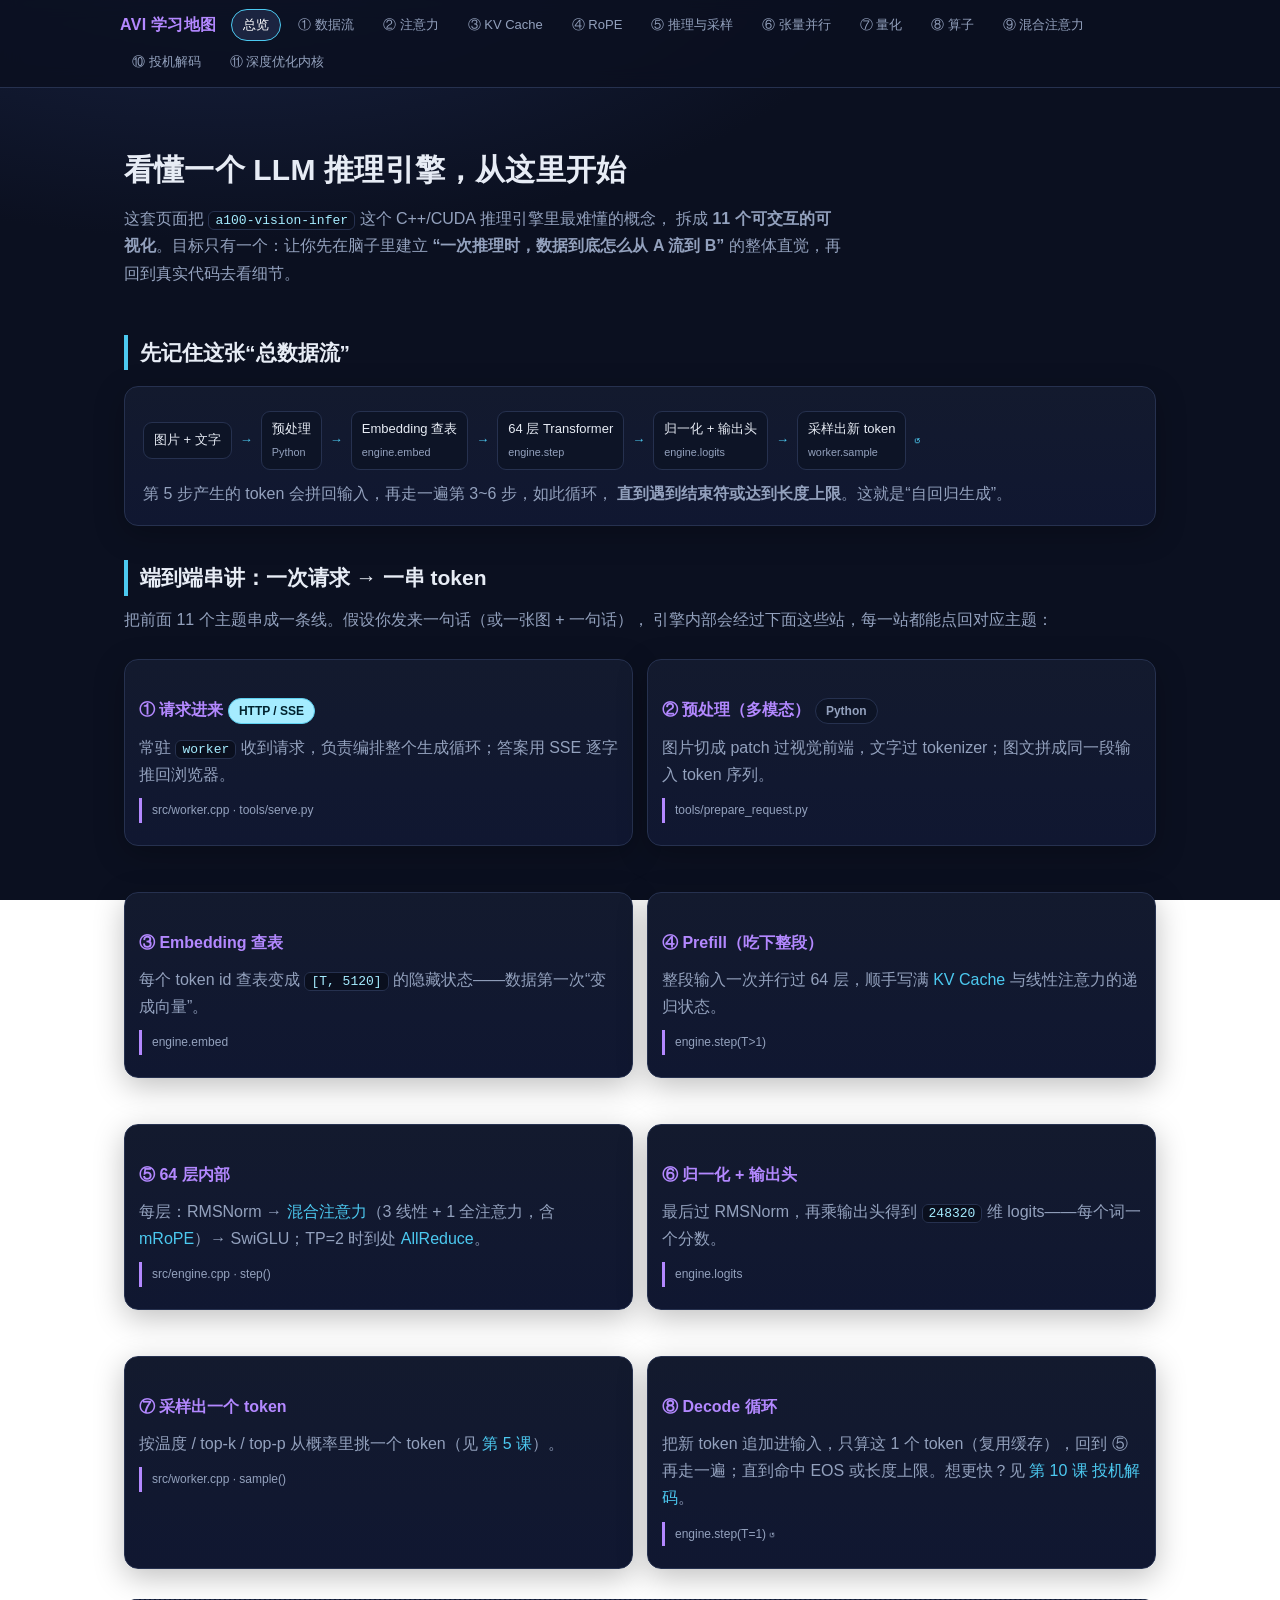
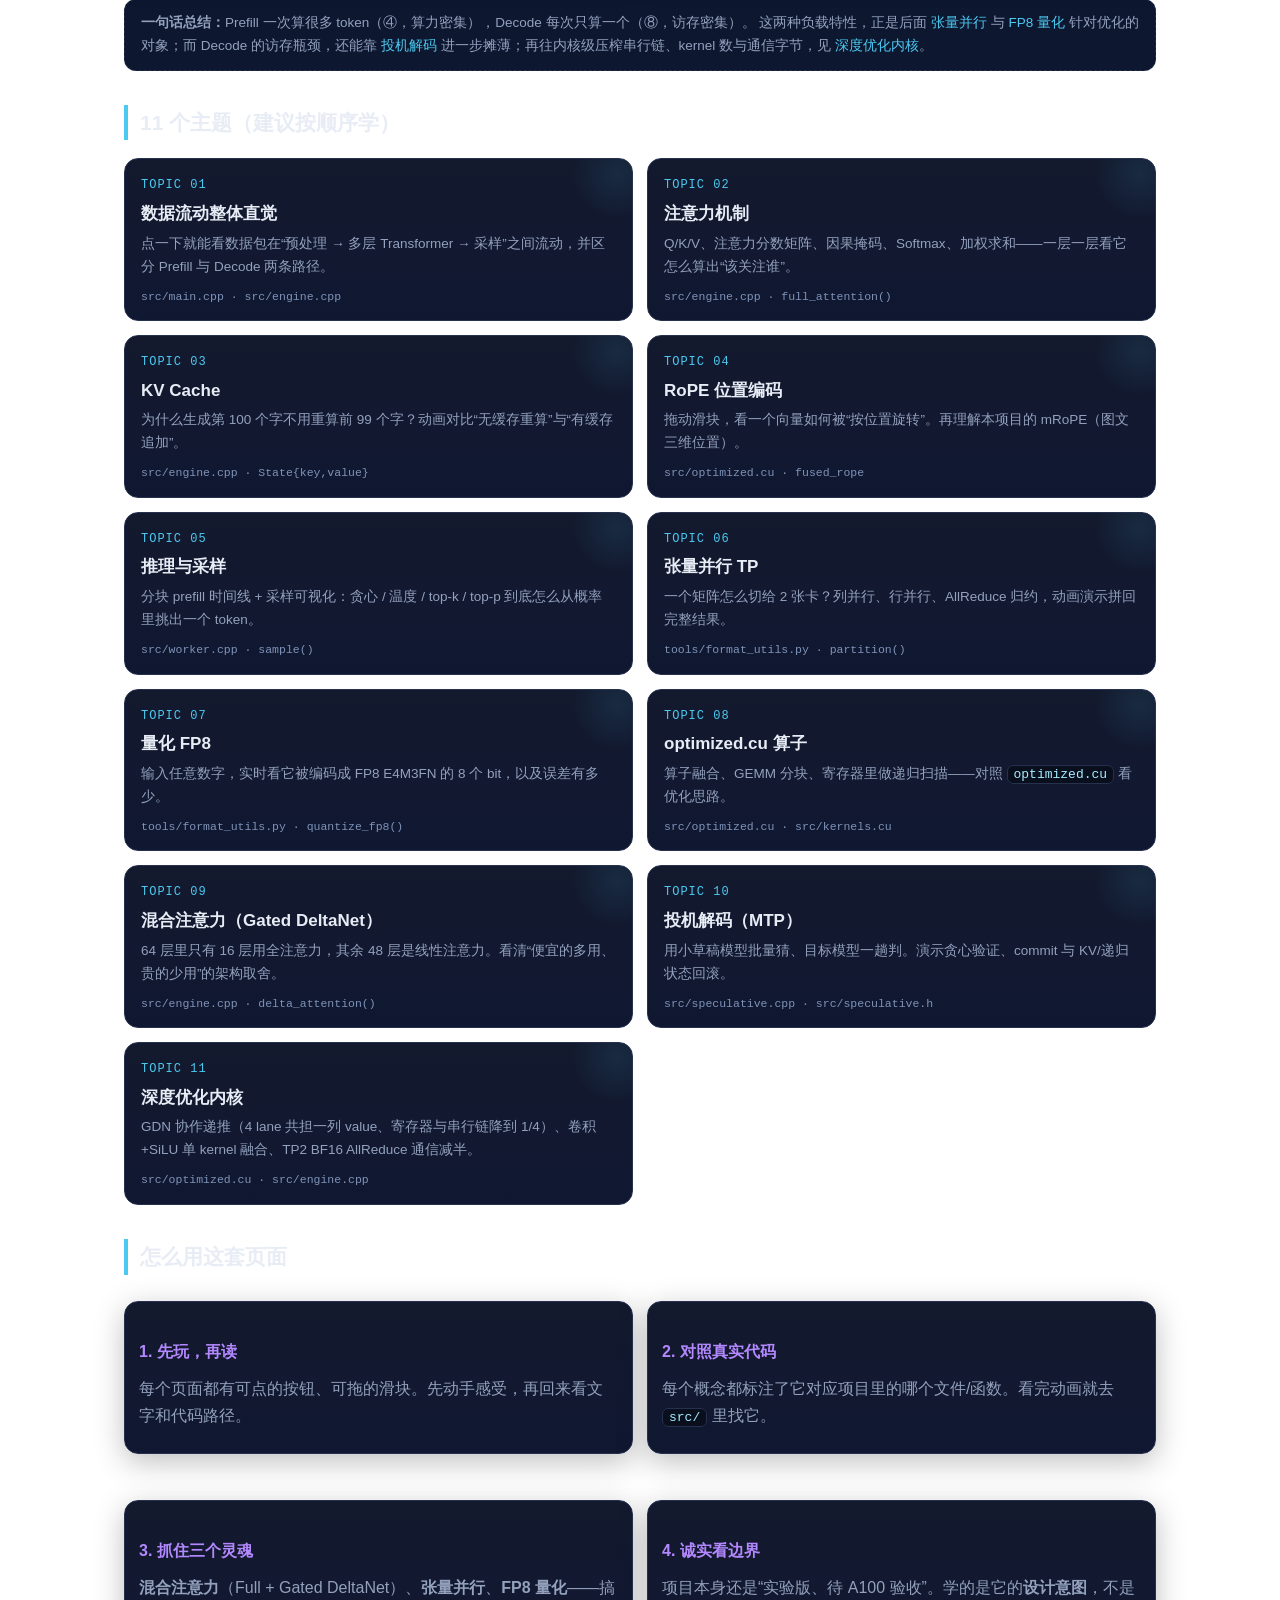
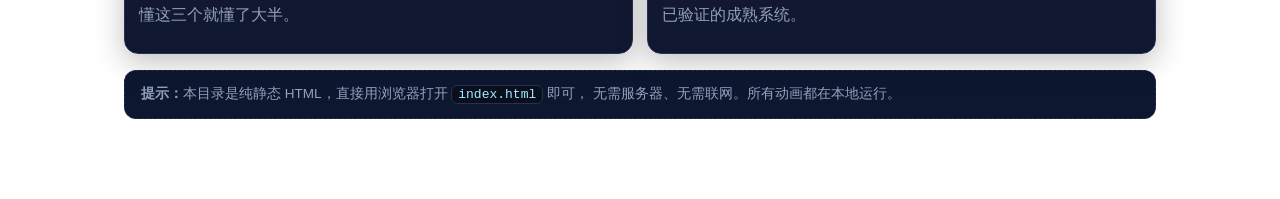
<file: learning/index.html>
<!DOCTYPE html>
<html lang="zh-CN">
<head>
<meta charset="UTF-8">
<meta name="viewport" content="width=device-width, initial-scale=1">
<title>AVI 学习地图 · 总览</title>
<link rel="stylesheet" href="assets/style.css">
<style>
  .hero{padding:8px 0 4px}
  .hero .sub{color:var(--muted);font-size:16px;max-width:720px}
  .cards{display:grid;grid-template-columns:repeat(2,1fr);gap:14px;margin-top:18px}
  @media(max-width:820px){.cards{grid-template-columns:1fr}}
  .topic{display:block;background:linear-gradient(180deg,var(--panel),#101731);border:1px solid var(--border);
    border-radius:14px;padding:16px 16px 14px;transition:.18s;position:relative;overflow:hidden}
  .topic:hover{border-color:var(--accent);transform:translateY(-2px);text-decoration:none}
  .topic .no{font-family:var(--mono);font-size:12px;color:var(--accent);letter-spacing:1px}
  .topic h3{margin:4px 0 4px;color:var(--text);font-size:17px}
  .topic p{margin:0;color:var(--muted);font-size:13.5px}
  .topic .files{margin-top:8px;font-family:var(--mono);font-size:11.5px;color:#7f93b8}
  .topic::after{content:"";position:absolute;right:-30px;top:-30px;width:90px;height:90px;border-radius:50%;
    background:radial-gradient(circle,var(--accent) 0,transparent 70%);opacity:.10}
  .flowbar{display:flex;flex-wrap:wrap;gap:8px;align-items:center;font-size:13px;margin:6px 0 2px}
  .flowbar .node{background:#0d1426;border:1px solid var(--border);border-radius:9px;padding:6px 10px}
  .flowbar .arrow{color:var(--accent)}
  .note{background:#0d1730;border:1px dashed var(--border);border-radius:12px;padding:12px 16px;color:var(--muted);font-size:13.5px}
</style>
</head>
<body>
<nav class="top"><div class="inner">
  <span class="brand">AVI 学习地图</span>
  <a class="active" href="index.html">总览</a>
  <a href="01-transformer-flow.html">① 数据流</a>
  <a href="02-attention.html">② 注意力</a>
  <a href="03-kv-cache.html">③ KV Cache</a>
  <a href="04-rope.html">④ RoPE</a>
  <a href="05-inference.html">⑤ 推理与采样</a>
  <a href="06-tensor-parallel.html">⑥ 张量并行</a>
  <a href="07-quantization.html">⑦ 量化</a>
  <a href="08-optimized-cu.html">⑧ 算子</a>
  <a href="09-hybrid-attention.html">⑨ 混合注意力</a>
  <a href="10-speculative.html">⑩ 投机解码</a>
  <a href="11-deep-optimization.html">⑪ 深度优化内核</a>
</div></nav>

<div class="wrap">
  <div class="hero">
    <h1>看懂一个 LLM 推理引擎，从这里开始</h1>
    <p class="sub">
      这套页面把 <code>a100-vision-infer</code> 这个 C++/CUDA 推理引擎里最难懂的概念，
      拆成 <b>11 个可交互的可视化</b>。目标只有一个：让你先在脑子里建立
      <b>“一次推理时，数据到底怎么从 A 流到 B”</b> 的整体直觉，再回到真实代码去看细节。
    </p>
  </div>

  <h2>先记住这张“总数据流”</h2>
  <div class="card">
    <div class="flowbar">
      <span class="node">图片 + 文字</span><span class="arrow">→</span>
      <span class="node">预处理<br><small>Python</small></span><span class="arrow">→</span>
      <span class="node">Embedding 查表<br><small>engine.embed</small></span><span class="arrow">→</span>
      <span class="node">64 层 Transformer<br><small>engine.step</small></span><span class="arrow">→</span>
      <span class="node">归一化 + 输出头<br><small>engine.logits</small></span><span class="arrow">→</span>
      <span class="node">采样出新 token<br><small>worker.sample</small></span><span class="arrow">↺</span>
    </div>
    <p class="muted" style="margin-bottom:0">
      第 5 步产生的 token 会拼回输入，再走一遍第 3~6 步，如此循环，
      <b>直到遇到结束符或达到长度上限</b>。这就是“自回归生成”。
    </p>
  </div>

  <h2>端到端串讲：一次请求 → 一串 token</h2>
  <p class="muted" style="margin-top:0">
    把前面 11 个主题串成一条线。假设你发来一句话（或一张图 + 一句话），
    引擎内部会经过下面这些站，每一站都能点回对应主题：
  </p>
  <div class="grid g2">
    <div class="card tight">
      <h3>① 请求进来 <span class="pill acc">HTTP / SSE</span></h3>
      <p class="muted">常驻 <code>worker</code> 收到请求，负责编排整个生成循环；答案用 SSE 逐字推回浏览器。</p>
      <div class="filetip">src/worker.cpp · tools/serve.py</div>
    </div>
    <div class="card tight">
      <h3>② 预处理（多模态） <span class="pill">Python</span></h3>
      <p class="muted">图片切成 patch 过视觉前端，文字过 tokenizer；图文拼成同一段输入 token 序列。</p>
      <div class="filetip">tools/prepare_request.py</div>
    </div>
    <div class="card tight">
      <h3>③ Embedding 查表</h3>
      <p class="muted">每个 token id 查表变成 <code>[T, 5120]</code> 的隐藏状态——数据第一次“变成向量”。</p>
      <div class="filetip">engine.embed</div>
    </div>
    <div class="card tight">
      <h3>④ Prefill（吃下整段）</h3>
      <p class="muted">整段输入一次并行过 64 层，顺手写满 <a href="03-kv-cache.html">KV Cache</a> 与线性注意力的递归状态。</p>
      <div class="filetip">engine.step(T&gt;1)</div>
    </div>
    <div class="card tight">
      <h3>⑤ 64 层内部</h3>
      <p class="muted">每层：RMSNorm → <a href="09-hybrid-attention.html">混合注意力</a>（3 线性 + 1 全注意力，含 <a href="04-rope.html">mRoPE</a>）→ SwiGLU；TP=2 时到处 <a href="06-tensor-parallel.html">AllReduce</a>。</p>
      <div class="filetip">src/engine.cpp · step()</div>
    </div>
    <div class="card tight">
      <h3>⑥ 归一化 + 输出头</h3>
      <p class="muted">最后过 RMSNorm，再乘输出头得到 <code>248320</code> 维 logits——每个词一个分数。</p>
      <div class="filetip">engine.logits</div>
    </div>
    <div class="card tight">
      <h3>⑦ 采样出一个 token</h3>
      <p class="muted">按温度 / top-k / top-p 从概率里挑一个 token（见 <a href="05-inference.html">第 5 课</a>）。</p>
      <div class="filetip">src/worker.cpp · sample()</div>
    </div>
    <div class="card tight">
      <h3>⑧ Decode 循环</h3>
      <p class="muted">把新 token 追加进输入，只算这 1 个 token（复用缓存），回到 ⑤ 再走一遍；直到命中 EOS 或长度上限。想更快？见 <a href="10-speculative.html">第 10 课 投机解码</a>。</p>
      <div class="filetip">engine.step(T=1) ↺</div>
    </div>
  </div>
  <div class="note" style="margin-top:14px">
    <b>一句话总结：</b>Prefill 一次算很多 token（④，算力密集），Decode 每次只算一个（⑧，访存密集）。
    这两种负载特性，正是后面 <a href="06-tensor-parallel.html">张量并行</a> 与 <a href="07-quantization.html">FP8 量化</a> 针对优化的对象；而 Decode 的访存瓶颈，还能靠 <a href="10-speculative.html">投机解码</a> 进一步摊薄；再往内核级压榨串行链、kernel 数与通信字节，见 <a href="11-deep-optimization.html">深度优化内核</a>。
  </div>

  <h2>11 个主题（建议按顺序学）</h2>
  <div class="cards">
    <a class="topic" href="01-transformer-flow.html">
      <div class="no">TOPIC 01</div>
      <h3>数据流动整体直觉</h3>
      <p>点一下就能看数据包在“预处理 → 多层 Transformer → 采样”之间流动，并区分 Prefill 与 Decode 两条路径。</p>
      <div class="files">src/main.cpp · src/engine.cpp</div>
    </a>
    <a class="topic" href="02-attention.html">
      <div class="no">TOPIC 02</div>
      <h3>注意力机制</h3>
      <p>Q/K/V、注意力分数矩阵、因果掩码、Softmax、加权求和——一层一层看它怎么算出“该关注谁”。</p>
      <div class="files">src/engine.cpp · full_attention()</div>
    </a>
    <a class="topic" href="03-kv-cache.html">
      <div class="no">TOPIC 03</div>
      <h3>KV Cache</h3>
      <p>为什么生成第 100 个字不用重算前 99 个字？动画对比“无缓存重算”与“有缓存追加”。</p>
      <div class="files">src/engine.cpp · State{key,value}</div>
    </a>
    <a class="topic" href="04-rope.html">
      <div class="no">TOPIC 04</div>
      <h3>RoPE 位置编码</h3>
      <p>拖动滑块，看一个向量如何被“按位置旋转”。再理解本项目的 mRoPE（图文三维位置）。</p>
      <div class="files">src/optimized.cu · fused_rope</div>
    </a>
    <a class="topic" href="05-inference.html">
      <div class="no">TOPIC 05</div>
      <h3>推理与采样</h3>
      <p>分块 prefill 时间线 + 采样可视化：贪心 / 温度 / top-k / top-p 到底怎么从概率里挑出一个 token。</p>
      <div class="files">src/worker.cpp · sample()</div>
    </a>
    <a class="topic" href="06-tensor-parallel.html">
      <div class="no">TOPIC 06</div>
      <h3>张量并行 TP</h3>
      <p>一个矩阵怎么切给 2 张卡？列并行、行并行、AllReduce 归约，动画演示拼回完整结果。</p>
      <div class="files">tools/format_utils.py · partition()</div>
    </a>
    <a class="topic" href="07-quantization.html">
      <div class="no">TOPIC 07</div>
      <h3>量化 FP8</h3>
      <p>输入任意数字，实时看它被编码成 FP8 E4M3FN 的 8 个 bit，以及误差有多少。</p>
      <div class="files">tools/format_utils.py · quantize_fp8()</div>
    </a>
    <a class="topic" href="08-optimized-cu.html">
      <div class="no">TOPIC 08</div>
      <h3>optimized.cu 算子</h3>
      <p>算子融合、GEMM 分块、寄存器里做递归扫描——对照 <code>optimized.cu</code> 看优化思路。</p>
      <div class="files">src/optimized.cu · src/kernels.cu</div>
    </a>
    <a class="topic" href="09-hybrid-attention.html">
      <div class="no">TOPIC 09</div>
      <h3>混合注意力（Gated DeltaNet）</h3>
      <p>64 层里只有 16 层用全注意力，其余 48 层是线性注意力。看清“便宜的多用、贵的少用”的架构取舍。</p>
      <div class="files">src/engine.cpp · delta_attention()</div>
    </a>
    <a class="topic" href="10-speculative.html">
      <div class="no">TOPIC 10</div>
      <h3>投机解码（MTP）</h3>
      <p>用小草稿模型批量猜、目标模型一趟判。演示贪心验证、commit 与 KV/递归状态回滚。</p>
      <div class="files">src/speculative.cpp · src/speculative.h</div>
    </a>
    <a class="topic" href="11-deep-optimization.html">
      <div class="no">TOPIC 11</div>
      <h3>深度优化内核</h3>
      <p>GDN 协作递推（4 lane 共担一列 value、寄存器与串行链降到 1/4）、卷积+SiLU 单 kernel 融合、TP2 BF16 AllReduce 通信减半。</p>
      <div class="files">src/optimized.cu · src/engine.cpp</div>
    </a>
  </div>

  <h2>怎么用这套页面</h2>
  <div class="grid g2">
    <div class="card tight">
      <h3>1. 先玩，再读</h3>
      <p class="muted">每个页面都有可点的按钮、可拖的滑块。先动手感受，再回来看文字和代码路径。</p>
    </div>
    <div class="card tight">
      <h3>2. 对照真实代码</h3>
      <p class="muted">每个概念都标注了它对应项目里的哪个文件/函数。看完动画就去 <code>src/</code> 里找它。</p>
    </div>
    <div class="card tight">
      <h3>3. 抓住三个灵魂</h3>
      <p class="muted"><b>混合注意力</b>（Full + Gated DeltaNet）、<b>张量并行</b>、<b>FP8 量化</b>——搞懂这三个就懂了大半。</p>
    </div>
    <div class="card tight">
      <h3>4. 诚实看边界</h3>
      <p class="muted">项目本身还是“实验版、待 A100 验收”。学的是它的<b>设计意图</b>，不是已验证的成熟系统。</p>
    </div>
  </div>

  <div class="note">
    <b>提示：</b>本目录是纯静态 HTML，直接用浏览器打开 <code>index.html</code> 即可，
    无需服务器、无需联网。所有动画都在本地运行。
  </div>
</div>
</body>
</html>
</file>
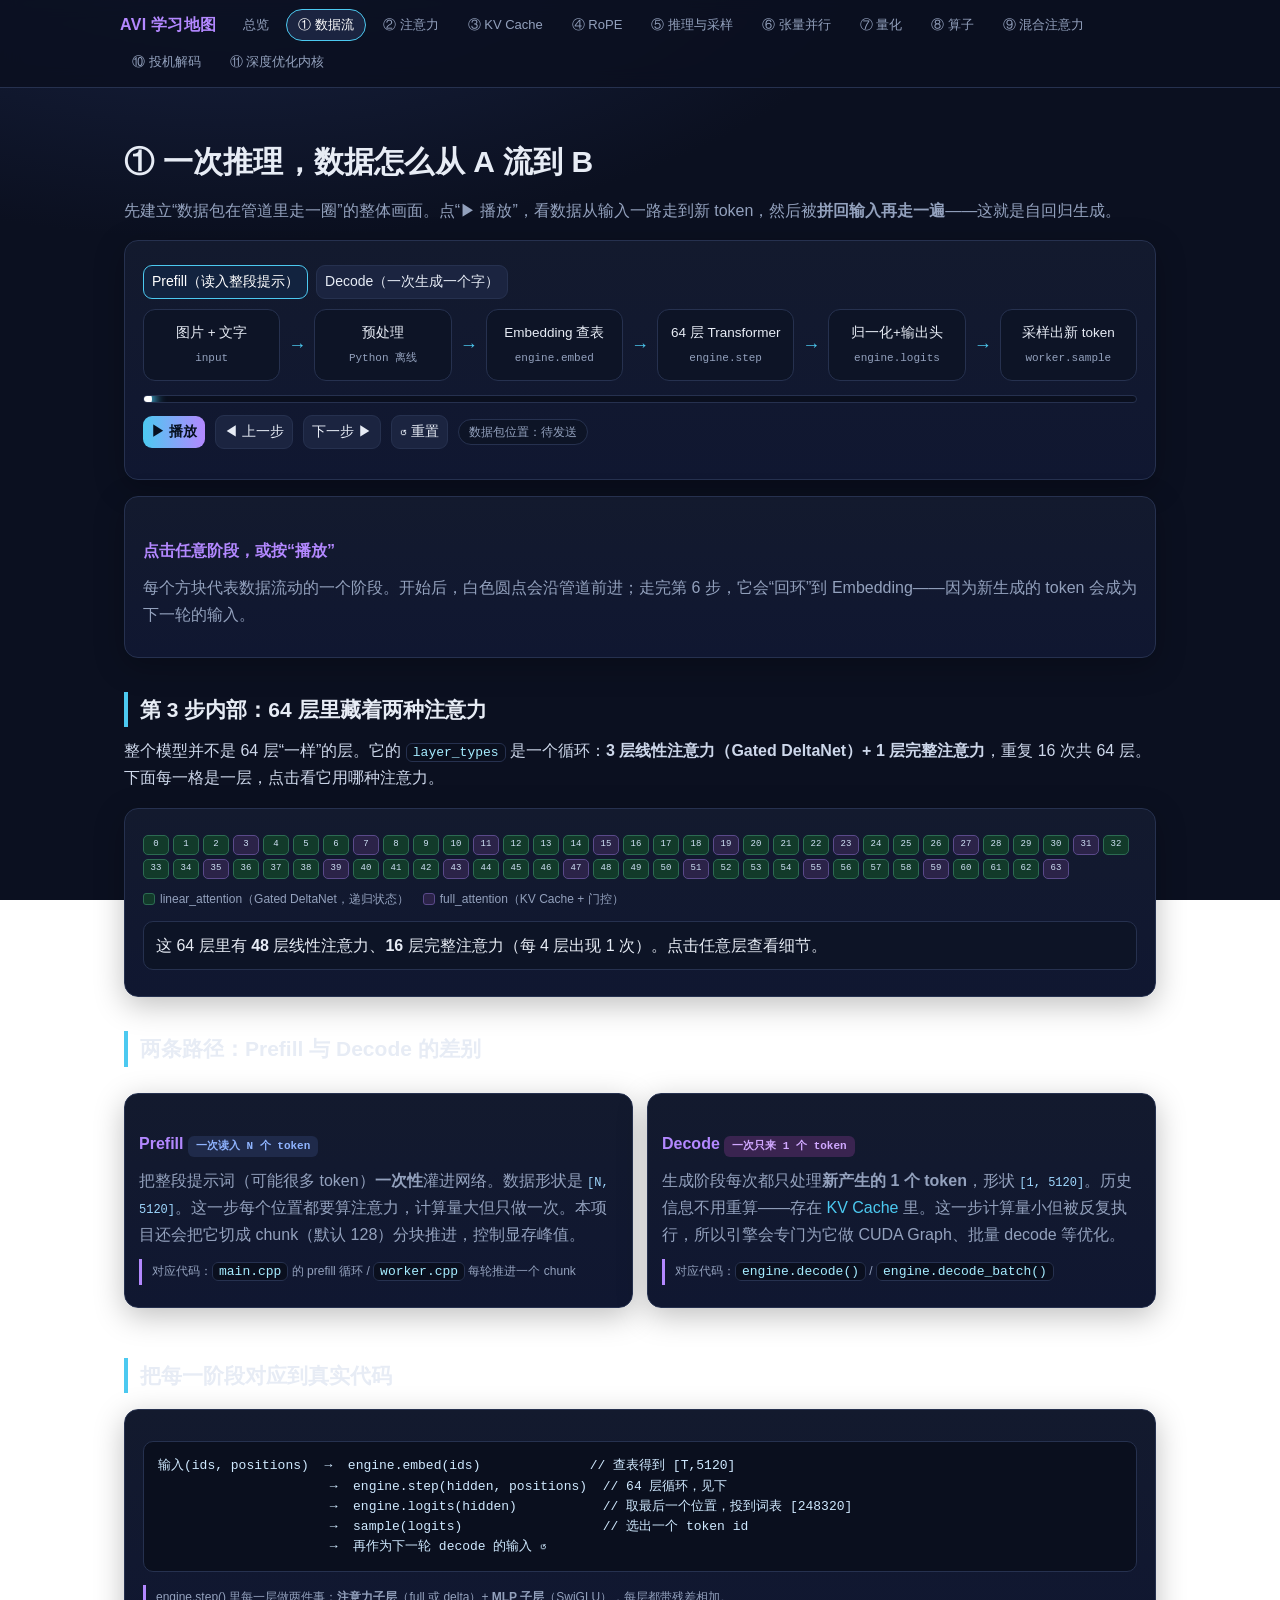
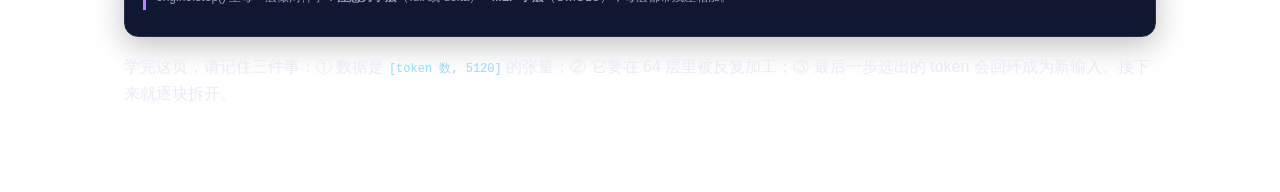
<file: learning/01-transformer-flow.html>
<!DOCTYPE html>
<html lang="zh-CN">
<head>
<meta charset="UTF-8">
<meta name="viewport" content="width=device-width, initial-scale=1">
<title>① 数据流动整体直觉 · AVI 学习地图</title>
<link rel="stylesheet" href="assets/style.css">
<style>
  .flow{display:flex;flex-wrap:wrap;align-items:stretch;gap:6px;margin:10px 0 4px}
  .fnode{flex:1 1 120px;min-width:118px;background:#0d1426;border:1px solid var(--border);border-radius:12px;
    padding:12px 10px;text-align:center;font-size:13.5px;transition:.25s;position:relative}
  .fnode small{display:block;color:var(--muted);font-size:11px;margin-top:4px;font-family:var(--mono)}
  .fnode.on{border-color:var(--accent);background:linear-gradient(180deg,#12233f,#0d1a30);
    box-shadow:0 0 0 2px rgba(76,201,240,.35),0 8px 24px rgba(76,201,240,.18);transform:translateY(-3px)}
  .fnode.done{border-color:#2c6b52}
  .farrow{align-self:center;color:var(--accent);font-size:18px;padding:0 2px}
  .track{position:relative;height:8px;background:#0a0f1e;border:1px solid var(--border);border-radius:999px;margin:14px 0 6px;overflow:hidden}
  .track i{position:absolute;left:0;top:0;bottom:0;width:0;background:linear-gradient(90deg,var(--accent),var(--accent2));transition:width .35s}
  .dot{position:absolute;top:50%;width:16px;height:16px;border-radius:50%;background:#fff;box-shadow:0 0 12px 3px var(--accent);
    transform:translate(-50%,-50%);transition:left .35s}
  #detail{min-height:118px}
  .layerstack{display:flex;flex-wrap:wrap;gap:4px;margin-top:8px}
  .lyr{width:26px;height:20px;border-radius:5px;border:1px solid var(--border);cursor:pointer;
    display:flex;align-items:center;justify-content:center;font-size:9px;font-family:var(--mono);color:#cfe0f5;transition:.15s}
  .lyr.lin{background:#123a2a;border-color:#2c6b52}
  .lyr.full{background:#2b2348;border-color:#5a4a8a}
  .lyr:hover,.lyr.on{outline:2px solid var(--accent);transform:translateY(-2px)}
  .shapes{font-family:var(--mono);font-size:12px;color:#9fd8ff}
  .switchline{display:flex;gap:8px;margin:6px 0}
  .switchline button.sel{border-color:var(--accent);color:#fff;background:#12233f}
  .pipebox{background:#0d1426;border:1px solid var(--border);border-radius:10px;padding:10px 12px;margin:8px 0}
</style>
</head>
<body>
<nav class="top"><div class="inner">
  <span class="brand">AVI 学习地图</span>
  <a href="index.html">总览</a>
  <a class="active" href="01-transformer-flow.html">① 数据流</a>
  <a href="02-attention.html">② 注意力</a>
  <a href="03-kv-cache.html">③ KV Cache</a>
  <a href="04-rope.html">④ RoPE</a>
  <a href="05-inference.html">⑤ 推理与采样</a>
  <a href="06-tensor-parallel.html">⑥ 张量并行</a>
  <a href="07-quantization.html">⑦ 量化</a>
  <a href="08-optimized-cu.html">⑧ 算子</a>
  <a href="09-hybrid-attention.html">⑨ 混合注意力</a>
  <a href="10-speculative.html">⑩ 投机解码</a>
  <a href="11-deep-optimization.html">⑪ 深度优化内核</a>
</div></nav>

<div class="wrap">
  <h1>① 一次推理，数据怎么从 A 流到 B</h1>
  <p class="lead">先建立“数据包在管道里走一圈”的整体画面。点“▶ 播放”，看数据从输入一路走到新 token，然后被<strong>拼回输入再走一遍</strong>——这就是自回归生成。</p>

  <div class="card">
    <div class="switchline">
      <button id="mode-prefill" class="small sel">Prefill（读入整段提示）</button>
      <button id="mode-decode" class="small">Decode（一次生成一个字）</button>
    </div>
    <div class="flow" id="flow">
      <div class="fnode" data-i="0">图片 + 文字<small>input</small></div>
      <div class="farrow">→</div>
      <div class="fnode" data-i="1">预处理<small>Python 离线</small></div>
      <div class="farrow">→</div>
      <div class="fnode" data-i="2">Embedding 查表<small>engine.embed</small></div>
      <div class="farrow">→</div>
      <div class="fnode" data-i="3">64 层 Transformer<small>engine.step</small></div>
      <div class="farrow">→</div>
      <div class="fnode" data-i="4">归一化+输出头<small>engine.logits</small></div>
      <div class="farrow">→</div>
      <div class="fnode" data-i="5">采样出新 token<small>worker.sample</small></div>
    </div>
    <div class="track"><i id="bar"></i><span class="dot" id="dot" style="left:0"></span></div>
    <div class="row">
      <button id="play" class="primary small">▶ 播放</button>
      <button id="prev" class="small">◀ 上一步</button>
      <button id="next" class="small">下一步 ▶</button>
      <button id="reset" class="small">↺ 重置</button>
      <span class="pill" id="looplabel">数据包位置：待发送</span>
    </div>
  </div>

  <div class="card" id="detail">
    <h3 id="d-title">点击任意阶段，或按“播放”</h3>
    <p id="d-body" class="muted">每个方块代表数据流动的一个阶段。开始后，白色圆点会沿管道前进；走完第 6 步，它会“回环”到 Embedding——因为新生成的 token 会成为下一轮的输入。</p>
  </div>

  <h2>第 3 步内部：64 层里藏着两种注意力</h2>
  <p>整个模型并不是 64 层“一样”的层。它的 <code>layer_types</code> 是一个循环：<strong>3 层线性注意力（Gated DeltaNet）+ 1 层完整注意力</strong>，重复 16 次共 64 层。下面每一格是一层，点击看它用哪种注意力。</p>

  <div class="card">
    <div class="layerstack" id="layers"></div>
    <div class="legend" style="margin-top:10px">
      <span><b style="background:#123a2a;border:1px solid #2c6b52"></b>linear_attention（Gated DeltaNet，递归状态）</span>
      <span><b style="background:#2b2348;border:1px solid #5a4a8a"></b>full_attention（KV Cache + 门控）</span>
    </div>
    <div class="pipebox" id="layerInfo" style="margin-top:12px">点击上方任意一层 → 这里显示该层的数据通路。</div>
  </div>

  <h2>两条路径：Prefill 与 Decode 的差别</h2>
  <div class="grid g2">
    <div class="card tight">
      <h3>Prefill <span class="tag p">一次读入 N 个 token</span></h3>
      <p class="muted">把整段提示词（可能很多 token）<strong>一次性</strong>灌进网络。数据形状是 <span class="shapes">[N, 5120]</span>。这一步每个位置都要算注意力，计算量大但只做一次。本项目还会把它切成 chunk（默认 128）分块推进，控制显存峰值。</p>
      <div class="filetip">对应代码：<code>main.cpp</code> 的 prefill 循环 / <code>worker.cpp</code> 每轮推进一个 chunk</div>
    </div>
    <div class="card tight">
      <h3>Decode <span class="tag d">一次只来 1 个 token</span></h3>
      <p class="muted">生成阶段每次都只处理<strong>新产生的 1 个 token</strong>，形状 <span class="shapes">[1, 5120]</span>。历史信息不用重算——存在 <a href="03-kv-cache.html">KV Cache</a> 里。这一步计算量小但被反复执行，所以引擎会专门为它做 CUDA Graph、批量 decode 等优化。</p>
      <div class="filetip">对应代码：<code>engine.decode()</code> / <code>engine.decode_batch()</code></div>
    </div>
  </div>

  <h2>把每一阶段对应到真实代码</h2>
  <div class="card">
    <pre><code>输入(ids, positions)  →  engine.embed(ids)              // 查表得到 [T,5120]
                      →  engine.step(hidden, positions)  // 64 层循环，见下
                      →  engine.logits(hidden)           // 取最后一个位置，投到词表 [248320]
                      →  sample(logits)                  // 选出一个 token id
                      →  再作为下一轮 decode 的输入 ↺</code></pre>
    <div class="filetip">engine.step() 里每一层做两件事：<strong>注意力子层</strong>（full 或 delta）+ <strong>MLP 子层</strong>（SwiGLU），每层都带残差相加。</div>
  </div>

  <div class="note">学完这页，请记住三件事：① 数据是 <span class="shapes">[token 数, 5120]</span> 的张量；② 它要在 64 层里被反复加工；③ 最后一步选出的 token 会回环成为新输入。接下来就逐块拆开。</div>
</div>

<script>
const NAV=[
  {t:"① 图片 + 文字",b:"原始输入：<b>文本 token id</b> 和<b>图片</b>。文本被分词成 id 序列；图片被切成 patch。这一步还在模型之外。"},
  {t:"② 预处理",b:"Python 离线完成：文本分词 → <code>input_ids</code>；图片切 patch、算坐标、算 mRoPE 位置。产物是一个 <code>avi-request-v1</code> 请求目录。见 <code>tools/prepare_request.py</code>。"},
  {t:"③ Embedding 查表",b:"把每个 token id 换成一条向量：<code>engine.embed(ids)</code>。输出形状 <span class='shapes'>[T, 5120]</span>。图片特征会用 <code>index_copy_</code> 替换掉 image token 对应的位置。"},
  {t:"④ 64 层 Transformer",b:"核心计算区。<code>engine.step()</code> 把这批向量依次送进 64 层；每层 = 注意力子层 + MLP 子层，并做残差相加。两种层交替出现（3 线性 + 1 完整）。"},
  {t:"⑤ 归一化 + 输出头",b:"<code>engine.logits()</code> 先做最终 RMSNorm，再用 <code>lm_head</code> 把 5120 维映射到词表 248320 维，得到每个词的“打分”。"},
  {t:"⑥ 采样出新 token",b:"<code>sample()</code> 根据打分（可加温度/top-k/top-p）选出一个 token。它会被拼回输入，再次进入第 2~6 步，直到遇到结束符。↺"}
];
const PREPOST={
  prefill:"Prefill：整段提示一次性读入，形状 [N,5120]，每步推进一个 chunk。",
  decode:"Decode：只输入新 token，形状 [1,5120]，靠 KV Cache 复用历史。"
};
let cur=-1, timer=null, mode="prefill";
const flow=document.getElementById("flow");
const nodes=[...flow.querySelectorAll(".fnode")];
const bar=document.getElementById("bar"), dot=document.getElementById("dot");
const looplabel=document.getElementById("looplabel");
const dTitle=document.getElementById("d-title"), dBody=document.getElementById("d-body");

function render(i,loop){
  nodes.forEach((n,k)=>{n.classList.toggle("on",k===i&&!loop);n.classList.toggle("done",k<i);});
  const pct=i<0?0:(i/(nodes.length-1))*100;
  bar.style.width=pct+"%";
  dot.style.left=pct+"%";
  if(i<0){dTitle.textContent="点击任意阶段，或按“播放”";dBody.innerHTML="每个方块代表数据流动的一个阶段。";looplabel.textContent="数据包位置：待发送";return;}
  dTitle.textContent=NAV[i].t;
  dBody.innerHTML=NAV[i].b+(i===2||i===3?" <span class='pill acc'>"+PREPOST[mode]+"</span>":"");
  looplabel.textContent=loop?"↺ 已回环：新 token 成为输入":"数据包位置："+NAV[i].t.replace(/^[①②③④⑤⑥]\s*/,"");
}
function step(dir){cur+=dir;if(cur<0)cur=0;if(cur>NAV.length-1)cur=NAV.length-1;render(cur,false);}
document.getElementById("next").onclick=()=>step(1);
document.getElementById("prev").onclick=()=>step(-1);
document.getElementById("reset").onclick=()=>{clearInterval(timer);timer=null;cur=-1;render(-1);document.getElementById("play").textContent="▶ 播放";};
document.getElementById("play").onclick=function(){
  if(timer){clearInterval(timer);timer=null;this.textContent="▶ 继续";return;}
  this.textContent="⏸ 暂停";
  if(cur>=NAV.length-1)cur=-1;
  timer=setInterval(()=>{
    if(cur>=NAV.length-1){clearInterval(timer);timer=null;render(NAV.length-1,true);document.getElementById("play").textContent="▶ 重播";return;}
    cur++;render(cur,false);
  },900);
};
document.getElementById("mode-prefill").onclick=function(){mode="prefill";this.classList.add("sel");document.getElementById("mode-decode").classList.remove("sel");render(cur,false);};
document.getElementById("mode-decode").onclick=function(){mode="decode";this.classList.add("sel");document.getElementById("mode-prefill").classList.remove("sel");render(cur,false);};

// 64 层堆叠
const LT=[];
for(let i=0;i<64;i++)LT.push((i%4===3)?"full":"lin");
const stack=document.getElementById("layers"), info=document.getElementById("layerInfo");
LT.forEach((k,i)=>{
  const d=document.createElement("div");
  d.className="lyr "+k;d.textContent=i;d.title="第 "+i+" 层 · "+(k==="full"?"full_attention":"linear_attention");
  d.onclick=()=>{
    [...stack.children].forEach(c=>c.classList.remove("on"));d.classList.add("on");
    info.innerHTML= k==="full"
      ? "<b>第 "+i+" 层 · full_attention</b>：从 <code>x</code> 投影出 Q/K/V(+gate)，RoPE 后写入 <b>KV Cache</b>，用 <code>gqa_decode</code> 对全部历史做注意力，再乘 sigmoid 门控。历史越长，注意力越大。"
      : "<b>第 "+i+" 层 · linear_attention (Gated DeltaNet)</b>：不做“对所有历史求注意力”，而是维护一个固定大小的<b>递归状态</b> <span class='shapes'>[H,K,V]</span>，每来一个 token 就按 delta 规则更新。显存不随长度增长。";
  };
  stack.appendChild(d);
});
let rnd=0; for(let i=0;i<64;i++) if(LT[i]==="full") rnd++;
document.getElementById("layerInfo").innerHTML="这 64 层里有 <b>"+(64-rnd)+"</b> 层线性注意力、<b>"+rnd+"</b> 层完整注意力（每 4 层出现 1 次）。点击任意层查看细节。";
</script>
</body>
</html>
</file>
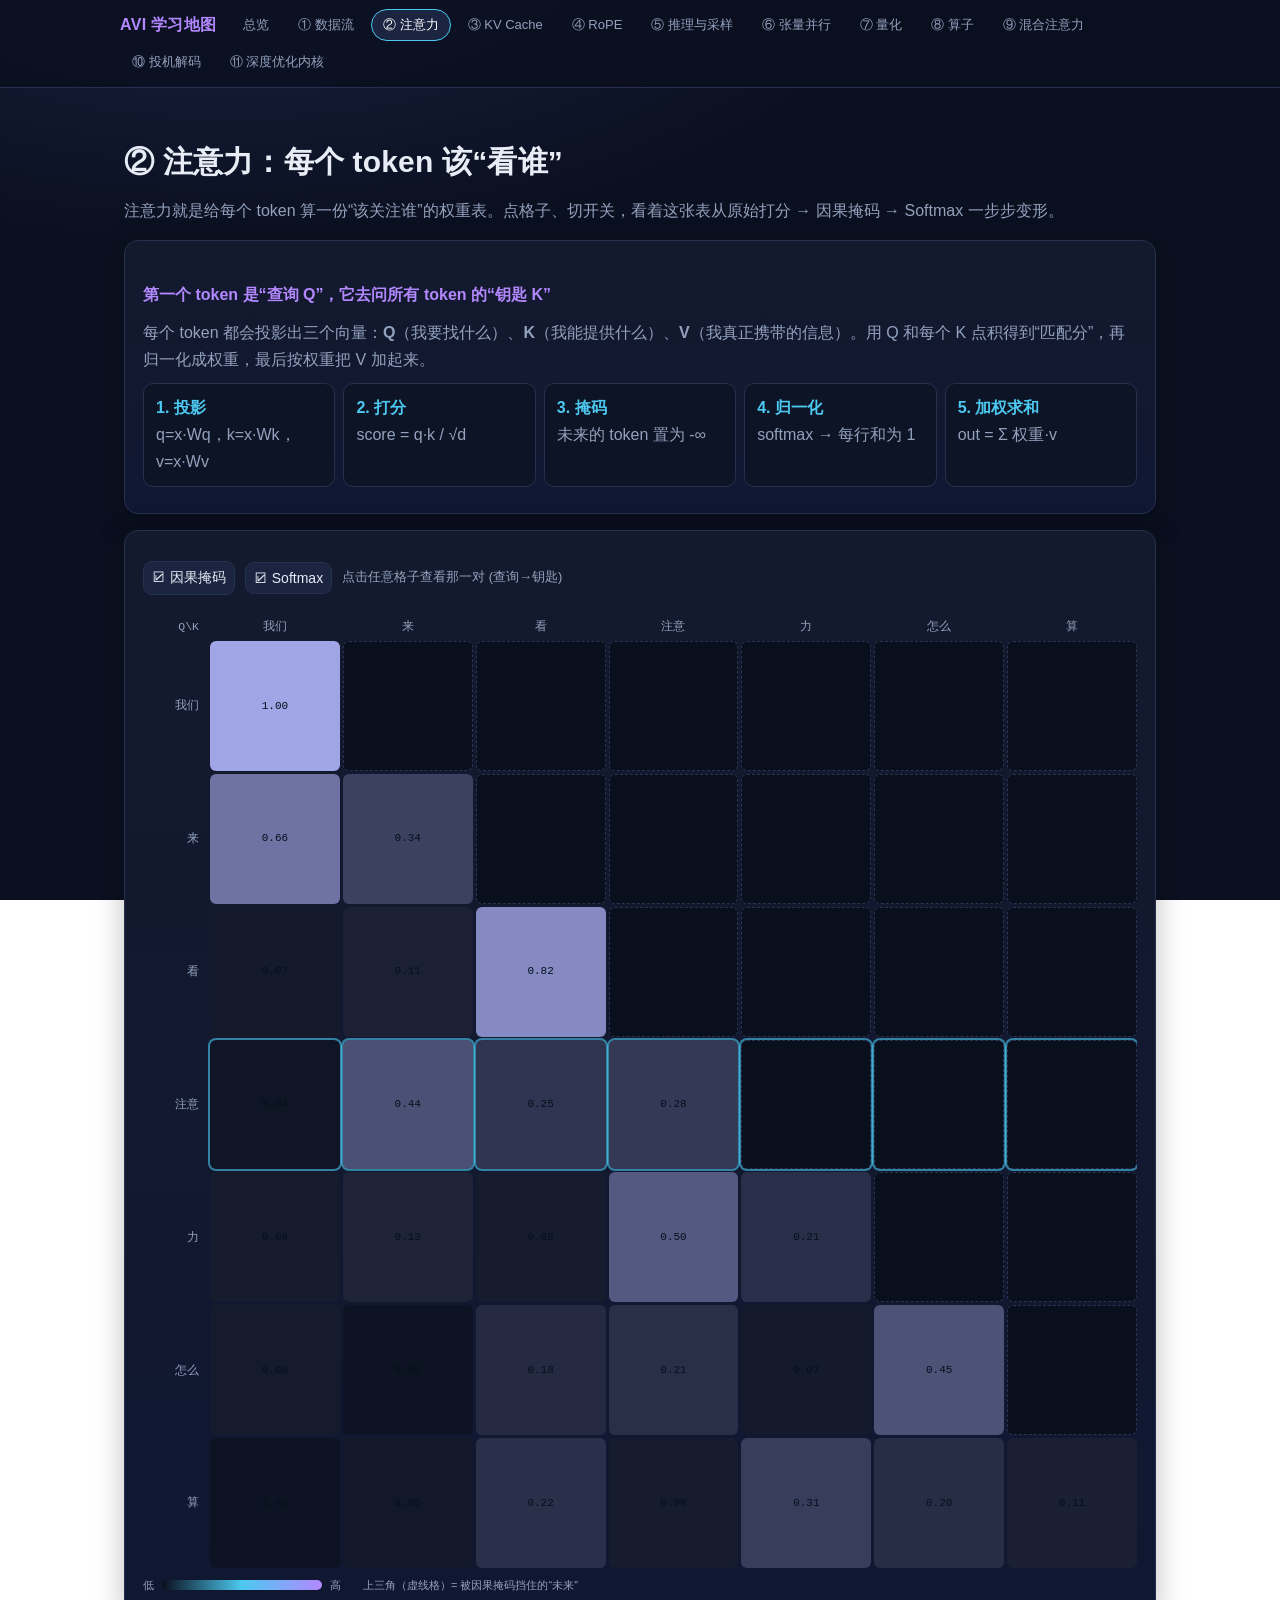
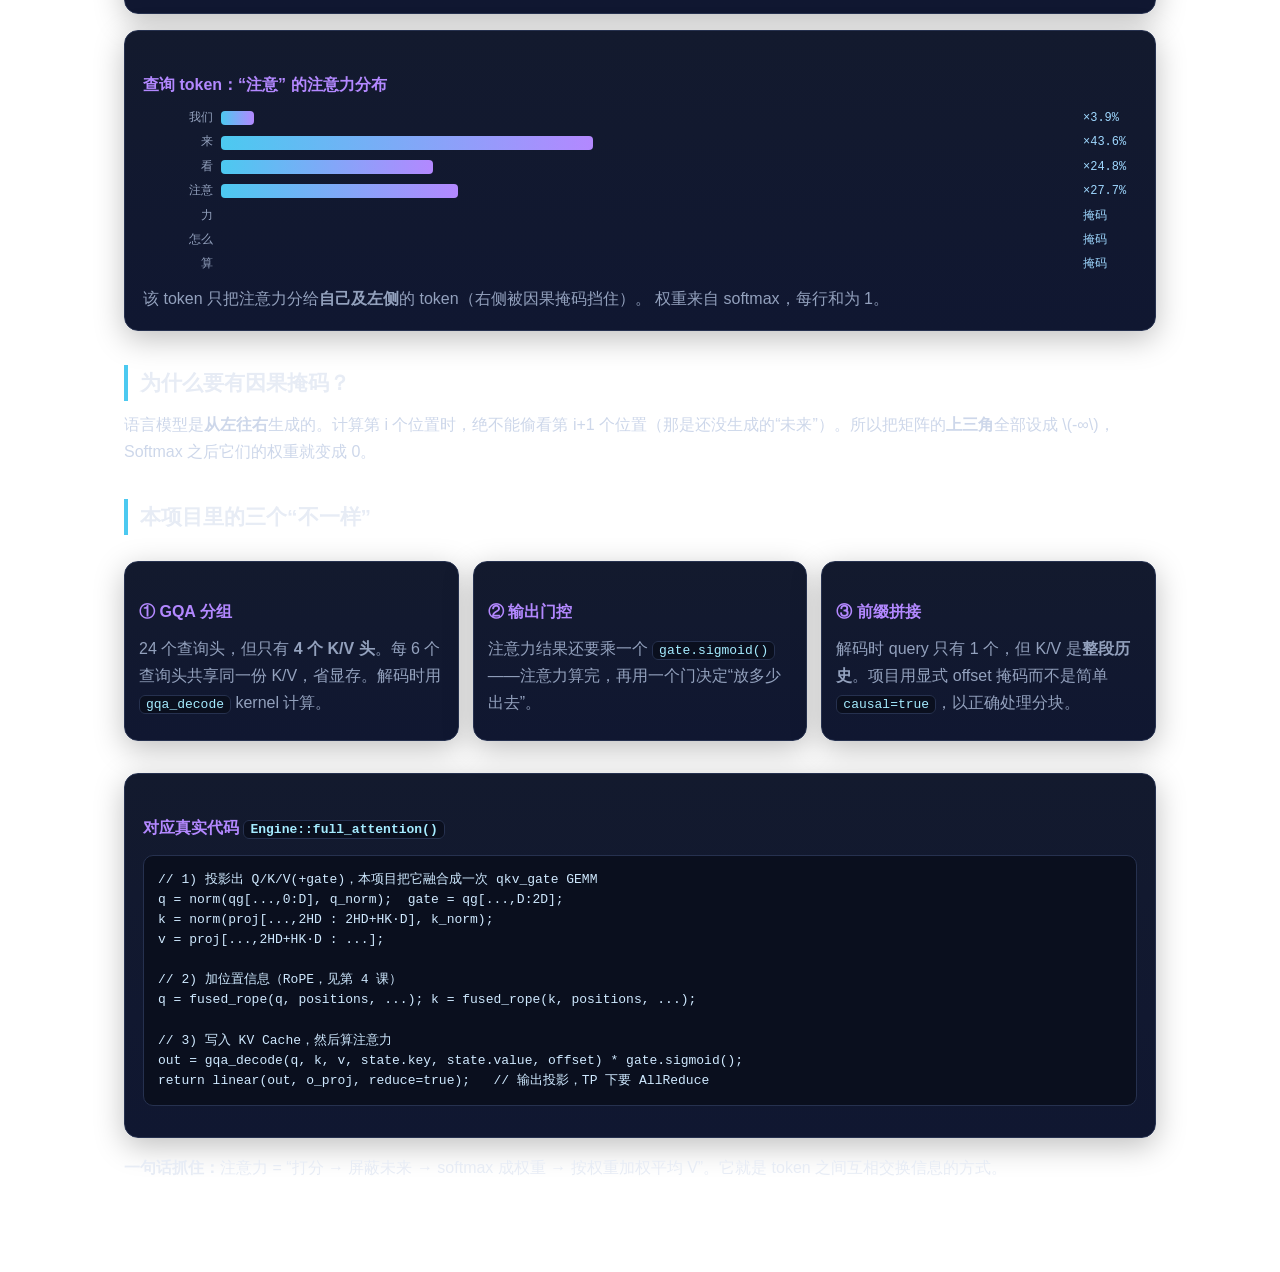
<file: learning/02-attention.html>
<!DOCTYPE html>
<html lang="zh-CN">
<head>
<meta charset="UTF-8">
<meta name="viewport" content="width=device-width, initial-scale=1">
<title>② 注意力机制 · AVI 学习地图</title>
<link rel="stylesheet" href="assets/style.css">
<style>
  .agrid{display:grid;gap:3px;margin-top:8px}
  .cell{aspect-ratio:1;border-radius:6px;display:flex;align-items:center;justify-content:center;
    font-size:11px;font-family:var(--mono);cursor:pointer;border:1px solid transparent;transition:.12s;color:#02121c}
  .cell:hover{border-color:#fff}
  .lbl{display:flex;align-items:center;justify-content:center;font-size:11.5px;color:var(--muted);
    font-family:var(--mono);padding:2px}
  .qlbl{justify-content:flex-end;padding-right:8px}
  .masked{background:#0a0f1e !important;color:#43506e !important;border:1px dashed #2a3350}
  .selected{outline:2px solid #fff;outline-offset:1px}
  .rowhl{box-shadow:0 0 0 2px rgba(76,201,240,.6)}
  .bars{margin-top:10px}
  .barline{display:flex;align-items:center;gap:8px;margin:4px 0;font-size:12px}
  .barline .name{width:70px;text-align:right;color:var(--muted);font-family:var(--mono)}
  .barline .b{height:14px;border-radius:4px;background:linear-gradient(90deg,var(--accent),var(--accent2));transition:width .3s}
  .barline .v{font-family:var(--mono);color:#9fd8ff;width:54px}
  .steps{display:flex;gap:8px;flex-wrap:wrap;margin:8px 0}
  .steps .s{flex:1 1 150px;background:#0d1426;border:1px solid var(--border);border-radius:10px;padding:10px 12px}
  .steps .s b{color:var(--accent)}
  .formula{font-family:var(--mono);background:#0a0f1e;border:1px solid var(--border);border-radius:8px;padding:8px 12px;color:#9fd8ff;display:inline-block;margin:4px 0}
  .legendbar{display:flex;align-items:center;gap:8px;font-size:11px;color:var(--muted);margin-top:8px}
  .grad{height:10px;width:160px;border-radius:5px;background:linear-gradient(90deg,#0a0f1e,#4cc9f0,#b388ff)}
</style>
</head>
<body>
<nav class="top"><div class="inner">
  <span class="brand">AVI 学习地图</span>
  <a href="index.html">总览</a>
  <a href="01-transformer-flow.html">① 数据流</a>
  <a class="active" href="02-attention.html">② 注意力</a>
  <a href="03-kv-cache.html">③ KV Cache</a>
  <a href="04-rope.html">④ RoPE</a>
  <a href="05-inference.html">⑤ 推理与采样</a>
  <a href="06-tensor-parallel.html">⑥ 张量并行</a>
  <a href="07-quantization.html">⑦ 量化</a>
  <a href="08-optimized-cu.html">⑧ 算子</a>
  <a href="09-hybrid-attention.html">⑨ 混合注意力</a>
  <a href="10-speculative.html">⑩ 投机解码</a>
  <a href="11-deep-optimization.html">⑪ 深度优化内核</a>
</div></nav>

<div class="wrap">
  <h1>② 注意力：每个 token 该“看谁”</h1>
  <p class="lead">注意力就是给每个 token 算一份“该关注谁”的权重表。点格子、切开关，看着这张表从原始打分 → 因果掩码 → Softmax 一步步变形。</p>

  <div class="card">
    <h3>第一个 token 是“查询 Q”，它去问所有 token 的“钥匙 K”</h3>
    <p class="muted">每个 token 都会投影出三个向量：<b>Q</b>（我要找什么）、<b>K</b>（我能提供什么）、<b>V</b>（我真正携带的信息）。用 Q 和每个 K 点积得到“匹配分”，再归一化成权重，最后按权重把 V 加起来。</p>
    <div class="steps">
      <div class="s"><b>1. 投影</b><br><span class="muted">q=x·Wq，k=x·Wk，v=x·Wv</span></div>
      <div class="s"><b>2. 打分</b><br><span class="muted">score = q·k / √d</span></div>
      <div class="s"><b>3. 掩码</b><br><span class="muted">未来的 token 置为 -∞</span></div>
      <div class="s"><b>4. 归一化</b><br><span class="muted">softmax → 每行和为 1</span></div>
      <div class="s"><b>5. 加权求和</b><br><span class="muted">out = Σ 权重·v</span></div>
    </div>
  </div>

  <div class="card">
    <div class="row">
      <button id="t-mask" class="small sel">☑ 因果掩码</button>
      <button id="t-soft" class="small sel">☑ Softmax</button>
      <span class="muted" style="font-size:13px">点击任意格子查看那一对 (查询→钥匙)</span>
    </div>
    <div style="overflow:auto">
      <div class="agrid" id="grid"></div>
    </div>
    <div class="legendbar">
      <span>低</span><span class="grad"></span><span>高</span>
      <span style="margin-left:14px">上三角（虚线格）= 被因果掩码挡住的“未来”</span>
    </div>
  </div>

  <div class="card">
    <h3 id="q-title">查询 token：— 的注意力分布</h3>
    <div class="bars" id="bars"></div>
    <p class="muted" style="margin-bottom:0" id="q-note">点上面网格里的任意一行，这里会画出该 token 把注意力分给了哪些 token。注意它只会分给“自己及左边”的历史。</p>
  </div>

  <h2>为什么要有因果掩码？</h2>
  <p>语言模型是<strong>从左往右</strong>生成的。计算第 i 个位置时，绝不能偷看第 i+1 个位置（那是还没生成的“未来”）。所以把矩阵的<b>上三角</b>全部设成 \(-∞\)，Softmax 之后它们的权重就变成 0。</p>

  <h2>本项目里的三个“不一样”</h2>
  <div class="grid g3">
    <div class="card tight">
      <h3>① GQA 分组</h3>
      <p class="muted">24 个查询头，但只有 <b>4 个 K/V 头</b>。每 6 个查询头共享同一份 K/V，省显存。解码时用 <code>gqa_decode</code> kernel 计算。</p>
    </div>
    <div class="card tight">
      <h3>② 输出门控</h3>
      <p class="muted">注意力结果还要乘一个 <code>gate.sigmoid()</code>——注意力算完，再用一个门决定“放多少出去”。</p>
    </div>
    <div class="card tight">
      <h3>③ 前缀拼接</h3>
      <p class="muted">解码时 query 只有 1 个，但 K/V 是<b>整段历史</b>。项目用显式 offset 掩码而不是简单 <code>causal=true</code>，以正确处理分块。</p>
    </div>
  </div>

  <div class="card">
    <h3>对应真实代码 <code>Engine::full_attention()</code></h3>
    <pre><code>// 1) 投影出 Q/K/V(+gate)，本项目把它融合成一次 qkv_gate GEMM
q = norm(qg[...,0:D], q_norm);  gate = qg[...,D:2D];
k = norm(proj[...,2HD : 2HD+HK·D], k_norm);
v = proj[...,2HD+HK·D : ...];

// 2) 加位置信息（RoPE，见第 4 课）
q = fused_rope(q, positions, ...); k = fused_rope(k, positions, ...);

// 3) 写入 KV Cache，然后算注意力
out = gqa_decode(q, k, v, state.key, state.value, offset) * gate.sigmoid();
return linear(out, o_proj, reduce=true);   // 输出投影，TP 下要 AllReduce</code></pre>
  </div>

  <div class="note"><b>一句话抓住：</b>注意力 = “打分 → 屏蔽未来 → softmax 成权重 → 按权重加权平均 V”。它就是 token 之间互相交换信息的方式。</div>
</div>

<script>
const TOK=["我们","来","看","注意","力","怎么","算"];
const T=TOK.length;
// 造一个“局部关注 + 波动”的原始打分矩阵（教学用，非真实数据）
function base(i,j){return 1.6*Math.exp(-Math.abs(i-j)/1.3)+0.9*Math.sin(i*1.7+j*2.3)+0.6*Math.cos(i*0.6-j*1.1);}
let useMask=true, useSoft=true, selQ=3;
const grid=document.getElementById("grid");
const barsEl=document.getElementById("bars");

function rowWeights(i){
  // 返回第 i 行的最终权重（含掩码/softmax）
  const raw=[];
  for(let j=0;j<T;j++){
    if(useMask && j>i) raw.push(null);           // 被掩码
    else raw.push(base(i,j));
  }
  if(!useSoft){ // 直接把原始分按行归一化到 0~1 以便上色
    const vals=raw.filter(v=>v!==null); const mn=Math.min(...vals),mx=Math.max(...vals);
    return raw.map(v=>v===null?null:(mx===mn?0.5:(v-mn)/(mx-mn)));
  }
  const vals=raw.filter(v=>v!==null); const mx=Math.max(...vals);
  const ex=raw.map(v=>v===null?null:Math.exp(v-mx));
  const s=ex.reduce((a,b)=>a+(b||0),0);
  return ex.map(v=>v===null?null:v/s);
}
function color(w){
  if(w===null) return "";
  // 深蓝 -> 青 -> 紫
  const a=Math.min(1,w);
  const r=Math.round(10+a*150), g=Math.round(15+a*150), b=Math.round(30+a*200);
  return `rgb(${r},${g},${b})`;
}
function build(){
  grid.style.gridTemplateColumns=`64px repeat(${T},minmax(34px,1fr))`;
  grid.innerHTML="";
  grid.appendChild(el("lbl qlbl","Q\\K"));
  for(const t of TOK){grid.appendChild(el("lbl",t));}
  for(let i=0;i<T;i++){
    grid.appendChild(el("lbl qlbl",TOK[i]));
    const row=rowWeights(i);
    for(let j=0;j<T;j++){
      const w=row[j];
      const c=document.createElement("div");
      c.className="cell"+(w===null?" masked":"")+(i===selQ?" rowhl":"");
      if(w!==null){c.style.background=color(w);c.textContent=w.toFixed(2);}
      c.onclick=()=>{selQ=i;build();drawBars();};
      c.title=`${TOK[i]} ← ${TOK[j]}`;
      grid.appendChild(c);
    }
  }
}
function el(cls,txt){const d=document.createElement("div");d.className=cls;if(txt)d.textContent=txt;return d;}
function drawBars(){
  const row=rowWeights(selQ);
  document.getElementById("q-title").textContent="查询 token：“"+TOK[selQ]+"” 的注意力分布";
  barsEl.innerHTML="";
  row.forEach((w,j)=>{
    const line=document.createElement("div");line.className="barline";
    const name=el("name",TOK[j]);
    const track=document.createElement("div");track.style.flex="1";track.style.display="flex";track.style.alignItems="center";
    const b=document.createElement("div");b.className="b";
    const shown=w===null?0:w;
    b.style.width=(shown*100)+"%";b.style.background=w===null?"#2a3350":"";
    track.appendChild(b);
    const v=el("v",w===null?"掩码":"×"+(w*100).toFixed(1)+"%");
    line.append(name,track,v);barsEl.appendChild(line);
  });
  document.getElementById("q-note").innerHTML=useMask
    ? "该 token 只把注意力分给<b>自己及左侧</b>的 token（右侧被因果掩码挡住）。"
    : "关闭掩码后，它可以“看到未来”——但真实推理里绝不允许这样。";
  document.getElementById("q-note").innerHTML+=useSoft?" 权重来自 softmax，每行和为 1。":"";
}
document.getElementById("t-mask").onclick=function(){useMask=!useMask;this.classList.toggle("sel",useMask);this.textContent=(useMask?"☑":"☐")+" 因果掩码";build();drawBars();};
document.getElementById("t-soft").onclick=function(){useSoft=!useSoft;this.classList.toggle("sel",useSoft);this.textContent=(useSoft?"☑":"☐")+" Softmax";build();drawBars();};
build();drawBars();
</script>
</body>
</html>
</file>
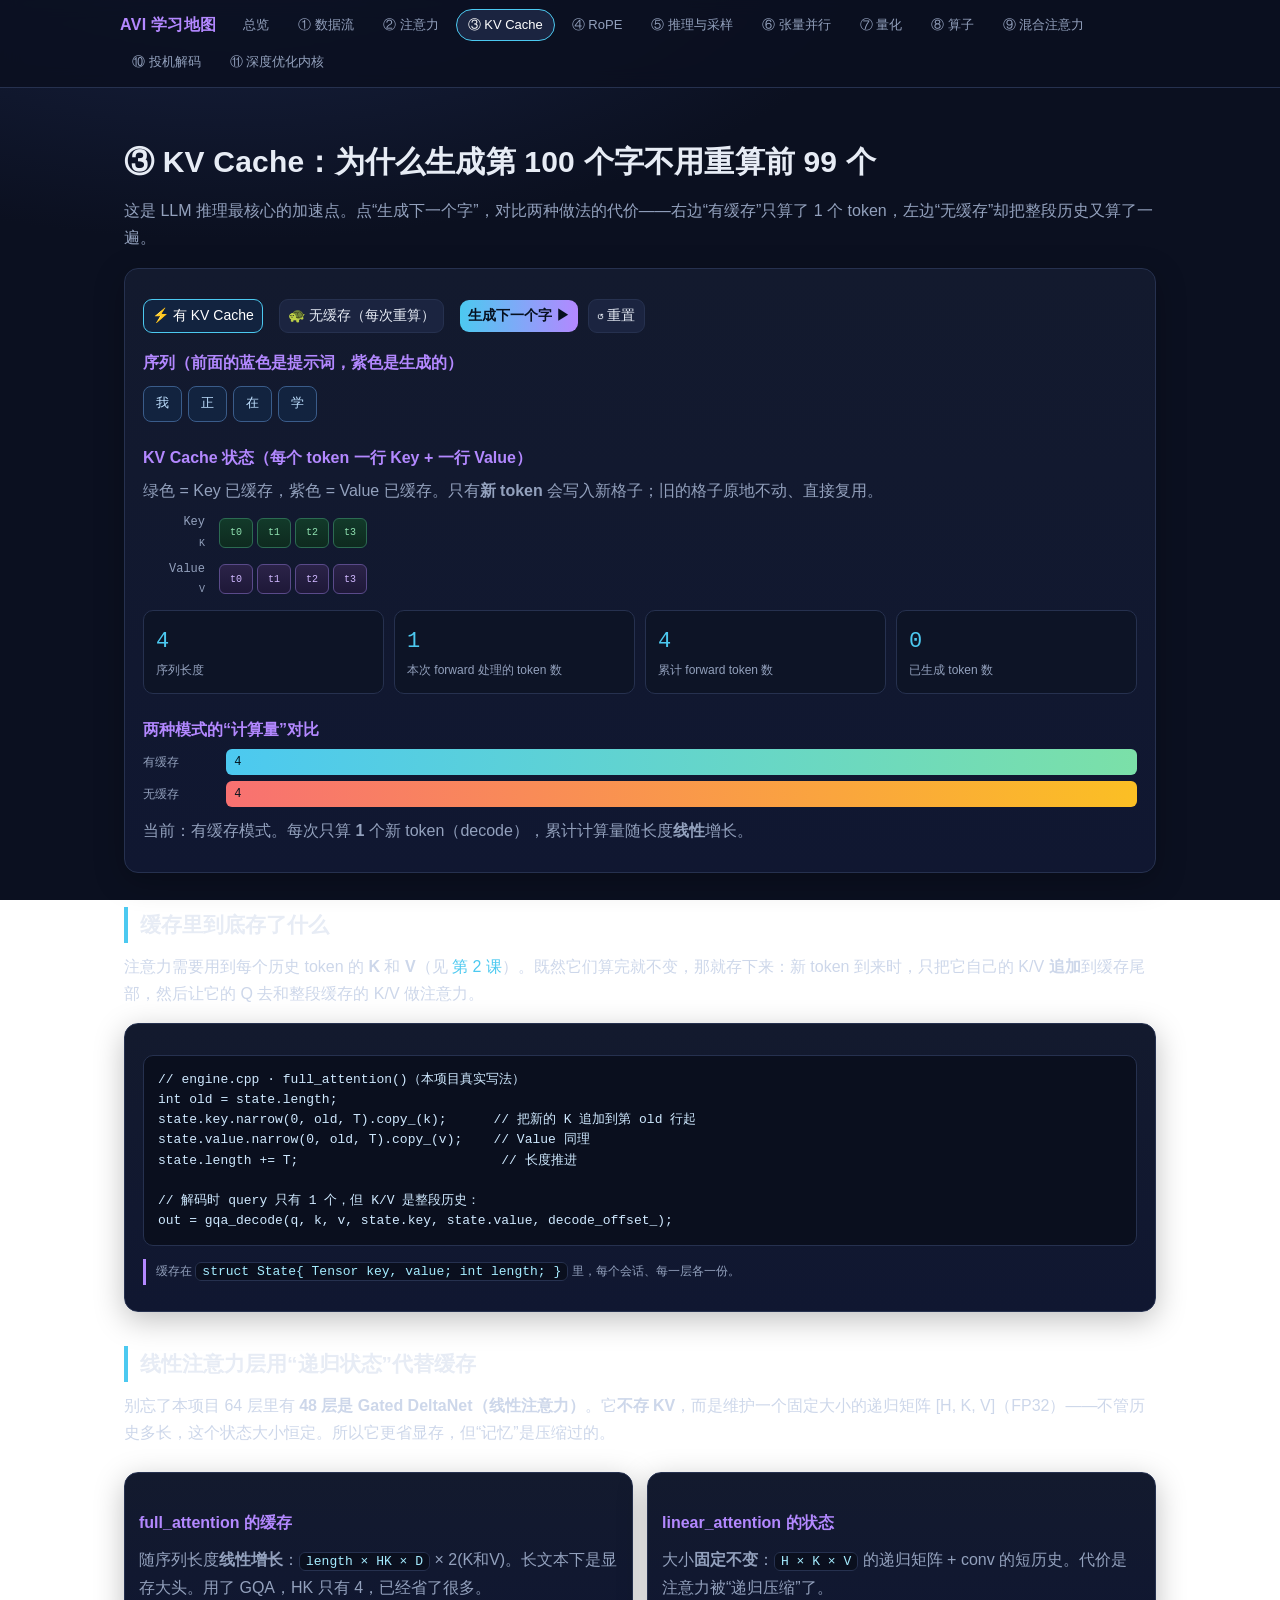
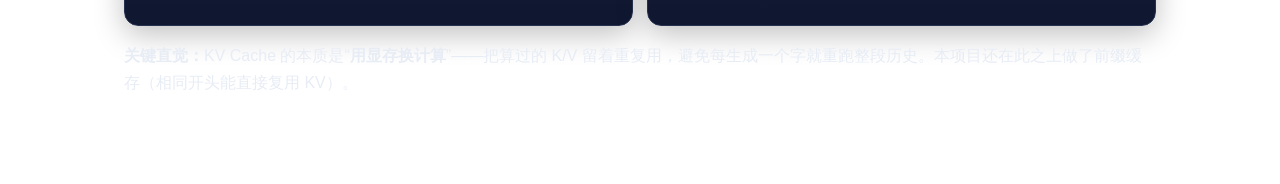
<file: learning/03-kv-cache.html>
<!DOCTYPE html>
<html lang="zh-CN">
<head>
<meta charset="UTF-8">
<meta name="viewport" content="width=device-width, initial-scale=1">
<title>③ KV Cache · AVI 学习地图</title>
<link rel="stylesheet" href="assets/style.css">
<style>
  .tokrow{display:flex;flex-wrap:wrap;gap:6px;margin:10px 0}
  .tk{border-radius:8px;padding:6px 12px;font-size:13px;border:1px solid var(--border);font-family:var(--mono)}
  .tk.prompt{background:#12233f;border-color:#3a5c8a;color:#bfe0ff}
  .tk.new{background:#2b2348;border-color:#6a52a0;color:#e0d0ff;animation:pop .4s}
  @keyframes pop{from{transform:scale(.4);opacity:0}to{transform:scale(1);opacity:1}}
  .kvwrap{display:grid;grid-template-columns:70px 1fr;gap:6px;align-items:center;margin:8px 0}
  .kvrow{display:flex;gap:4px}
  .slot{width:34px;height:30px;border-radius:6px;border:1px solid var(--border);background:#0a0f1e;
    display:flex;align-items:center;justify-content:center;font-size:10px;font-family:var(--mono);color:#3a4560;transition:.3s}
  .slot.filled{background:linear-gradient(180deg,#123a2a,#0e2a1f);border-color:#2c6b52;color:#8fe0b0}
  .slot.filled.v{background:linear-gradient(180deg,#2b2348,#1e1838);border-color:#5a4a8a;color:#d0b8ff}
  .slot.fresh{box-shadow:0 0 0 2px var(--accent)}
  .kvlab{font-size:12px;font-family:var(--mono);color:var(--muted);text-align:right;padding-right:8px}
  .stats{display:flex;gap:10px;flex-wrap:wrap;margin:10px 0}
  .stat{flex:1 1 150px;background:#0d1426;border:1px solid var(--border);border-radius:10px;padding:12px}
  .stat .n{font-size:22px;font-family:var(--mono);color:var(--accent)}
  .stat .l{font-size:12px;color:var(--muted)}
  .modebtn{margin-right:6px}
  .modebtn.sel{border-color:var(--accent);color:#fff;background:#12233f}
  .costbar{height:26px;border-radius:6px;display:flex;align-items:center;padding:0 8px;font-size:12px;font-family:var(--mono);color:#02121c}
  .costbar.cache{background:linear-gradient(90deg,#4cc9f0,#7be0a8)}
  .costbar.nocache{background:linear-gradient(90deg,#f87171,#fbbf24)}
  .costrow{display:flex;align-items:center;gap:10px;margin:6px 0;font-size:13px}
  .costrow .lb{width:80px;color:var(--muted);font-size:12px}
</style>
</head>
<body>
<nav class="top"><div class="inner">
  <span class="brand">AVI 学习地图</span>
  <a href="index.html">总览</a>
  <a href="01-transformer-flow.html">① 数据流</a>
  <a href="02-attention.html">② 注意力</a>
  <a class="active" href="03-kv-cache.html">③ KV Cache</a>
  <a href="04-rope.html">④ RoPE</a>
  <a href="05-inference.html">⑤ 推理与采样</a>
  <a href="06-tensor-parallel.html">⑥ 张量并行</a>
  <a href="07-quantization.html">⑦ 量化</a>
  <a href="08-optimized-cu.html">⑧ 算子</a>
  <a href="09-hybrid-attention.html">⑨ 混合注意力</a>
  <a href="10-speculative.html">⑩ 投机解码</a>
  <a href="11-deep-optimization.html">⑪ 深度优化内核</a>
</div></nav>

<div class="wrap">
  <h1>③ KV Cache：为什么生成第 100 个字不用重算前 99 个</h1>
  <p class="lead">这是 LLM 推理最核心的加速点。点“生成下一个字”，对比两种做法的代价——右边“有缓存”只算了 1 个 token，左边“无缓存”却把整段历史又算了一遍。</p>

  <div class="card">
    <div class="row">
      <button id="m-cache" class="small modebtn sel">⚡ 有 KV Cache</button>
      <button id="m-nocache" class="small modebtn">🐢 无缓存（每次重算）</button>
      <button id="gen" class="primary small">生成下一个字 ▶</button>
      <button id="reset" class="small">↺ 重置</button>
    </div>

    <h3 style="margin-top:16px">序列（前面的蓝色是提示词，紫色是生成的）</h3>
    <div class="tokrow" id="toks"></div>

    <h3>KV Cache 状态（每个 token 一行 Key + 一行 Value）</h3>
    <p class="muted" style="margin:2px 0 8px">绿色 = Key 已缓存，紫色 = Value 已缓存。只有<b>新 token</b> 会写入新格子；旧的格子原地不动、直接复用。</p>
    <div class="kvwrap">
      <div class="kvlab" style="grid-column:1;">Key<br><small>K</small></div>
      <div class="kvrow" id="krow"></div>
      <div class="kvlab" style="grid-column:1;">Value<br><small>V</small></div>
      <div class="kvrow" id="vrow"></div>
    </div>

    <div class="stats">
      <div class="stat"><div class="n" id="s-len">0</div><div class="l">序列长度</div></div>
      <div class="stat"><div class="n" id="s-this">0</div><div class="l">本次 forward 处理的 token 数</div></div>
      <div class="stat"><div class="n" id="s-total">0</div><div class="l">累计 forward token 数</div></div>
      <div class="stat"><div class="n" id="s-gen">0</div><div class="l">已生成 token 数</div></div>
    </div>

    <h3>两种模式的“计算量”对比</h3>
    <div class="costrow"><span class="lb">有缓存</span><div class="costbar cache" id="cost-cache" style="width:2%">1</div></div>
    <div class="costrow"><span class="lb">无缓存</span><div class="costbar nocache" id="cost-nocache" style="width:2%">1</div></div>
    <p class="muted" id="costnote">每生成 1 个 token，无缓存要重算整段历史，代价随长度平方级增长；有缓存只需算 1 个。</p>
  </div>

  <h2>缓存里到底存了什么</h2>
  <p>注意力需要用到每个历史 token 的 <b>K</b> 和 <b>V</b>（见 <a href="02-attention.html">第 2 课</a>）。既然它们算完就不变，那就存下来：新 token 到来时，只把它自己的 K/V <strong>追加</strong>到缓存尾部，然后让它的 Q 去和整段缓存的 K/V 做注意力。</p>
  <div class="card">
    <pre><code>// engine.cpp · full_attention()（本项目真实写法）
int old = state.length;
state.key.narrow(0, old, T).copy_(k);      // 把新的 K 追加到第 old 行起
state.value.narrow(0, old, T).copy_(v);    // Value 同理
state.length += T;                          // 长度推进

// 解码时 query 只有 1 个，但 K/V 是整段历史：
out = gqa_decode(q, k, v, state.key, state.value, decode_offset_);</code></pre>
    <div class="filetip">缓存在 <code>struct State{ Tensor key, value; int length; }</code> 里，每个会话、每一层各一份。</div>
  </div>

  <h2>线性注意力层用“递归状态”代替缓存</h2>
  <p>别忘了本项目 64 层里有 <strong>48 层是 Gated DeltaNet（线性注意力）</strong>。它<strong>不存 KV</strong>，而是维护一个固定大小的递归矩阵 <span class="shapes">[H, K, V]</span>（FP32）——不管历史多长，这个状态大小恒定。所以它更省显存，但“记忆”是压缩过的。</p>

  <div class="grid g2">
    <div class="card tight">
      <h3>full_attention 的缓存</h3>
      <p class="muted">随序列长度<b>线性增长</b>：<code>length × HK × D</code> × 2(K和V)。长文本下是显存大头。用了 GQA，HK 只有 4，已经省了很多。</p>
    </div>
    <div class="card tight">
      <h3>linear_attention 的状态</h3>
      <p class="muted">大小<b>固定不变</b>：<code>H × K × V</code> 的递归矩阵 + conv 的短历史。代价是注意力被“递归压缩”了。</p>
    </div>
  </div>

  <div class="note"><b>关键直觉：</b>KV Cache 的本质是“<b>用显存换计算</b>”——把算过的 K/V 留着重复用，避免每生成一个字就重跑整段历史。本项目还在此之上做了前缀缓存（相同开头能直接复用 KV）。</div>
</div>

<script>
const P=4;                 // 提示词长度
const MAX=9;               // 最多生成
let gen=0, mode="cache";
let totalCache=P, totalNoCache=P, prevTotal=0;
// 初始 prefill：一次算 P 个
const toks=document.getElementById("toks");
const krow=document.getElementById("krow"), vrow=document.getElementById("vrow");
const WORDS=["我","正","在","学","习","推理","引擎","很","有趣"];

function slots(count,type){
  let h="";
  for(let i=0;i<count;i++) h+=`<div class="slot ${type} filled">t${i}</div>`;
  return h;
}
function render(freshK){
  const L=P+gen;
  // 序列
  let h="";
  for(let i=0;i<P;i++) h+=`<div class="tk prompt">${WORDS[i]||("p"+i)}</div>`;
  for(let i=0;i<gen;i++) h+=`<div class="tk new">${WORDS[P+i]||("g"+i)}</div>`;
  toks.innerHTML=h;
  // KV 网格
  krow.innerHTML=slots(L,"k");
  vrow.innerHTML=slots(L,"v");
  if(freshK!==undefined && freshK>=0){
    const cells=slots(L,"k");
    // 给最后一个格子高亮
    [...krow.children].forEach((c,i)=>{if(i===L-1)c.classList.add("fresh");});
    [...vrow.children].forEach((c,i)=>{if(i===L-1)c.classList.add("fresh");});
  }
  // 统计
  const thisStep = mode==="cache" ? 1 : L;
  document.getElementById("s-len").textContent=L;
  document.getElementById("s-this").textContent=thisStep;
  document.getElementById("s-total").textContent= totalCache+totalNoCache-totalNoCache;
  document.getElementById("s-total").textContent= mode==="cache"?totalCache:totalNoCache;
  document.getElementById("s-gen").textContent=gen;
  // 成本条
  const maxCost=Math.max(totalCache,totalNoCache,1);
  const cc=document.getElementById("cost-cache"), cn=document.getElementById("cost-nocache");
  cc.style.width=Math.max(2,totalCache/maxCost*100)+"%"; cc.textContent=totalCache;
  cn.style.width=Math.max(2,totalNoCache/maxCost*100)+"%"; cn.textContent=totalNoCache;
  document.getElementById("costnote").innerHTML= mode==="cache"
    ? "当前：有缓存模式。每次只算 <b>1</b> 个新 token（decode），累计计算量随长度<b>线性</b>增长。"
    : "当前：无缓存模式。每个新 token 都要重新 forward 整段历史（长度 "+L+"），累计计算量<b>平方级</b>增长。";
}
document.getElementById("gen").onclick=()=>{
  if(gen>=MAX)return;
  gen++;
  const L=P+gen;
  if(mode==="cache"){ totalCache+=1; }
  else { totalNoCache+=L; }        // 重算整段
  // 让两条都推进以便对比：无缓存永远走“重算”路径
  render(L-1);
};
document.getElementById("m-cache").onclick=function(){mode="cache";this.classList.add("sel");document.getElementById("m-nocache").classList.remove("sel");render();};
document.getElementById("m-nocache").onclick=function(){mode="nocache";this.classList.add("sel");document.getElementById("m-cache").classList.remove("sel");render();};
document.getElementById("reset").onclick=()=>{gen=0;totalCache=P;totalNoCache=P;mode="cache";document.getElementById("m-cache").classList.add("sel");document.getElementById("m-nocache").classList.remove("sel");render();};
render();
</script>
</body>
</html>
</file>
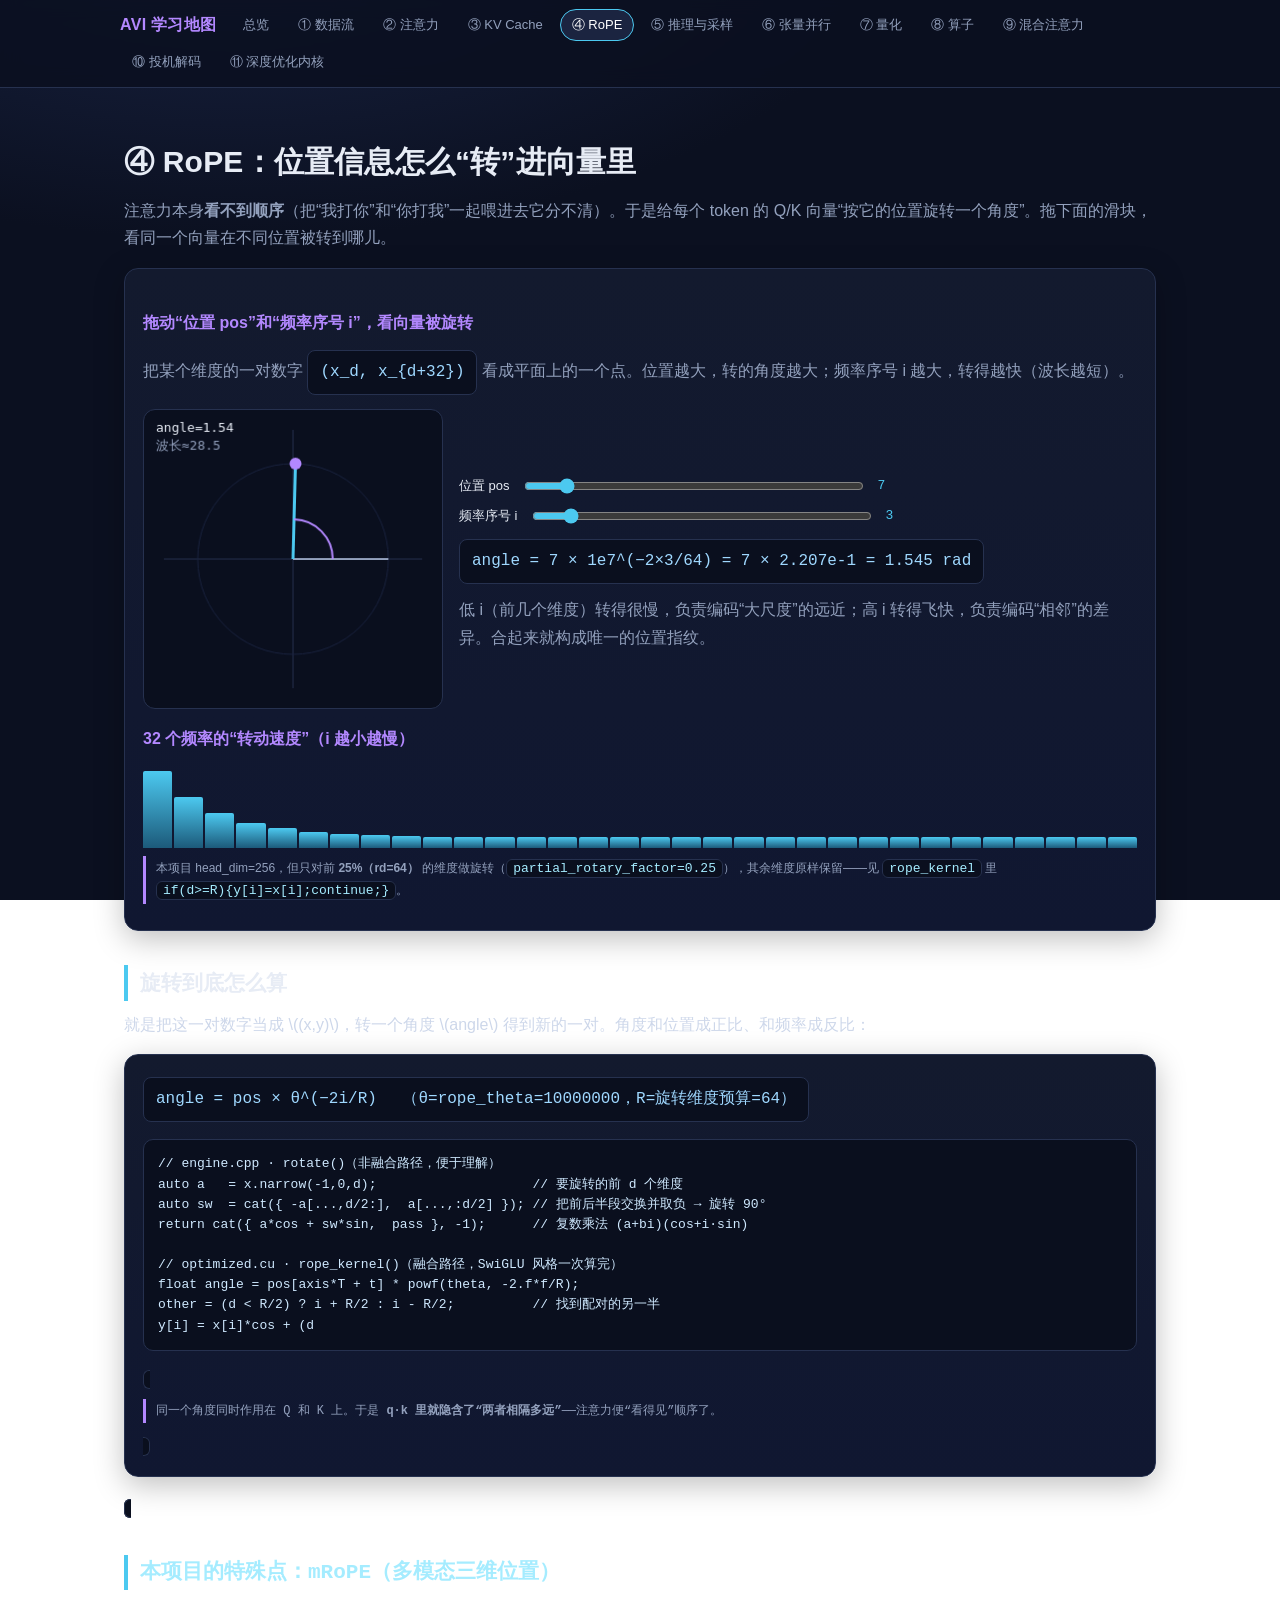
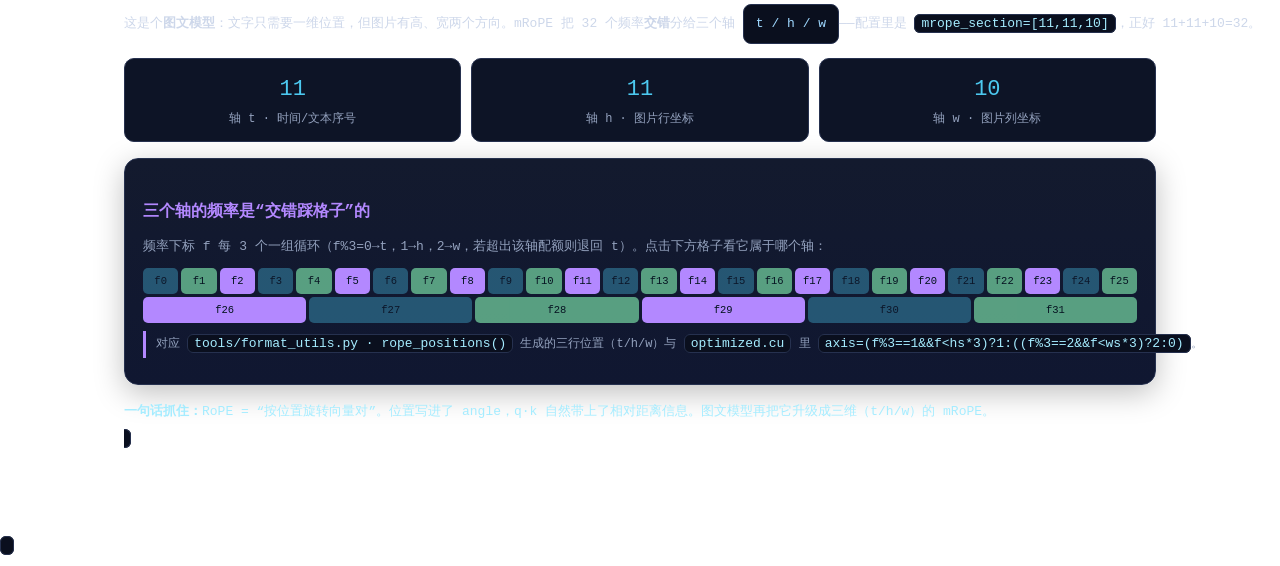
<file: learning/04-rope.html>
<!DOCTYPE html>
<html lang="zh-CN">
<head>
<meta charset="UTF-8">
<meta name="viewport" content="width=device-width, initial-scale=1">
<title>④ RoPE 位置编码 · AVI 学习地图</title>
<link rel="stylesheet" href="assets/style.css">
<style>
  .ctrl{display:flex;align-items:center;gap:12px;margin:8px 0;flex-wrap:wrap}
  .ctrl label{width:auto;margin:0;color:var(--text);font-size:13px}
  .ctrl input[type=range]{flex:1;min-width:160px;max-width:340px}
  .ctrl .val{font-family:var(--mono);color:var(--accent);min-width:74px;font-size:13px}
  .stage{display:grid;grid-template-columns:300px 1fr;gap:16px;align-items:center}
  @media(max-width:820px){.stage{grid-template-columns:1fr}}
  .freqbars{display:flex;gap:2px;align-items:flex-end;height:90px;margin-top:6px}
  .freqbars i{flex:1;background:linear-gradient(180deg,var(--accent),#1c5a7a);border-radius:2px 2px 0 0;transition:.2s}
  .freqbars i.on{background:linear-gradient(180deg,#fff,var(--accent2))}
  .axis3{display:grid;grid-template-columns:repeat(3,1fr);gap:10px;margin-top:8px}
  .axi{background:#0d1426;border:1px solid var(--border);border-radius:10px;padding:12px;text-align:center}
  .axi .n{font-family:var(--mono);font-size:22px;color:var(--accent)}
  .axi .t{font-size:12px;color:var(--muted)}
  .bitstrip{display:flex;gap:3px;margin-top:8px;flex-wrap:wrap}
  .bitstrip .seg{height:26px;border-radius:5px;display:flex;align-items:center;justify-content:center;
    font-size:10.5px;font-family:var(--mono);color:#02121c}
  .formula{font-family:var(--mono);background:#0a0f1e;border:1px solid var(--border);border-radius:8px;
    padding:8px 12px;color:#9fd8ff;display:inline-block;margin:4px 0}
</style>
</head>
<body>
<nav class="top"><div class="inner">
  <span class="brand">AVI 学习地图</span>
  <a href="index.html">总览</a>
  <a href="01-transformer-flow.html">① 数据流</a>
  <a href="02-attention.html">② 注意力</a>
  <a href="03-kv-cache.html">③ KV Cache</a>
  <a class="active" href="04-rope.html">④ RoPE</a>
  <a href="05-inference.html">⑤ 推理与采样</a>
  <a href="06-tensor-parallel.html">⑥ 张量并行</a>
  <a href="07-quantization.html">⑦ 量化</a>
  <a href="08-optimized-cu.html">⑧ 算子</a>
  <a href="09-hybrid-attention.html">⑨ 混合注意力</a>
  <a href="10-speculative.html">⑩ 投机解码</a>
  <a href="11-deep-optimization.html">⑪ 深度优化内核</a>
</div></nav>

<div class="wrap">
  <h1>④ RoPE：位置信息怎么“转”进向量里</h1>
  <p class="lead">注意力本身<b>看不到顺序</b>（把“我打你”和“你打我”一起喂进去它分不清）。于是给每个 token 的 Q/K 向量“按它的位置旋转一个角度”。拖下面的滑块，看同一个向量在不同位置被转到哪儿。</p>

  <div class="card">
    <h3>拖动“位置 pos”和“频率序号 i”，看向量被旋转</h3>
    <p class="muted">把某个维度的一对数字 <span class="formula">(x_d, x_{d+32})</span> 看成平面上的一个点。位置越大，转的角度越大；频率序号 i 越大，转得越快（波长越短）。</p>
    <div class="stage">
      <canvas id="cv" width="300" height="300" style="background:#0a0f1e;border:1px solid var(--border);border-radius:12px"></canvas>
      <div>
        <div class="ctrl">
          <label>位置 pos</label>
          <input type="range" id="pos" min="0" max="64" value="7">
          <span class="val" id="posV">7</span>
        </div>
        <div class="ctrl">
          <label>频率序号 i</label>
          <input type="range" id="fj" min="0" max="31" value="3">
          <span class="val" id="fjV">3</span>
        </div>
        <div class="formula" id="angleTxt">angle = 7 × 1e7^(−2×3/64) = …</div>
        <p class="muted" style="margin:8px 0 0">低 i（前几个维度）转得很慢，负责编码“大尺度”的远近；高 i 转得飞快，负责编码“相邻”的差异。合起来就构成唯一的位置指纹。</p>
      </div>
    </div>
    <h3 style="margin-top:16px">32 个频率的“转动速度”（i 越小越慢）</h3>
    <div class="freqbars" id="freqbars"></div>
    <div class="filetip">本项目 head_dim=256，但只对前 <b>25%（rd=64）</b> 的维度做旋转（<code>partial_rotary_factor=0.25</code>），其余维度原样保留——见 <code>rope_kernel</code> 里 <code>if(d&gt;=R){y[i]=x[i];continue;}</code>。</div>
  </div>

  <h2>旋转到底怎么算</h2>
  <p>就是把这一对数字当成 \((x,y)\)，转一个角度 \(angle\) 得到新的一对。角度和位置成正比、和频率成反比：</p>
  <div class="card">
    <div class="formula">angle = pos × θ^(−2i/R) 　（θ=rope_theta=10000000，R=旋转维度预算=64）</div>
    <pre><code>// engine.cpp · rotate()（非融合路径，便于理解）
auto a   = x.narrow(-1,0,d);                    // 要旋转的前 d 个维度
auto sw  = cat({ -a[...,d/2:],  a[...,:d/2] }); // 把前后半段交换并取负 → 旋转 90°
return cat({ a*cos + sw*sin,  pass }, -1);      // 复数乘法 (a+bi)(cos+i·sin)

// optimized.cu · rope_kernel()（融合路径，SwiGLU 风格一次算完）
float angle = pos[axis*T + t] * powf(theta, -2.f*f/R);
other = (d < R/2) ? i + R/2 : i - R/2;          // 找到配对的另一半
y[i] = x[i]*cos + (d<R/2 ? -x[other] : x[other]) * sin;</code></pre>
    <div class="filetip">同一个角度同时作用在 Q 和 K 上。于是 <b>q·k 里就隐含了“两者相隔多远”</b>——注意力便“看得见”顺序了。</div>
  </div>

  <h2>本项目的特殊点：mRoPE（多模态三维位置）</h2>
  <p>这是个<b>图文模型</b>：文字只需要一维位置，但图片有高、宽两个方向。mRoPE 把 32 个频率<b>交错</b>分给三个轴 <span class="formula">t / h / w</span>——配置里是 <code>mrope_section=[11,11,10]</code>，正好 11+11+10=32。</p>
  <div class="axis3">
    <div class="axi"><div class="n">11</div><div class="t">轴 t · 时间/文本序号</div></div>
    <div class="axi"><div class="n">11</div><div class="t">轴 h · 图片行坐标</div></div>
    <div class="axi"><div class="n">10</div><div class="t">轴 w · 图片列坐标</div></div>
  </div>
  <div class="card">
    <h3>三个轴的频率是“交错踩格子”的</h3>
    <p class="muted">频率下标 f 每 3 个一组循环（f%3=0→t，1→h，2→w，若超出该轴配额则退回 t）。点击下方格子看它属于哪个轴：</p>
    <div class="bitstrip" id="axgrid"></div>
    <div class="filetip">对应 <code>tools/format_utils.py · rope_positions()</code> 生成的三行位置（t/h/w）与 <code>optimized.cu</code> 里 <code>axis=(f%3==1&amp;&amp;f&lt;hs*3)?1:((f%3==2&amp;&amp;f&lt;ws*3)?2:0)</code>。</div>
  </div>

  <div class="note"><b>一句话抓住：</b>RoPE = “按位置旋转向量对”。位置写进了 angle，q·k 自然带上了相对距离信息。图文模型再把它升级成三维（t/h/w）的 mRoPE。</div>
</div>

<script>
// ===== 参数（来自 config.json）=====
const RD = 64;            // 旋转维度 R = head_dim(256) * partial_rotary_factor(0.25)
const R2 = RD / 2;        // 32 个频率对
const THETA = 1e7;        // rope_theta
const SEC = [11, 11, 10]; // mrope_section: t / h / w

const cv = document.getElementById("cv"), ctx = cv.getContext("2d");
const posEl = document.getElementById("pos"), fjEl = document.getElementById("fj");
const posV = document.getElementById("posV"), fjV = document.getElementById("fjV");
const angleTxt = document.getElementById("angleTxt");
const freqbars = document.getElementById("freqbars");
const axgrid = document.getElementById("axgrid");

// 频率 i 的波长（角度每增加 2π 需要的位置跨度）
function omega(i){ return Math.pow(THETA, -2*i/RD); }         // 每单位位置的弧度
function wavelength(i){ return 2*Math.PI/omega(i); }          // 一个完整圈需要多少位置

function draw(){
  const pos = +posEl.value, i = +fjEl.value;
  posV.textContent = pos; fjV.textContent = i;
  const w = omega(i), angle = pos*w;
  angleTxt.textContent = `angle = ${pos} × 1e7^(−2×${i}/64) = ${pos} × ${w.toExponential(3)} = ${angle.toFixed(3)} rad`;

  const cx = 150, cy = 150, R = 96;
  ctx.clearRect(0,0,300,300);
  // 坐标轴
  ctx.strokeStyle = "#26314f"; ctx.lineWidth = 1;
  ctx.beginPath(); ctx.moveTo(20,cy); ctx.lineTo(280,cy); ctx.moveTo(cx,20); ctx.lineTo(cx,280); ctx.stroke();
  // 单位圆
  ctx.beginPath(); ctx.arc(cx,cy,R,0,Math.PI*2); ctx.strokeStyle = "#1b2440"; ctx.stroke();
  // 原始向量（位置 0）指向水平方向
  ctx.strokeStyle = "#93a1bd"; ctx.lineWidth = 2;
  ctx.beginPath(); ctx.moveTo(cx,cy); ctx.lineTo(cx+R,cy); ctx.stroke();
  // 旋转后的向量
  const tx = cx + R*Math.cos(-angle), ty = cy + R*Math.sin(-angle);
  ctx.strokeStyle = "#4cc9f0"; ctx.lineWidth = 3;
  ctx.beginPath(); ctx.moveTo(cx,cy); ctx.lineTo(tx,ty); ctx.stroke();
  // 末端点
  ctx.fillStyle = "#b388ff"; ctx.beginPath(); ctx.arc(tx,ty,6,0,Math.PI*2); ctx.fill();
  // 角度弧
  ctx.beginPath(); ctx.arc(cx,cy,40, 0, -angle, angle>0);
  ctx.strokeStyle = "#b388ff"; ctx.lineWidth = 2; ctx.stroke();
  // 角度文字
  ctx.fillStyle = "#e7ecf5"; ctx.font = "13px monospace";
  ctx.fillText("angle=" + angle.toFixed(2), 12, 22);
  ctx.fillStyle = "#93a1bd";
  ctx.fillText("波长≈" + (wavelength(i) < 1e6 ? wavelength(i).toFixed(1) : "∞"), 12, 40);
}

let selAx = -1;
function buildFreq(){
  freqbars.innerHTML = "";
  for(let i=0;i<R2;i++){
    const b = document.createElement("i");
    // 转得越快 → 条越高（用 1/波长 归一化）
    const rel = Math.min(1, omega(i)/omega(0)); // i=0 时 omega≈1
    b.style.height = (12 + rel*74) + "%";
    b.title = "i="+i+" · 每位置转 "+(omega(i)).toExponential(2)+" rad";
    if(i===selAx) b.classList.add("on");
    b.onclick = ()=>{ selAx=i; fjEl.value=i; buildFreq(); draw(); };
    freqbars.appendChild(b);
  }
}
function buildAxes(){
  axgrid.innerHTML = "";
  for(let f=0; f<R2; f++){
    // 复刻 optimized.cu 的 axis 判定
    let axis = 0;
    if(f%3===1 && f < SEC[1]*3) axis = 1;
    else if(f%3===2 && f < SEC[2]*3) axis = 2;
    const names = ["t 时间/文本","h 行","w 列"];
    const cols = ["#4cc9f0","#7be0a8","#b388ff"];
    const seg = document.createElement("div");
    seg.className = "seg";
    seg.style.flex = "1 1 34px";
    seg.style.background = cols[axis];
    seg.style.opacity = 0.35 + 0.65*((f*7)%3)/2;
    seg.textContent = "f"+f;
    seg.title = "频率 f="+f+" → 轴 "+names[axis];
    axgrid.appendChild(seg);
  }
}
posEl.oninput = draw;
fjEl.oninput = ()=>{ selAx=+fjEl.value; buildFreq(); draw(); };
buildFreq(); buildAxes(); draw();
</script>
</body>
</html>
</file>
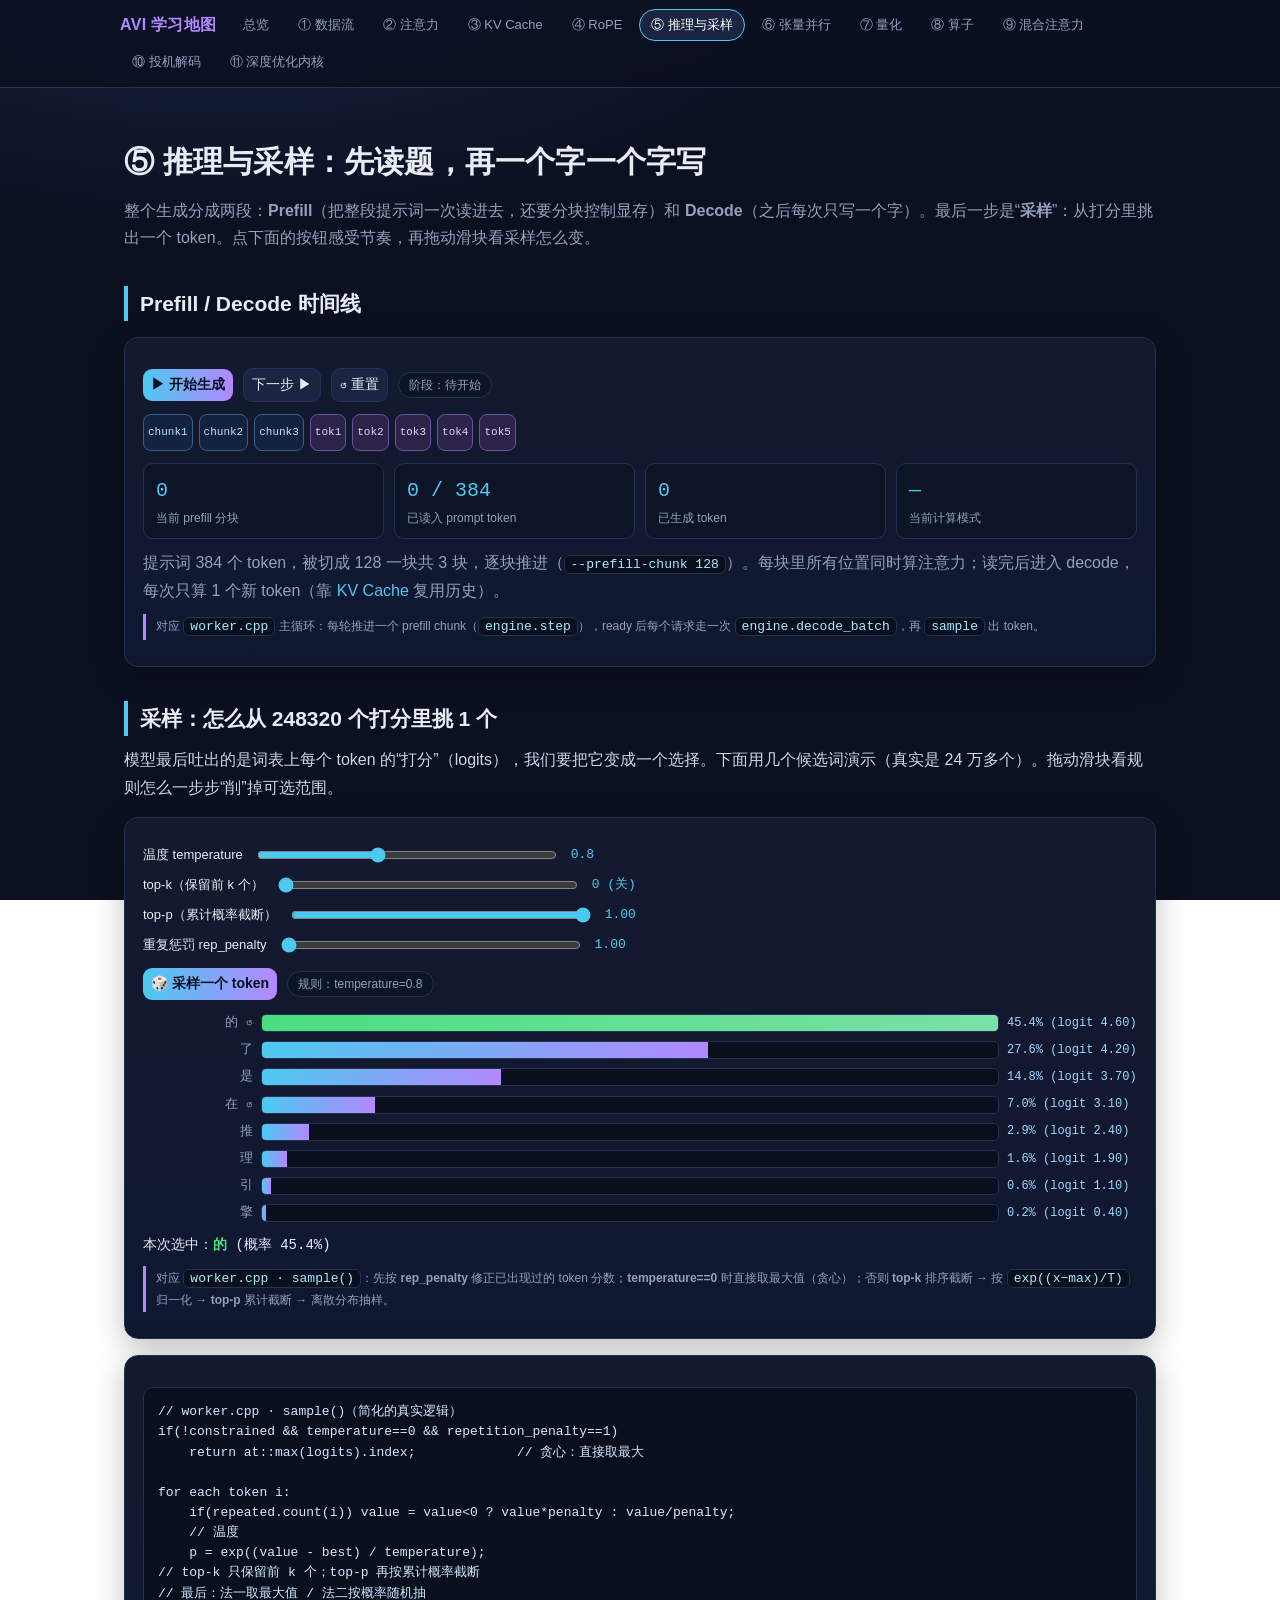
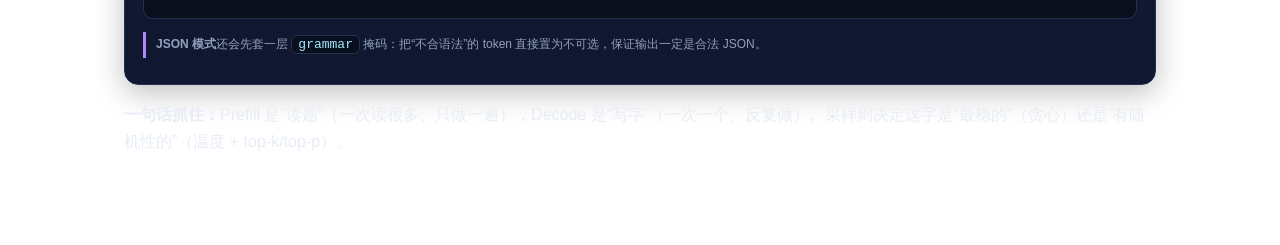
<file: learning/05-inference.html>
<!DOCTYPE html>
<html lang="zh-CN">
<head>
<meta charset="UTF-8">
<meta name="viewport" content="width=device-width, initial-scale=1">
<title>⑤ 推理与采样 · AVI 学习地图</title>
<link rel="stylesheet" href="assets/style.css">
<style>
  .tl{display:flex;flex-wrap:wrap;gap:6px;margin:12px 0}
  .blk{min-width:34px;padding:8px 4px;border-radius:8px;text-align:center;font-size:11px;font-family:var(--mono);
       border:1px solid var(--border);transition:.25s}
  .blk.pre{background:#12233f;border-color:#3a5c8a;color:#bfe0ff}
  .blk.pre.done{background:#1b3a63}
  .blk.dec{background:#2b2348;border-color:#6a52a0;color:#e0d0ff}
  .blk.now{outline:2px solid var(--accent);transform:translateY(-3px);box-shadow:0 8px 20px rgba(76,201,240,.25)}
  .metrics{display:flex;gap:10px;flex-wrap:wrap;margin:10px 0}
  .metric{flex:1 1 130px;background:#0d1426;border:1px solid var(--border);border-radius:10px;padding:10px 12px}
  .metric .n{font-size:20px;font-family:var(--mono);color:var(--accent)}
  .metric .l{font-size:12px;color:var(--muted)}
  .ctrl{display:flex;align-items:center;gap:12px;margin:8px 0;flex-wrap:wrap}
  .ctrl label{margin:0;width:auto;color:var(--text);font-size:13px}
  .ctrl input[type=range]{flex:1;min-width:150px;max-width:300px}
  .ctrl .val{font-family:var(--mono);color:var(--accent);min-width:64px;font-size:13px}
  .samp{display:grid;grid-template-columns:110px 1fr 130px;gap:8px;align-items:center;margin:5px 0;font-size:13px}
  .samp .tk{font-family:var(--mono);text-align:right;color:var(--muted)}
  .samp .bar{height:18px;border-radius:5px;background:#0a0f1e;border:1px solid var(--border);overflow:hidden;position:relative}
  .samp .bar i{display:block;height:100%;background:linear-gradient(90deg,var(--accent),var(--accent2));transition:width .3s}
  .samp .bar.cut i{background:linear-gradient(90deg,#4a5570,#5a6a90)}
  .samp .bar.pick i{background:linear-gradient(90deg,#4ade80,#7be0a8)}
  .samp .num{font-family:var(--mono);color:#9fd8ff;font-size:12px}
  .chosen{margin-top:10px;font-family:var(--mono);font-size:14px}
  .chosen b{color:var(--ok)}
</style>
</head>
<body>
<nav class="top"><div class="inner">
  <span class="brand">AVI 学习地图</span>
  <a href="index.html">总览</a>
  <a href="01-transformer-flow.html">① 数据流</a>
  <a href="02-attention.html">② 注意力</a>
  <a href="03-kv-cache.html">③ KV Cache</a>
  <a href="04-rope.html">④ RoPE</a>
  <a class="active" href="05-inference.html">⑤ 推理与采样</a>
  <a href="06-tensor-parallel.html">⑥ 张量并行</a>
  <a href="07-quantization.html">⑦ 量化</a>
  <a href="08-optimized-cu.html">⑧ 算子</a>
  <a href="09-hybrid-attention.html">⑨ 混合注意力</a>
  <a href="10-speculative.html">⑩ 投机解码</a>
  <a href="11-deep-optimization.html">⑪ 深度优化内核</a>
</div></nav>

<div class="wrap">
  <h1>⑤ 推理与采样：先读题，再一个字一个字写</h1>
  <p class="lead">整个生成分成两段：<b>Prefill</b>（把整段提示词一次读进去，还要分块控制显存）和 <b>Decode</b>（之后每次只写一个字）。最后一步是“<b>采样</b>”：从打分里挑出一个 token。点下面的按钮感受节奏，再拖动滑块看采样怎么变。</p>

  <h2>Prefill / Decode 时间线</h2>
  <div class="card">
    <div class="row">
      <button id="run" class="primary small">▶ 开始生成</button>
      <button id="step" class="small">下一步 ▶</button>
      <button id="reset" class="small">↺ 重置</button>
      <span class="pill" id="phase">阶段：待开始</span>
    </div>
    <div class="tl" id="tl"></div>
    <div class="metrics">
      <div class="metric"><div class="n" id="m-chunk">0</div><div class="l">当前 prefill 分块</div></div>
      <div class="metric"><div class="n" id="m-pread">0 / 384</div><div class="l">已读入 prompt token</div></div>
      <div class="metric"><div class="n" id="m-gen">0</div><div class="l">已生成 token</div></div>
      <div class="metric"><div class="n" id="m-mode">—</div><div class="l">当前计算模式</div></div>
    </div>
    <p class="muted" id="tlnote">提示词 384 个 token，被切成 128 一块共 3 块，逐块推进（<code>--prefill-chunk 128</code>）。每块里所有位置同时算注意力；读完后进入 decode，每次只算 1 个新 token（靠 <a href="03-kv-cache.html">KV Cache</a> 复用历史）。</p>
    <div class="filetip">对应 <code>worker.cpp</code> 主循环：每轮推进一个 prefill chunk（<code>engine.step</code>），ready 后每个请求走一次 <code>engine.decode_batch</code>，再 <code>sample</code> 出 token。</div>
  </div>

  <h2>采样：怎么从 248320 个打分里挑 1 个</h2>
  <p>模型最后吐出的是词表上每个 token 的“打分”（logits），我们要把它变成一个选择。下面用几个候选词演示（真实是 24 万多个）。拖动滑块看规则怎么一步步“削”掉可选范围。</p>
  <div class="card">
    <div class="ctrl"><label>温度 temperature</label><input type="range" id="temp" min="0" max="2" step="0.1" value="0.8"><span class="val" id="tempV">0.8</span></div>
    <div class="ctrl"><label>top-k（保留前 k 个）</label><input type="range" id="topk" min="0" max="8" step="1" value="0"><span class="val" id="topkV">0 (关)</span></div>
    <div class="ctrl"><label>top-p（累计概率截断）</label><input type="range" id="topp" min="0" max="1" step="0.05" value="1"><span class="val" id="toppV">1.00</span></div>
    <div class="ctrl"><label>重复惩罚 rep_penalty</label><input type="range" id="pen" min="1" max="1.6" step="0.05" value="1"><span class="val" id="penV">1.00</span></div>
    <div class="row">
      <button id="draw" class="primary small">🎲 采样一个 token</button>
      <span class="pill" id="rule">规则：—</span>
    </div>
    <div id="sampList"></div>
    <div class="chosen" id="chosen">点“采样一个 token”开始。</div>
    <div class="filetip">对应 <code>worker.cpp · sample()</code>：先按 <b>rep_penalty</b> 修正已出现过的 token 分数；<b>temperature==0</b> 时直接取最大值（贪心）；否则 <b>top-k</b> 排序截断 → 按 <code>exp((x−max)/T)</code> 归一化 → <b>top-p</b> 累计截断 → 离散分布抽样。</div>
  </div>

  <div class="card">
    <pre><code>// worker.cpp · sample()（简化的真实逻辑）
if(!constrained && temperature==0 && repetition_penalty==1)
    return at::max(logits).index;             // 贪心：直接取最大

for each token i:
    if(repeated.count(i)) value = value<0 ? value*penalty : value/penalty;
    // 温度
    p = exp((value - best) / temperature);
// top-k 只保留前 k 个；top-p 再按累计概率截断
// 最后：法一取最大值 / 法二按概率随机抽</code></pre>
    <div class="filetip"><b>JSON 模式</b>还会先套一层 <code>grammar</code> 掩码：把“不合语法”的 token 直接置为不可选，保证输出一定是合法 JSON。</div>
  </div>

  <div class="note"><b>一句话抓住：</b>Prefill 是“读题”（一次读很多、只做一遍），Decode 是“写字”（一次一个、反复做）。采样则决定这字是“最稳的”（贪心）还是“有随机性的”（温度 + top-k/top-p）。</div>
</div>

<script>
// ================= Prefill / Decode 时间线 =================
const PROMPT=384, CHUNK=128, NCHUNK=PROMPT/CHUNK, MAXGEN=5;
const tl=document.getElementById("tl");
let phaseIdx=-1;               // -1 未开始；0..NCHUNK-1 prefill；>=NCHUNK decode
let timer=null;
const phase=document.getElementById("phase");

function buildTL(){
  tl.innerHTML="";
  for(let i=0;i<NCHUNK;i++){
    const d=document.createElement("div");
    d.className="blk pre"; d.dataset.i=i;
    d.textContent="chunk"+(i+1);
    tl.appendChild(d);
  }
  for(let i=0;i<MAXGEN;i++){
    const d=document.createElement("div");
    d.className="blk dec"; d.dataset.i=NCHUNK+i;
    d.textContent="tok"+(i+1);
    tl.appendChild(d);
  }
}
function renderTL(){
  [...tl.children].forEach((c,k)=>{
    c.classList.toggle("now", k===phaseIdx);
    c.classList.toggle("done", k<phaseIdx);
  });
}
function renderMetrics(){
  const isPre = phaseIdx>=0 && phaseIdx<NCHUNK;
  const isDec = phaseIdx>=NCHUNK;
  document.getElementById("m-chunk").textContent = isPre? (phaseIdx+1): (phaseIdx>=NCHUNK?NCHUNK:0);
  const pread = isPre? Math.min(PROMPT,(phaseIdx+1)*CHUNK) : (phaseIdx>=NCHUNK?PROMPT:0);
  document.getElementById("m-pread").textContent = pread+" / "+PROMPT;
  document.getElementById("m-gen").textContent = isDec? (phaseIdx-NCHUNK+1):0;
  document.getElementById("m-mode").textContent = isPre? "Prefill" : (isDec? "Decode" : "—");
  phase.textContent = "阶段：" + (phaseIdx<0? "待开始" : (isPre? ("Prefill 第"+(phaseIdx+1)+"块") : ("Decode 第"+(phaseIdx-NCHUNK+1)+"个")));
}
function advance(){
  if(phaseIdx>=NCHUNK+MAXGEN-1) return false;
  phaseIdx++; renderTL(); renderMetrics(); return true;
}
document.getElementById("step").onclick=()=>{ if(!advance()) flash(); };
document.getElementById("run").onclick=function(){
  if(timer){clearInterval(timer);timer=null;this.textContent="▶ 继续";return;}
  this.textContent="⏸ 暂停";
  timer=setInterval(()=>{ if(!advance()){clearInterval(timer);timer=null;document.getElementById("run").textContent="▶ 重新开始";} },800);
};
document.getElementById("reset").onclick=()=>{clearInterval(timer);timer=null;phaseIdx=-1;renderTL();renderMetrics();document.getElementById("run").textContent="▶ 开始生成";};
function flash(){const n=document.getElementById("tlnote");n.style.color="var(--warn)";setTimeout(()=>n.style.color="",400);}
buildTL(); renderTL(); renderMetrics();

// ================= 采样 =================
const CANDS=[
  {tk:"的", score:4.6, repeated:true},
  {tk:"了", score:4.2, repeated:false},
  {tk:"是", score:3.7, repeated:false},
  {tk:"在", score:3.1, repeated:true},
  {tk:"推", score:2.4, repeated:false},
  {tk:"理", score:1.9, repeated:false},
  {tk:"引", score:1.1, repeated:false},
  {tk:"擎", score:0.4, repeated:false}
];
const tempEl=document.getElementById("temp"),topkEl=document.getElementById("topk"),toppEl=document.getElementById("topp"),penEl=document.getElementById("pen");
function relabel(){
  document.getElementById("tempV").textContent=(+tempEl.value).toFixed(1);
  document.getElementById("topkV").textContent=(+topkEl.value===0?"0 (关)":topkEl.value);
  document.getElementById("toppV").textContent=(+toppEl.value).toFixed(2);
  document.getElementById("penV").textContent=(+penEl.value).toFixed(2);
}
// 计算流程，返回每一步：penalty 后分数 → softmax 概率 → 是否被 top-k / top-p 截断
function compute(){
  const T=+tempEl.value, K=+topkEl.value, P=+toppEl.value, pen=+penEl.value;
  let arr=CANDS.map(c=>({...c}));
  // 1) 重复惩罚
  arr.forEach(c=>{ if(c.repeated) c.adj = c.score<0? c.score*pen : c.score/pen; else c.adj=c.score; });
  // 2) 贪心
  if(T===0){
    let best=arr[0]; arr.forEach(c=>{ if(c.adj>best.adj) best=c; });
    arr.forEach(c=>{ c.prob=0; c.state = (c===best)?"pick":"cut"; });
    return {arr, rule:"temperature=0 → 贪心（直接取最大值）", best};
  }
  // 3) 排序 + top-k
  arr.sort((a,b)=> b.adj-a.adj);
  let keep = (K>0&&K<arr.length)? K : arr.length;
  // 4) softmax（稳定）
  const mx=arr[0].adj, ex=arr.map(c=>Math.exp((c.adj-mx)/T));
  const sum=ex.reduce((a,b)=>a+b,0);
  arr.forEach((c,i)=> c.prob=ex[i]/sum);
  // 5) top-p 累计截断
  let cum=0, pcut=arr.length;
  for(let i=0;i<keep;i++){ cum+=arr[i].prob; if(cum>=P){ pcut=i+1; break; } }
  pcut=Math.max(pcut,1);
  // 6) 抽样（在保留集合内按概率）
  const pool=arr.slice(0,pcut);
  const tot=pool.reduce((a,c)=>a+c.prob,0);
  let r=Math.random()*tot, pick=pool[0];
  for(const c of pool){ r-=c.prob; if(r<=0){ pick=c; break; } }
  arr.forEach((c,i)=>{ c.state = (i<pcut)? (c===pick?"pick":"keep") : "cut"; });
  const ruleParts=[];
  ruleParts.push("temperature="+T.toFixed(1));
  if(K>0) ruleParts.push("top-k="+K);
  if(P<1) ruleParts.push("top-p="+P.toFixed(2));
  if(pen>1) ruleParts.push("rep_penalty="+pen.toFixed(2));
  return {arr, rule:"规则："+ruleParts.join(" · "), best:pick};
}
function draw(){
  relabel();
  const {arr, rule, best}=compute();
  document.getElementById("rule").textContent=rule;
  const maxp=Math.max(...arr.map(c=>c.prob), 1e-9);
  const list=document.getElementById("sampList");
  list.innerHTML="";
  arr.forEach(c=>{
    const row=document.createElement("div"); row.className="samp";
    const tk=document.createElement("div"); tk.className="tk"; tk.textContent=c.tk+(c.repeated?" ↺":"");
    const wrap=document.createElement("div"); wrap.className="bar"+(c.state==="cut"?" cut":(c.state==="pick"?" pick":""));
    const bar=document.createElement("i"); bar.style.width=(c.prob/maxp*100)+"%";
    wrap.appendChild(bar);
    const num=document.createElement("div"); num.className="num";
    num.textContent = c.prob>0 ? (c.prob*100).toFixed(1)+"%  (logit "+c.adj.toFixed(2)+")" : (c.state==="cut"?"已截断":"—");
    row.append(tk,wrap,num); list.appendChild(row);
  });
  document.getElementById("chosen").innerHTML = "本次选中：<b>"+(best?best.tk:"—")+"</b>"+
    (best? "  (概率 "+(best.prob*100).toFixed(1)+"%)":"");
}
[tempEl,topkEl,toppEl,penEl].forEach(e=>e.oninput=()=>{relabel();});
document.getElementById("draw").onclick=draw;
relabel(); draw();
</script>
</body>
</html>
</file>
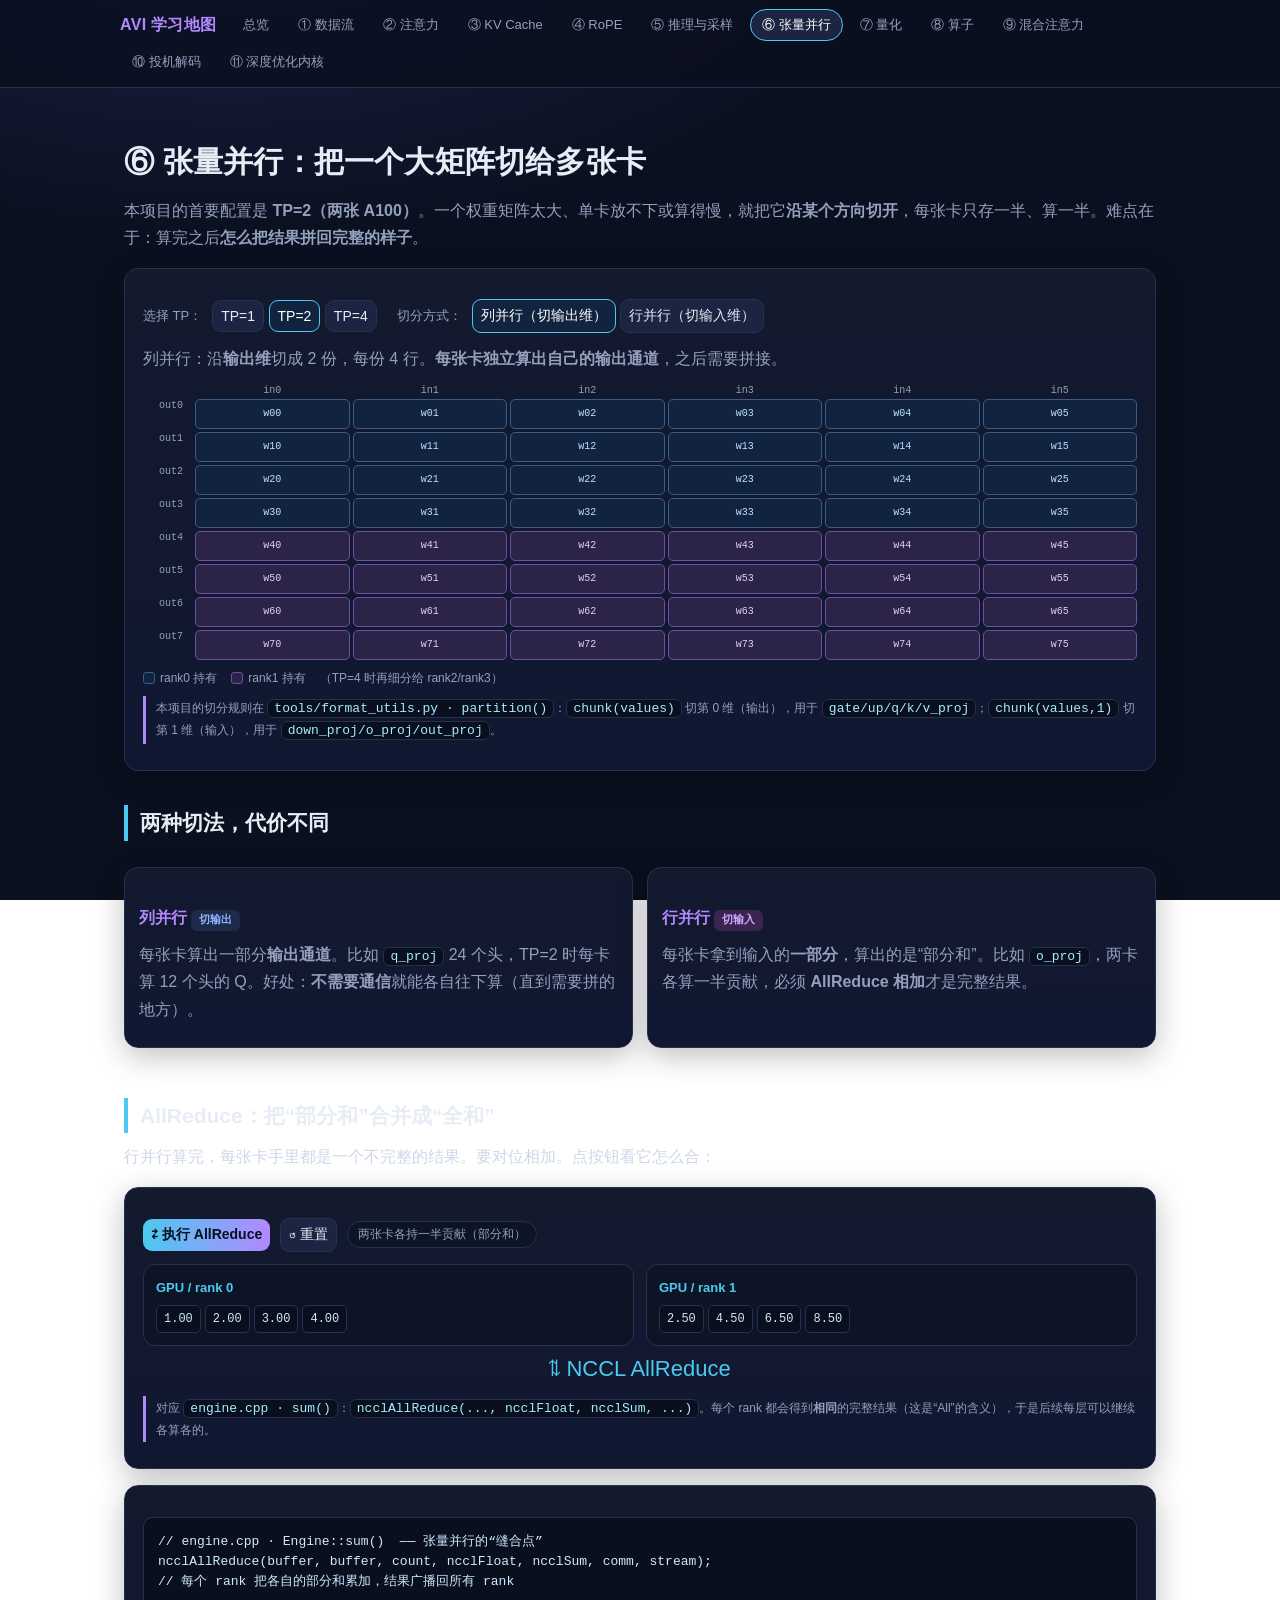
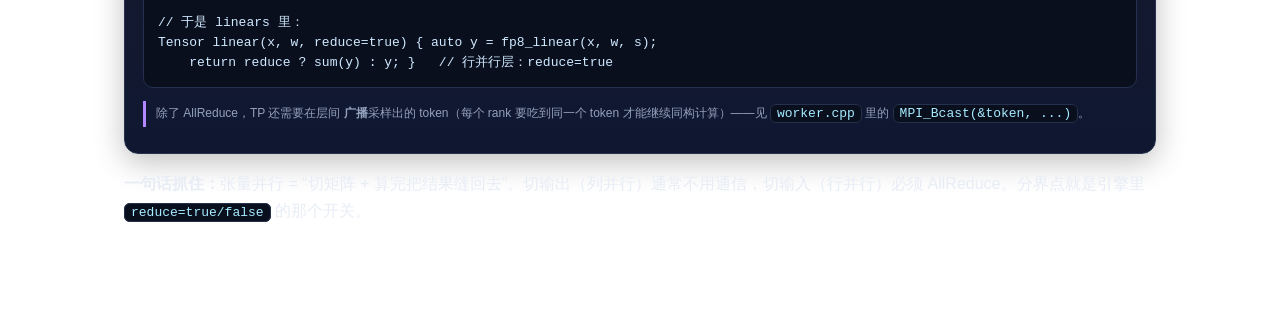
<file: learning/06-tensor-parallel.html>
<!DOCTYPE html>
<html lang="zh-CN">
<head>
<meta charset="UTF-8">
<meta name="viewport" content="width=device-width, initial-scale=1">
<title>⑥ 张量并行 · AVI 学习地图</title>
<link rel="stylesheet" href="assets/style.css">
<style>
  .matwrap{display:grid;grid-template-columns:44px 1fr;gap:8px;align-items:center}
  .mat{display:grid;gap:3px}
  .mcell{height:30px;border-radius:5px;border:1px solid var(--border);background:#0a0f1e;
    display:flex;align-items:center;justify-content:center;font-size:10px;font-family:var(--mono);color:#5a6a90;transition:.25s}
  .mcell.r0{background:#12233f;border-color:#3a5c8a;color:#bfe0ff}
  .mcell.r1{background:#2b2348;border-color:#6a52a0;color:#e0d0ff}
  .mcell.r2{background:#123a2a;border-color:#2c6b52;color:#8fe0b0}
  .mcell.r3{background:#3a2a12;border-color:#8a6a2c;color:#e9c86b}
  .axis-x{display:flex;gap:3px;font-size:10px;color:var(--muted);font-family:var(--mono)}
  .axis-x span{flex:1;text-align:center}
  .axis-y{display:flex;flex-direction:column;gap:3px;font-size:10px;color:var(--muted);font-family:var(--mono);justify-content:center}
  .axis-y span{height:30px;display:flex;align-items:center;justify-content:flex-end;padding-right:4px}
  .gpus{display:grid;gap:12px;margin-top:10px}
  .gpu{background:#0d1426;border:1px solid var(--border);border-radius:12px;padding:12px}
  .gpu h4{margin:0 0 6px;font-size:13px;color:var(--accent)}
  .vec{display:flex;gap:4px;flex-wrap:wrap}
  .vec b{font-family:var(--mono);font-size:12px;background:#0a0f1e;border:1px solid var(--border);
    border-radius:5px;padding:3px 7px;color:#cfe9ff;font-weight:400}
  .vec b.sum{background:#123a2a;border-color:#2c6b52;color:#8fe0b0}
  .arrowdown{text-align:center;color:var(--accent);font-size:22px;margin:4px 0}
  .modeseg button.sel{border-color:var(--accent);color:#fff;background:#12233f}
  .legend b.r0{background:#12233f;border:1px solid #3a5c8a}
  .legend b.r1{background:#2b2348;border:1px solid #6a52a0}
</style>
</head>
<body>
<nav class="top"><div class="inner">
  <span class="brand">AVI 学习地图</span>
  <a href="index.html">总览</a>
  <a href="01-transformer-flow.html">① 数据流</a>
  <a href="02-attention.html">② 注意力</a>
  <a href="03-kv-cache.html">③ KV Cache</a>
  <a href="04-rope.html">④ RoPE</a>
  <a href="05-inference.html">⑤ 推理与采样</a>
  <a class="active" href="06-tensor-parallel.html">⑥ 张量并行</a>
  <a href="07-quantization.html">⑦ 量化</a>
  <a href="08-optimized-cu.html">⑧ 算子</a>
  <a href="09-hybrid-attention.html">⑨ 混合注意力</a>
  <a href="10-speculative.html">⑩ 投机解码</a>
  <a href="11-deep-optimization.html">⑪ 深度优化内核</a>
</div></nav>

<div class="wrap">
  <h1>⑥ 张量并行：把一个大矩阵切给多张卡</h1>
  <p class="lead">本项目的首要配置是 <b>TP=2（两张 A100）</b>。一个权重矩阵太大、单卡放不下或算得慢，就把它<b>沿某个方向切开</b>，每张卡只存一半、算一半。难点在于：算完之后<b>怎么把结果拼回完整的样子</b>。</p>

  <div class="card">
    <div class="row">
      <span class="muted" style="font-size:13px">选择 TP：</span>
      <span class="modeseg">
        <button id="tp1" class="small">TP=1</button>
        <button id="tp2" class="small sel">TP=2</button>
        <button id="tp4" class="small">TP=4</button>
      </span>
      <span class="muted" style="font-size:13px;margin-left:10px">切分方式：</span>
      <span class="modeseg">
        <button id="col" class="small sel">列并行（切输出维）</button>
        <button id="row" class="small">行并行（切输入维）</button>
      </span>
    </div>
    <p class="muted" id="splitNote"></p>
    <div class="matwrap">
      <div class="axis-y" id="axisY"></div>
      <div>
        <div class="axis-x" id="axisX"></div>
        <div class="mat" id="mat"></div>
      </div>
    </div>
    <div class="legend">
      <span><b class="r0"></b>rank0 持有</span>
      <span><b class="r1"></b>rank1 持有</span>
      <span class="muted">（TP=4 时再细分给 rank2/rank3）</span>
    </div>
    <div class="filetip">本项目的切分规则在 <code>tools/format_utils.py · partition()</code>：<code>chunk(values)</code> 切第 0 维（输出），用于 <code>gate/up/q/k/v_proj</code>；<code>chunk(values,1)</code> 切第 1 维（输入），用于 <code>down_proj/o_proj/out_proj</code>。</div>
  </div>

  <h2>两种切法，代价不同</h2>
  <div class="grid g2">
    <div class="card tight">
      <h3>列并行 <span class="tag p">切输出</span></h3>
      <p class="muted">每张卡算出一部分<b>输出通道</b>。比如 <code>q_proj</code> 24 个头，TP=2 时每卡算 12 个头的 Q。好处：<b>不需要通信</b>就能各自往下算（直到需要拼的地方）。</p>
    </div>
    <div class="card tight">
      <h3>行并行 <span class="tag d">切输入</span></h3>
      <p class="muted">每张卡拿到输入的<b>一部分</b>，算出的是“部分和”。比如 <code>o_proj</code>，两卡各算一半贡献，必须 <b>AllReduce 相加</b>才是完整结果。</p>
    </div>
  </div>

  <h2>AllReduce：把“部分和”合并成“全和”</h2>
  <p>行并行算完，每张卡手里都是一个不完整的结果。要对位相加。点按钮看它怎么合：</p>
  <div class="card">
    <div class="row">
      <button id="reduce" class="primary small">⇄ 执行 AllReduce</button>
      <button id="resetR" class="small">↺ 重置</button>
      <span class="pill" id="rnote">两张卡各持一半贡献</span>
    </div>
    <div class="gpus" id="gpus"></div>
    <div class="arrowdown" id="downArrow">⇅ NCCL AllReduce</div>
    <div class="filetip">对应 <code>engine.cpp · sum()</code>：<code>ncclAllReduce(..., ncclFloat, ncclSum, ...)</code>。每个 rank 都会得到<b>相同</b>的完整结果（这是“All”的含义），于是后续每层可以继续各算各的。</div>
  </div>

  <div class="card">
    <pre><code>// engine.cpp · Engine::sum()  —— 张量并行的“缝合点”
ncclAllReduce(buffer, buffer, count, ncclFloat, ncclSum, comm, stream);
// 每个 rank 把各自的部分和累加，结果广播回所有 rank

// 于是 linears 里：
Tensor linear(x, w, reduce=true) { auto y = fp8_linear(x, w, s);
    return reduce ? sum(y) : y; }   // 行并行层：reduce=true</code></pre>
    <div class="filetip">除了 AllReduce，TP 还需要在层间 <b>广播</b>采样出的 token（每个 rank 要吃到同一个 token 才能继续同构计算）——见 <code>worker.cpp</code> 里的 <code>MPI_Bcast(&token, ...)</code>。</div>
  </div>

  <div class="note"><b>一句话抓住：</b>张量并行 = “切矩阵 + 算完把结果缝回去”。切输出（列并行）通常不用通信，切输入（行并行）必须 AllReduce。分界点就是引擎里 <code>reduce=true/false</code> 的那个开关。</div>
</div>

<script>
const OUT=8, IN=6;                  // 演示矩阵：8 行输出 × 6 列输入
let tp=2, mode="col";
const RCOL=["r0","r1","r2","r3"];

function rankOf(r,c){
  if(tp===1) return 0;
  if(mode==="col"){ return Math.floor(r/(OUT/tp)); }   // 切输出维 → 按行分组
  else { return Math.floor(c/(IN/tp)); }               // 切输入维 → 按列分组
}
function buildMatrix(){
  const mat=document.getElementById("mat");
  mat.style.gridTemplateColumns=`repeat(${IN},1fr)`;
  mat.innerHTML="";
  for(let r=0;r<OUT;r++)for(let c=0;c<IN;c++){
    const d=document.createElement("div");
    const rk=rankOf(r,c);
    d.className="mcell "+RCOL[rk];
    d.textContent="w"+r+c;
    d.title=`输出${r} × 输入${c} → rank${rk}`;
    mat.appendChild(d);
  }
  // x 轴
  const ax=document.getElementById("axisX"); ax.innerHTML="";
  for(let c=0;c<IN;c++){const s=document.createElement("span");s.textContent="in"+c;ax.appendChild(s);}
  // y 轴
  const ay=document.getElementById("axisY"); ay.innerHTML="";
  for(let r=0;r<OUT;r++){const s=document.createElement("span");s.textContent="out"+r;ay.appendChild(s);}
  // 说明
  const note=document.getElementById("splitNote");
  note.innerHTML = mode==="col"
    ? `列并行：沿<b>输出维</b>切成 ${tp} 份，每份 ${OUT/tp} 行。<b>每张卡独立算出自己的输出通道</b>，之后需要拼接。`
    : `行并行：沿<b>输入维</b>切成 ${tp} 份，每份 ${IN/tp} 列。<b>每张卡只看到一部分输入</b>，输出是“部分和”，必须 AllReduce 相加。`;
}

// ===== AllReduce 演示 =====
const V=[0,0,0,0];
let contrib=[];   // 每卡的贡献
function freshContrib(){
  contrib=[];
  for(let r=0;r<tp;r++){
    contrib.push(V.map((_,i)=> (r+1)*(i+1) + r*0.5));  // 造两个不同的“部分和”
  }
}
function renderGpus(reduced){
  const g=document.getElementById("gpus");
  g.innerHTML="";
  g.style.gridTemplateColumns = tp===1? "1fr" : "1fr 1fr";
  for(let r=0;r<tp;r++){
    const box=document.createElement("div"); box.className="gpu";
    const h=document.createElement("h4"); h.textContent="GPU / rank "+r;
    const vec=document.createElement("div"); vec.className="vec";
    (reduced?V:contrib[r]).forEach(v=>{
      const b=document.createElement("b");
      b.textContent=(Math.round(v*100)/100).toFixed(2);
      b.className=(reduced?"sum":"");
      vec.appendChild(b);
    });
    box.append(h,vec); g.appendChild(box);
  }
  document.getElementById("rnote").textContent = reduced
    ? "AllReduce 完成：两卡拿到相同的“全和”"
    : tp===1? "单卡：本来就是完整的" : "两张卡各持一半贡献（部分和）";
  document.getElementById("rnote").className = "pill "+(reduced?"ok":"");
}
document.getElementById("reduce").onclick=()=>{ renderGpus(true); };
document.getElementById("resetR").onclick=()=>{ freshContrib(); renderGpus(false); };
document.getElementById("tp1").onclick=()=>setTP(1);
document.getElementById("tp2").onclick=()=>setTP(2);
document.getElementById("tp4").onclick=()=>setTP(4);
function setTP(t){
  tp=t;
  for(const [id,n] of [["tp1",1],["tp2",2],["tp4",4]])
    document.getElementById(id).classList.toggle("sel", n===t);
  buildMatrix(); freshContrib(); renderGpus(false);
}
document.getElementById("col").onclick=()=>{mode="col";document.getElementById("col").classList.add("sel");document.getElementById("row").classList.remove("sel");buildMatrix();};
document.getElementById("row").onclick=()=>{mode="row";document.getElementById("row").classList.add("sel");document.getElementById("col").classList.remove("sel");buildMatrix();};

buildMatrix(); freshContrib(); renderGpus(false);
</script>
</body>
</html>
</file>
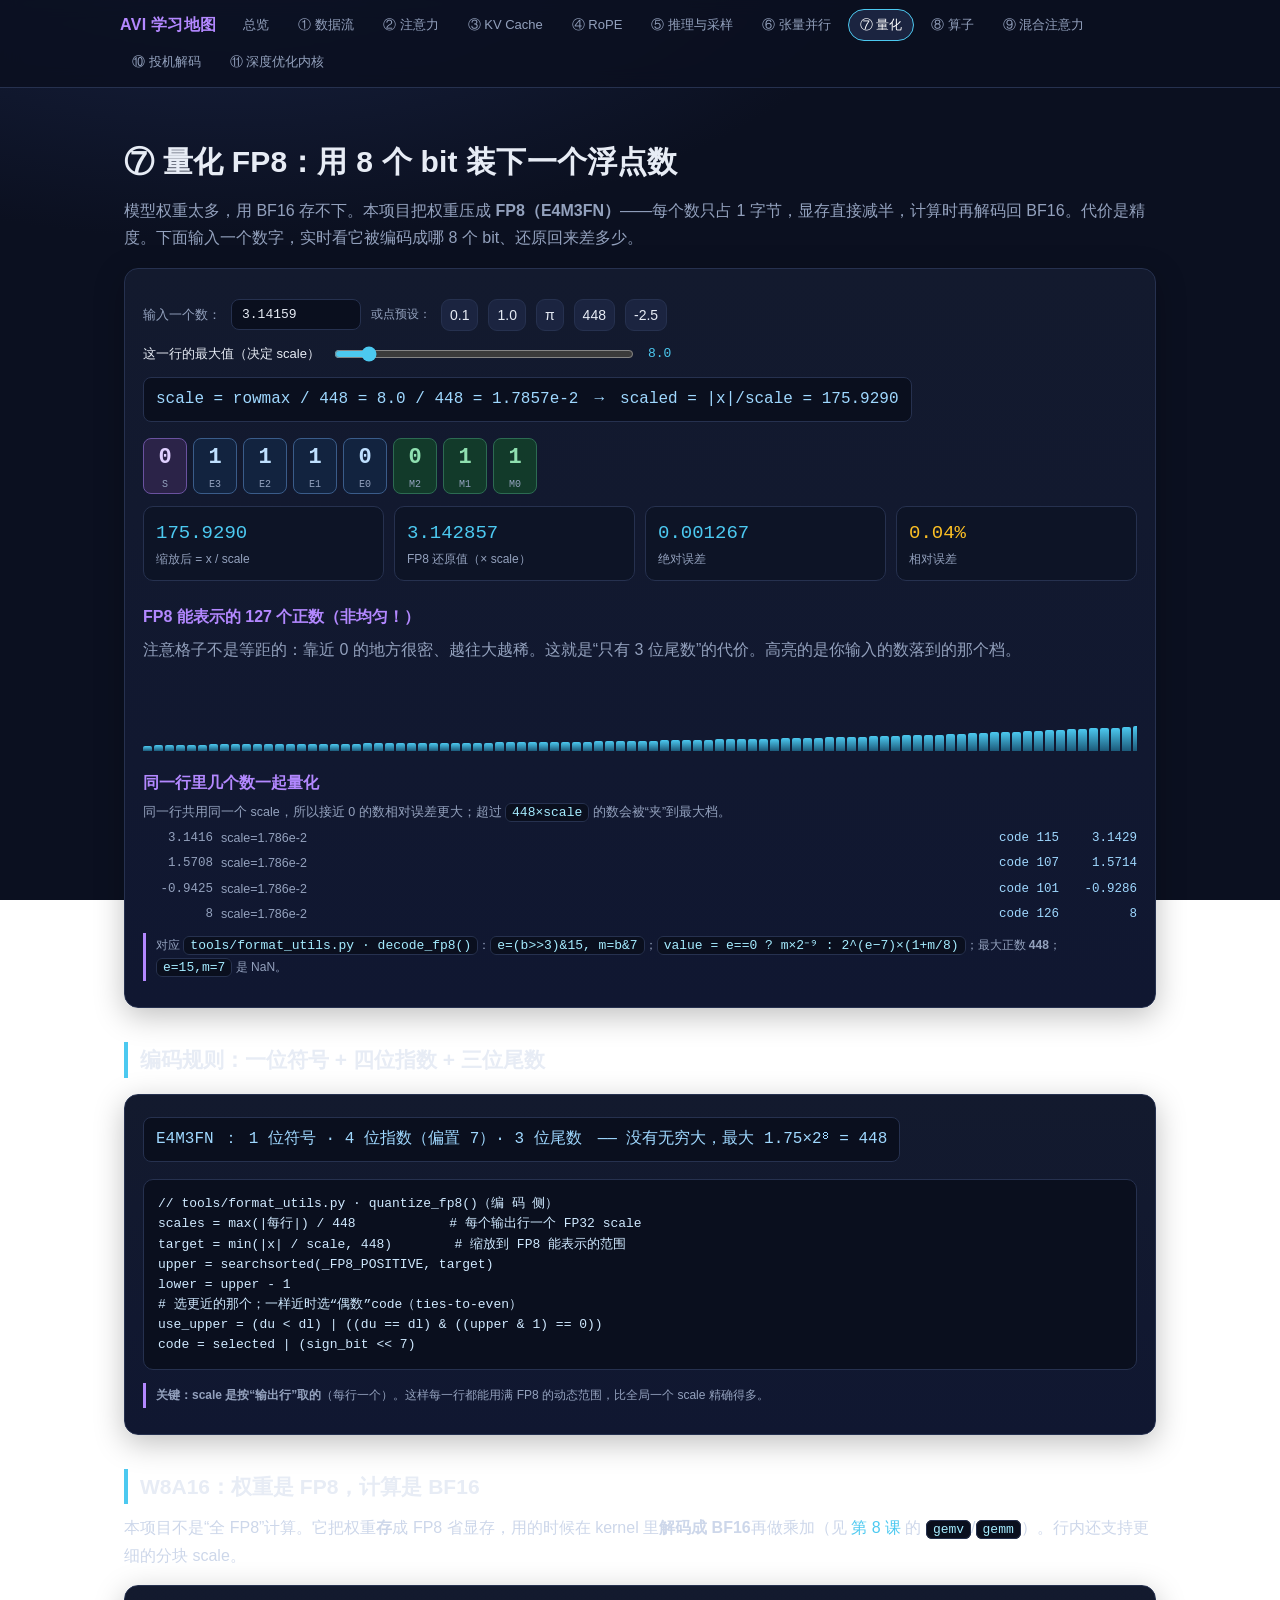
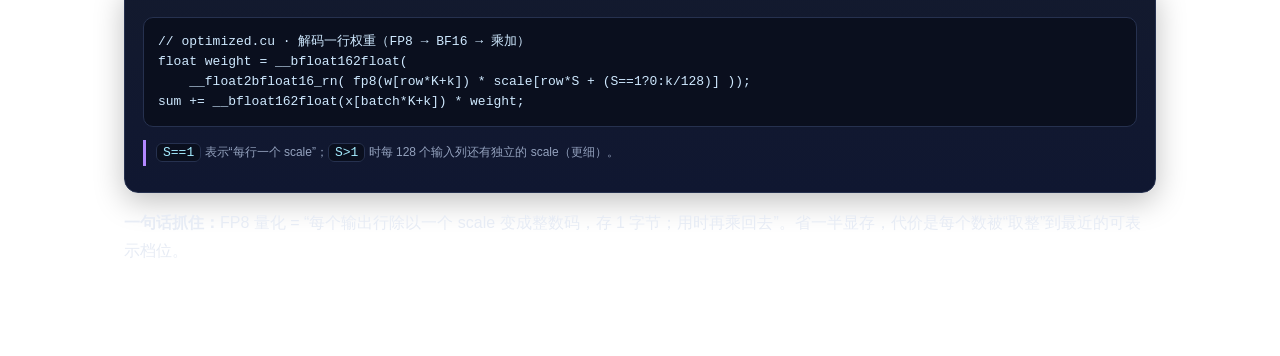
<file: learning/07-quantization.html>
<!DOCTYPE html>
<html lang="zh-CN">
<head>
<meta charset="UTF-8">
<meta name="viewport" content="width=device-width, initial-scale=1">
<title>⑦ 量化 FP8 · AVI 学习地图</title>
<link rel="stylesheet" href="assets/style.css">
<style>
  .bits{display:flex;gap:6px;margin:12px 0;flex-wrap:wrap}
  .bit{width:44px;height:56px;border-radius:8px;border:1px solid var(--border);background:#0a0f1e;
    display:flex;flex-direction:column;align-items:center;justify-content:center;transition:.25s}
  .bit .v{font-family:var(--mono);font-size:22px;font-weight:700}
  .bit .k{font-size:10px;color:var(--muted);font-family:var(--mono)}
  .bit.sign{background:#2b2348;border-color:#6a52a0}   .bit.sign .v{color:#e0d0ff}
  .bit.exp{background:#12233f;border-color:#3a5c8a}    .bit.exp .v{color:#bfe0ff}
  .bit.man{background:#123a2a;border-color:#2c6b52}    .bit.man .v{color:#8fe0b0}
  .bit .v.chg{animation:pulse .5s}
  @keyframes pulse{from{transform:scale(1.4)}to{transform:scale(1)}}
  .ctrl{display:flex;align-items:center;gap:12px;margin:8px 0;flex-wrap:wrap}
  .ctrl label{margin:0;width:auto;color:var(--text);font-size:13px}
  .ctrl input[type=range]{flex:1;min-width:150px;max-width:300px}
  .ctrl .val{font-family:var(--mono);color:var(--accent);min-width:90px;font-size:13px}
  .out{display:grid;grid-template-columns:repeat(4,1fr);gap:10px;margin:12px 0}
  @media(max-width:820px){.out{grid-template-columns:1fr 1fr}}
  .o{background:#0d1426;border:1px solid var(--border);border-radius:10px;padding:10px 12px}
  .o .n{font-size:19px;font-family:var(--mono);color:var(--accent);word-break:break-all}
  .o .l{font-size:12px;color:var(--muted)}
  .o.bad .n{color:var(--warn)}
  .gridval{display:flex;gap:2px;align-items:flex-end;height:80px;margin-top:8px;overflow:auto}
  .gridval i{flex:0 0 auto;width:9px;background:linear-gradient(180deg,var(--accent),#1c5a7a);border-radius:2px 2px 0 0}
  .gridval i.sel{background:linear-gradient(180deg,#fff,var(--accent2))}
  .formula{font-family:var(--mono);background:#0a0f1e;border:1px solid var(--border);border-radius:8px;
    padding:8px 12px;color:#9fd8ff;display:inline-block;margin:4px 0}
  .mini{display:grid;grid-template-columns:70px 1fr 80px 70px;gap:8px;font-size:12.5px;align-items:center;margin:4px 0}
  .mini .tk{font-family:var(--mono);text-align:right;color:var(--muted)}
  .mini .num{font-family:var(--mono);color:#9fd8ff;text-align:right}
</style>
</head>
<body>
<nav class="top"><div class="inner">
  <span class="brand">AVI 学习地图</span>
  <a href="index.html">总览</a>
  <a href="01-transformer-flow.html">① 数据流</a>
  <a href="02-attention.html">② 注意力</a>
  <a href="03-kv-cache.html">③ KV Cache</a>
  <a href="04-rope.html">④ RoPE</a>
  <a href="05-inference.html">⑤ 推理与采样</a>
  <a href="06-tensor-parallel.html">⑥ 张量并行</a>
  <a class="active" href="07-quantization.html">⑦ 量化</a>
  <a href="08-optimized-cu.html">⑧ 算子</a>
  <a href="09-hybrid-attention.html">⑨ 混合注意力</a>
  <a href="10-speculative.html">⑩ 投机解码</a>
  <a href="11-deep-optimization.html">⑪ 深度优化内核</a>
</div></nav>

<div class="wrap">
  <h1>⑦ 量化 FP8：用 8 个 bit 装下一个浮点数</h1>
  <p class="lead">模型权重太多，用 BF16 存不下。本项目把权重压成 <b>FP8（E4M3FN）</b>——每个数只占 1 字节，显存直接减半，计算时再解码回 BF16。代价是精度。下面输入一个数字，实时看它被编码成哪 8 个 bit、还原回来差多少。</p>

  <div class="card">
    <div class="row">
      <label style="width:auto;margin:0">输入一个数：</label>
      <input type="number" id="val" value="3.14159" step="0.1" style="width:130px">
      <span class="muted" style="font-size:12px">或点预设：</span>
      <button class="small" data-p="0.1">0.1</button>
      <button class="small" data-p="1">1.0</button>
      <button class="small" data-p="3.14159">π</button>
      <button class="small" data-p="448">448</button>
      <button class="small" data-p="-2.5">-2.5</button>
    </div>
    <div class="ctrl"><label>这一行的最大值（决定 scale）</label>
      <input type="range" id="rowmax" min="0.5" max="80" step="0.5" value="8">
      <span class="val" id="rowmaxV">8.0</span>
    </div>
    <div class="formula" id="scaleTxt"></div>
    <div class="bits" id="bits"></div>
    <div class="out">
      <div class="o"><div class="n" id="oScaled">—</div><div class="l">缩放后 = x / scale</div></div>
      <div class="o"><div class="n" id="oDecoded">—</div><div class="l">FP8 还原值（× scale）</div></div>
      <div class="o"><div class="n" id="oErr">—</div><div class="l">绝对误差</div></div>
      <div class="o bad"><div class="n" id="oRelErr">—</div><div class="l">相对误差</div></div>
    </div>
    <h3>FP8 能表示的 127 个正数（非均匀！）</h3>
    <p class="muted" style="margin:2px 0">注意格子不是等距的：靠近 0 的地方很密、越往大越稀。这就是“只有 3 位尾数”的代价。高亮的是你输入的数落到的那个档。</p>
    <div class="gridval" id="gridval"></div>

    <h3 style="margin-top:18px">同一行里几个数一起量化</h3>
    <p class="muted" style="margin:2px 0;font-size:12.5px">同一行共用同一个 scale，所以接近 0 的数相对误差更大；超过 <code>448×scale</code> 的数会被“夹”到最大档。</p>
    <div id="demoRows"></div>
    <div class="filetip">对应 <code>tools/format_utils.py · decode_fp8()</code>：<code>e=(b&gt;&gt;3)&amp;15, m=b&amp;7</code>；<code>value = e==0 ? m×2⁻⁹ : 2^(e−7)×(1+m/8)</code>；最大正数 <b>448</b>；<code>e=15,m=7</code> 是 NaN。</div>
  </div>

  <h2>编码规则：一位符号 + 四位指数 + 三位尾数</h2>
  <div class="card">
    <div class="formula">E4M3FN ： 1 位符号 · 4 位指数（偏置 7）· 3 位尾数　—— 没有无穷大，最大 1.75×2⁸ = 448</div>
    <pre><code>// tools/format_utils.py · quantize_fp8()（编 码 侧）
scales = max(|每行|) / 448            # 每个输出行一个 FP32 scale
target = min(|x| / scale, 448)        # 缩放到 FP8 能表示的范围
upper = searchsorted(_FP8_POSITIVE, target)
lower = upper - 1
# 选更近的那个；一样近时选“偶数”code（ties-to-even）
use_upper = (du < dl) | ((du == dl) & ((upper & 1) == 0))
code = selected | (sign_bit << 7)</code></pre>
    <div class="filetip"><b>关键：scale 是按“输出行”取的</b>（每行一个）。这样每一行都能用满 FP8 的动态范围，比全局一个 scale 精确得多。</div>
  </div>

  <h2>W8A16：权重是 FP8，计算是 BF16</h2>
  <p>本项目不是“全 FP8”计算。它把权重<b>存</b>成 FP8 省显存，用的时候在 kernel 里<b>解码成 BF16</b>再做乘加（见 <a href="08-optimized-cu.html">第 8 课</a> 的 <code>gemv</code>/<code>gemm</code>）。行内还支持更细的分块 scale。</p>
  <div class="card">
    <pre><code>// optimized.cu · 解码一行权重（FP8 → BF16 → 乘加）
float weight = __bfloat162float(
    __float2bfloat16_rn( fp8(w[row*K+k]) * scale[row*S + (S==1?0:k/128)] ));
sum += __bfloat162float(x[batch*K+k]) * weight;</code></pre>
    <div class="filetip"><code>S==1</code> 表示“每行一个 scale”；<code>S&gt;1</code> 时每 128 个输入列还有独立的 scale（更细）。</div>
  </div>

  <div class="note"><b>一句话抓住：</b>FP8 量化 = “每个输出行除以一个 scale 变成整数码，存 1 字节；用时再乘回去”。省一半显存，代价是每个数被“取整”到最近的可表示档位。</div>
</div>

<script>
// ===== FP8 E4M3FN 的真值表（code 0..126 为正数）=====
const POS=[];
for(let code=0;code<127;code++){
  const e=(code>>3)&15, m=code&7;
  const v = e===0 ? m*Math.pow(2,-9) : Math.pow(2,e-7)*(1+m/8);
  POS.push(v);
}
const MAXP=POS[126];  // 448
function encodeMag(target){
  target=Math.min(Math.max(target,0),MAXP);
  let upper=126;
  for(let i=0;i<POS.length;i++){ if(POS[i]>=target){upper=i;break;} }
  const lower=Math.max(upper-1,0);
  const dl=target-POS[lower], du=POS[upper]-target;
  const useUpper = (du<dl) || (du===dl && (upper&1)===0);
  return useUpper?upper:lower;
}
// ===== 交互 =====
const valEl=document.getElementById("val"), rmEl=document.getElementById("rowmax"), rmV=document.getElementById("rowmaxV");
function fmt(x,d=6){ if(!isFinite(x)) return "—"; return (Math.abs(x)<1e-4&&x!==0)? x.toExponential(3): (+x.toFixed(d)).toString(); }
function update(){
  const raw=parseFloat(valEl.value); const use = isFinite(raw)? raw : 0;
  const rowmax=+rmEl.value; rmV.textContent=rowmax.toFixed(1);
  const scale=rowmax/MAXP;
  const sign=use<0?1:0, mag=Math.abs(use);
  const scaled=Math.min(mag/scale, MAXP);
  const code=encodeMag(scaled);
  const decoded=POS[code]*scale*(sign?-1:1);
  const err=Math.abs(decoded-use), rel=Math.abs(use)>1e-9? err/Math.abs(use):0;

  // formula
  document.getElementById("scaleTxt").textContent =
    `scale = rowmax / 448 = ${rowmax.toFixed(1)} / 448 = ${scale.toExponential(4)}　→　scaled = |x|/scale = ${scaled.toFixed(4)}`;
  // bits
  const full=code | (sign<<7);
  const e=(code>>3)&15, m=code&7;
  const bitsEl=document.getElementById("bits");
  const bitDefs=[
    ["S","sign",(full>>7)&1],["E3","exp",(e>>3)&1],["E2","exp",(e>>2)&1],["E1","exp",(e>>1)&1],["E0","exp",e&1],
    ["M2","man",(m>>2)&1],["M1","man",(m>>1)&1],["M0","man",m&1]
  ];
  bitsEl.innerHTML="";
  bitDefs.forEach(([k,cls,v])=>{
    const d=document.createElement("div"); d.className="bit "+cls;
    d.innerHTML=`<div class="v">${v}</div><div class="k">${k}</div>`;
    bitsEl.appendChild(d);
  });
  // outputs
  document.getElementById("oScaled").textContent=scaled.toFixed(4);
  document.getElementById("oDecoded").textContent=fmt(decoded);
  document.getElementById("oErr").textContent=fmt(err);
  document.getElementById("oRelErr").textContent=(rel*100).toFixed(2)+"%";
  // grid
  const g=document.getElementById("gridval"); g.innerHTML="";
  const gmax=MAXP;
  POS.forEach((v,i)=>{
    const b=document.createElement("i");
    b.style.height=Math.max(3, 6+ (Math.cbrt(v/gmax))*70)+"%";
    if(i===code) b.classList.add("sel");
    b.title="code "+i+" → "+v.toPrecision(4);
    g.appendChild(b);
  });
  // 表格：把若干数字整行量化
  const demo=[use, use*0.5, -use*0.3, rowmax];
  const box=document.getElementById("demoRows");
  if(box){
    box.innerHTML="";
    demo.forEach(x=>{
      const s=x<0?1:0, mm=Math.abs(x), sc=Math.min(mm/scale,MAXP);
      const c=encodeMag(sc), d=POS[c]*scale*(s?-1:1);
      const row=document.createElement("div"); row.className="mini";
      row.innerHTML=`<div class="tk">${fmt(x,4)}</div><div class="muted">scale=${scale.toExponential(3)}</div>`+
        `<div class="num">code ${c}</div><div class="num">${fmt(d,4)}</div>`;
      box.appendChild(row);
    });
  }
}
valEl.oninput=update; rmEl.oninput=update;
document.querySelectorAll("button[data-p]").forEach(b=>b.onclick=()=>{valEl.value=b.dataset.p;update();});
update();
</script>
</body>
</html>
</file>
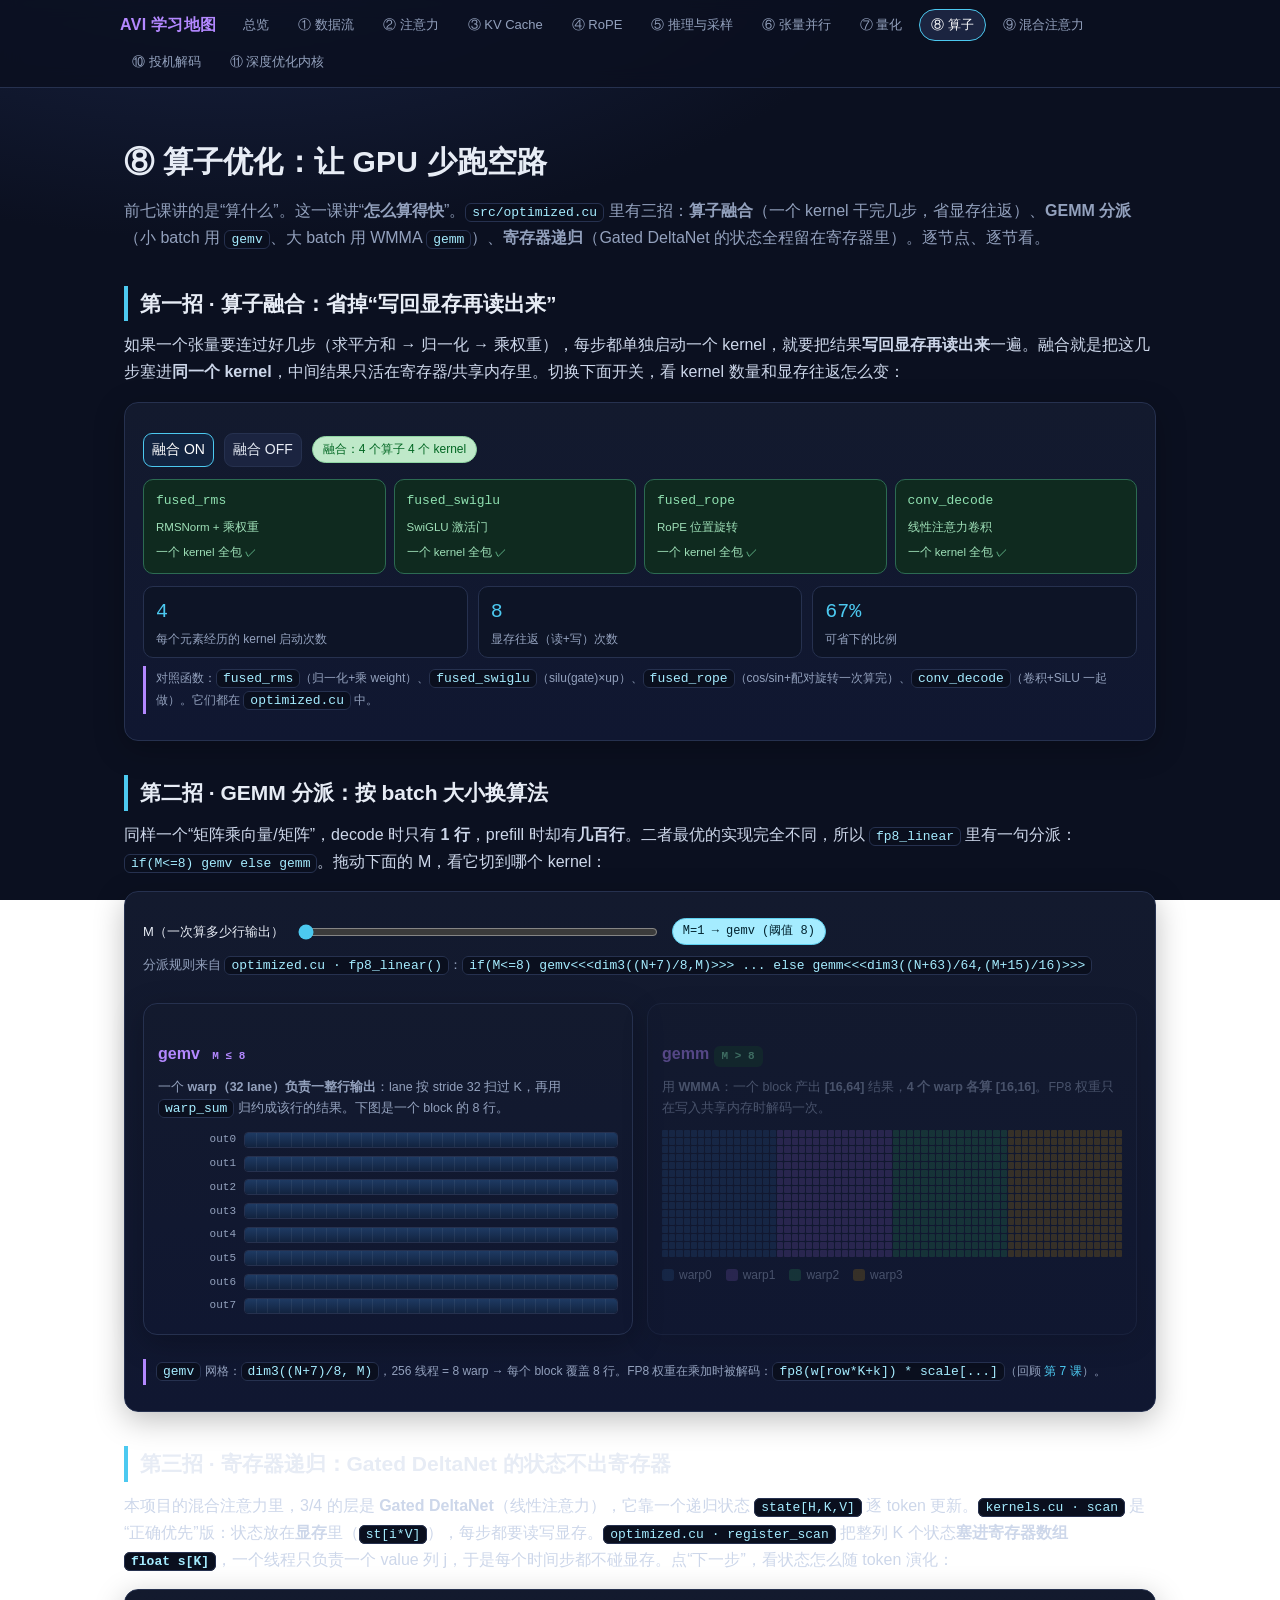
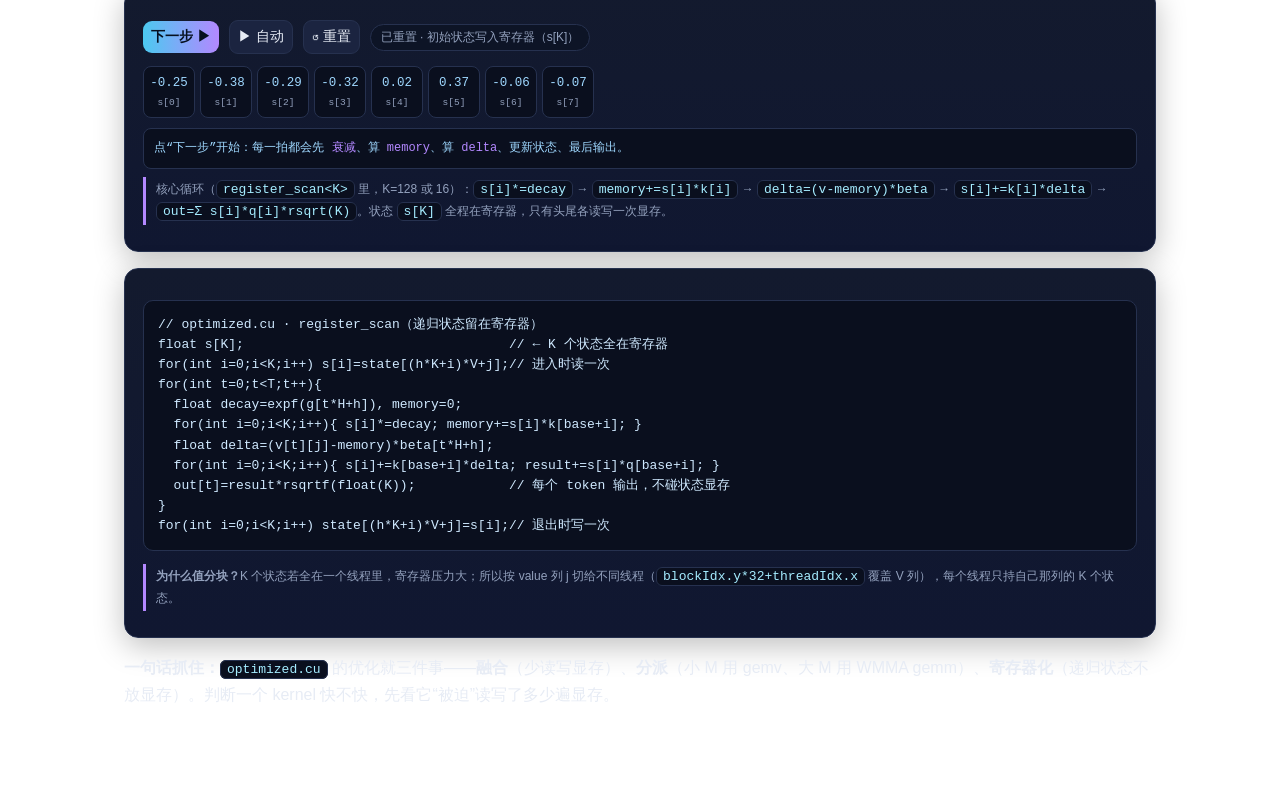
<file: learning/08-optimized-cu.html>
<!DOCTYPE html>
<html lang="zh-CN">
<head>
<meta charset="UTF-8">
<meta name="viewport" content="width=device-width, initial-scale=1">
<title>⑧ 算子优化 · AVI 学习地图</title>
<link rel="stylesheet" href="assets/style.css">
<style>
  .pipe{display:flex;flex-wrap:wrap;gap:8px;align-items:stretch;margin:12px 0}
  .op{flex:1 1 150px;background:#0d1426;border:1px solid var(--border);border-radius:10px;padding:10px 12px}
  .op .nm{font-family:var(--mono);font-size:13px;color:#cfe9ff}
  .op .sub{font-size:11.5px;color:var(--muted);margin-top:6px}
  .sub .stepk{display:block;color:#8fa8d0;font-family:var(--mono);font-size:11px;margin:2px 0;padding:2px 6px;
    border:1px dashed var(--border);border-radius:6px}
  .op.fused{border-color:#2c6b52;background:#0f2a1f}
  .op.fused .nm{color:#8fe0b0}
  .op.fused .sub{color:#9fe0b8}
  .mem{display:flex;gap:10px;flex-wrap:wrap;margin:8px 0}
  .memc{flex:1 1 130px;background:#0d1426;border:1px solid var(--border);border-radius:10px;padding:8px 12px}
  .memc .n{font-size:20px;font-family:var(--mono);color:var(--accent)}
  .memc .l{font-size:12px;color:var(--muted)}
  .gvrow{display:grid;grid-template-columns:78px 1fr;gap:8px;align-items:center;margin:5px 0;font-size:11px;font-family:var(--mono)}
  .gvrow .lab{color:var(--muted);text-align:right}
  .gvbar{height:16px;border-radius:4px;border:1px solid var(--border);overflow:hidden;display:flex;background:#0a0f1e}
  .gvbar i{flex:1;border-right:1px solid rgba(255,255,255,.06)} .gvbar i:last-child{border-right:none}
  .gvbar.w0 i{background:linear-gradient(180deg,#1e3a63,#12233f);color:#bfe0ff}
  .gvbar i.on{background:#2a4b7a}
  .tile{display:grid;gap:1px;margin-top:8px}
  .tile i{height:7px;border-radius:1px;background:#0a0f1e}
  .tile i.w0{background:#1e3a63} .tile i.w1{background:#4a3a7a} .tile i.w2{background:#1e5a44} .tile i.w3{background:#6a521e}
  .legend b.w0{background:#1e3a63} .legend b.w1{background:#4a3a7a} .legend b.w2{background:#1e5a44} .legend b.w3{background:#6a521e}
  .state{display:flex;gap:5px;flex-wrap:wrap;margin:10px 0}
  .cell{width:52px;border:1px solid var(--border);border-radius:8px;background:#0a0f1e;padding:6px 2px;text-align:center;transition:.25s}
  .cell .v{font-family:var(--mono);font-size:12.5px;color:#9fd8ff}
  .cell .k{font-size:9.5px;color:var(--muted);font-family:var(--mono)}
  .cell.chg{border-color:var(--accent);box-shadow:0 0 0 1px var(--accent) inset}
  .steps{font-family:var(--mono);font-size:12px;background:#0a0f1e;border:1px solid var(--border);
    border-radius:8px;padding:8px 10px;color:#9fd8ff;line-height:1.9;margin:8px 0}
  .steps .hl{color:var(--accent2)}
  button.sel{border-color:var(--accent);color:#fff;background:#12233f}
</style>
</head>
<body>
<nav class="top"><div class="inner">
  <span class="brand">AVI 学习地图</span>
  <a href="index.html">总览</a>
  <a href="01-transformer-flow.html">① 数据流</a>
  <a href="02-attention.html">② 注意力</a>
  <a href="03-kv-cache.html">③ KV Cache</a>
  <a href="04-rope.html">④ RoPE</a>
  <a href="05-inference.html">⑤ 推理与采样</a>
  <a href="06-tensor-parallel.html">⑥ 张量并行</a>
  <a href="07-quantization.html">⑦ 量化</a>
  <a class="active" href="08-optimized-cu.html">⑧ 算子</a>
  <a href="09-hybrid-attention.html">⑨ 混合注意力</a>
  <a href="10-speculative.html">⑩ 投机解码</a>
  <a href="11-deep-optimization.html">⑪ 深度优化内核</a>
</div></nav>

<div class="wrap">
  <h1>⑧ 算子优化：让 GPU 少跑空路</h1>
  <p class="lead">前七课讲的是“算什么”。这一课讲“<b>怎么算得快</b>”。<code>src/optimized.cu</code> 里有三招：<b>算子融合</b>（一个 kernel 干完几步，省显存往返）、<b>GEMM 分派</b>（小 batch 用 <code>gemv</code>、大 batch 用 WMMA <code>gemm</code>）、<b>寄存器递归</b>（Gated DeltaNet 的状态全程留在寄存器里）。逐节点、逐节看。</p>

  <h2>第一招 · 算子融合：省掉“写回显存再读出来”</h2>
  <p>如果一个张量要连过好几步（求平方和 → 归一化 → 乘权重），每步都单独启动一个 kernel，就要把结果<b>写回显存再读出来</b>一遍。融合就是把这几步塞进<b>同一个 kernel</b>，中间结果只活在寄存器/共享内存里。切换下面开关，看 kernel 数量和显存往返怎么变：</p>
  <div class="card">
    <div class="row">
      <button id="fusOn" class="small sel">融合 ON</button>
      <button id="fusOff" class="small">融合 OFF</button>
      <span class="pill" id="fusNote"></span>
    </div>
    <div class="pipe" id="pipe"></div>
    <div class="mem">
      <div class="memc"><div class="n" id="mk">—</div><div class="l">每个元素经历的 kernel 启动次数</div></div>
      <div class="memc"><div class="n" id="mt">—</div><div class="l">显存往返（读+写）次数</div></div>
      <div class="memc"><div class="n" id="ms">—</div><div class="l">可省下的比例</div></div>
    </div>
    <div class="filetip">对照函数：<code>fused_rms</code>（归一化+乘 weight）、<code>fused_swiglu</code>（silu(gate)×up）、<code>fused_rope</code>（cos/sin+配对旋转一次算完）、<code>conv_decode</code>（卷积+SiLU 一起做）。它们都在 <code>optimized.cu</code> 中。</div>
  </div>

  <h2>第二招 · GEMM 分派：按 batch 大小换算法</h2>
  <p>同样一个“矩阵乘向量/矩阵”，decode 时只有 <b>1 行</b>，prefill 时却有<b>几百行</b>。二者最优的实现完全不同，所以 <code>fp8_linear</code> 里有一句分派：<code>if(M&lt;=8) gemv else gemm</code>。拖动下面的 M，看它切到哪个 kernel：</p>
  <div class="card">
    <div class="ctrl" style="display:flex;align-items:center;gap:12px;margin:8px 0;flex-wrap:wrap">
      <label style="margin:0;width:auto;color:var(--text);font-size:13px">M（一次算多少行输出）</label>
      <input type="range" id="mEl" min="1" max="64" step="1" value="1" style="flex:1;min-width:180px;max-width:360px">
      <span class="pill" id="mPick" style="font-family:var(--mono)"></span>
    </div>
    <p class="muted" style="font-size:12.5px">分派规则来自 <code>optimized.cu · fp8_linear()</code>：<code>if(M&lt;=8) gemv&lt;&lt;&lt;dim3((N+7)/8,M)&gt;&gt;&gt; ... else gemm&lt;&lt;&lt;dim3((N+63)/64,(M+15)/16)&gt;&gt;&gt;</code></p>
    <div class="grid g2">
      <div class="card tight" id="vGemv">
        <h3>gemv <span class="tag">M ≤ 8</span></h3>
        <p class="muted" style="font-size:12.5px">一个 <b>warp（32 lane）负责一整行输出</b>：lane 按 stride 32 扫过 K，再用 <code>warp_sum</code> 归约成该行的结果。下图是一个 block 的 8 行。</p>
        <div id="gemvRows"></div>
      </div>
      <div class="card tight" id="vGemm">
        <h3>gemm <span class="tag f">M > 8</span></h3>
        <p class="muted" style="font-size:12.5px">用 <b>WMMA</b>：一个 block 产出 <b>[16,64]</b> 结果，<b>4 个 warp 各算 [16,16]</b>。FP8 权重只在写入共享内存时解码一次。</p>
        <div class="tile" id="gemmGrid"></div>
        <div class="legend">
          <span><b class="w0"></b>warp0</span><span><b class="w1"></b>warp1</span>
          <span><b class="w2"></b>warp2</span><span><b class="w3"></b>warp3</span>
        </div>
      </div>
    </div>
    <div class="filetip"><code>gemv</code> 网格：<code>dim3((N+7)/8, M)</code>，256 线程 = 8 warp → 每个 block 覆盖 8 行。FP8 权重在乘加时被解码：<code>fp8(w[row*K+k]) * scale[...]</code>（回顾 <a href="07-quantization.html">第 7 课</a>）。</div>
  </div>

  <h2>第三招 · 寄存器递归：Gated DeltaNet 的状态不出寄存器</h2>
  <p>本项目的混合注意力里，3/4 的层是 <b>Gated DeltaNet</b>（线性注意力），它靠一个递归状态 <code>state[H,K,V]</code> 逐 token 更新。<code>kernels.cu · scan</code> 是“正确优先”版：状态放在<b>显存</b>里（<code>st[i*V]</code>），每步都要读写显存。<code>optimized.cu · register_scan</code> 把整列 K 个状态<b>塞进寄存器数组 <code>float s[K]</code></b>，一个线程只负责一个 value 列 j，于是每个时间步都不碰显存。点“下一步”，看状态怎么随 token 演化：</p>
  <div class="card">
    <div class="row">
      <button id="scStep" class="primary small">下一步 ▶</button>
      <button id="scAuto" class="small">▶ 自动</button>
      <button id="scReset" class="small">↺ 重置</button>
      <span class="pill" id="scNote">t = 0 / 6 步</span>
    </div>
    <div class="state" id="state"></div>
    <div class="steps" id="scSteps">点“下一步”开始：每一拍都会先 <span class="hl">衰减</span>、算 <span class="hl">memory</span>、算 <span class="hl">delta</span>、更新状态、最后输出。</div>
    <div class="filetip">核心循环（<code>register_scan&lt;K&gt;</code> 里，K=128 或 16）：<code>s[i]*=decay</code> → <code>memory+=s[i]*k[i]</code> → <code>delta=(v-memory)*beta</code> → <code>s[i]+=k[i]*delta</code> → <code>out=Σ s[i]*q[i]*rsqrt(K)</code>。状态 <code>s[K]</code> 全程在寄存器，只有头尾各读写一次显存。</div>
  </div>

  <div class="card">
    <pre><code>// optimized.cu · register_scan（递归状态留在寄存器）
float s[K];                                  // ← K 个状态全在寄存器
for(int i=0;i&lt;K;i++) s[i]=state[(h*K+i)*V+j];// 进入时读一次
for(int t=0;t&lt;T;t++){
  float decay=expf(g[t*H+h]), memory=0;
  for(int i=0;i&lt;K;i++){ s[i]*=decay; memory+=s[i]*k[base+i]; }
  float delta=(v[t][j]-memory)*beta[t*H+h];
  for(int i=0;i&lt;K;i++){ s[i]+=k[base+i]*delta; result+=s[i]*q[base+i]; }
  out[t]=result*rsqrtf(float(K));            // 每个 token 输出，不碰状态显存
}
for(int i=0;i&lt;K;i++) state[(h*K+i)*V+j]=s[i];// 退出时写一次</code></pre>
    <div class="filetip"><b>为什么值分块？</b>K 个状态若全在一个线程里，寄存器压力大；所以按 value 列 j 切给不同线程（<code>blockIdx.y*32+threadIdx.x</code> 覆盖 V 列），每个线程只持自己那列的 K 个状态。</div>
  </div>

  <div class="note"><b>一句话抓住：</b><code>optimized.cu</code> 的优化就三件事——<b>融合</b>（少读写显存）、<b>分派</b>（小 M 用 gemv、大 M 用 WMMA gemm）、<b>寄存器化</b>（递归状态不放显存）。判断一个 kernel 快不快，先看它“被迫”读写了多少遍显存。</div>
</div>

<script>
// ================= 第一招：算子融合 =================
const OPS=[
  {nm:"fused_rms", raw:["求平方和 (归约)","归一化 x·rsqrt","乘 weight"], note:"RMSNorm + 乘权重"},
  {nm:"fused_swiglu", raw:["silu(gate) = g·σ(g)","乘 up"], note:"SwiGLU 激活门"},
  {nm:"fused_rope", raw:["算 cos/sin","配对 (d, d+R/2) 旋转"], note:"RoPE 位置旋转"},
  {nm:"conv_decode", raw:["卷积滑动求和","SiLU 激活"], note:"线性注意力卷积"}
];
let fused=true;
function renderPipe(){
  const p=document.getElementById("pipe"); p.innerHTML="";
  OPS.forEach(o=>{
    const d=document.createElement("div");
    d.className="op"+(fused?" fused":"");
    let sub="";
    if(fused){ sub=`<div class="sub">一个 kernel 全包 <span style="color:#7be0a8">✓</span></div>`; }
    else { sub=o.raw.map((s,i)=>`<span class="stepk">${i+1}. ${s}</span>`).join(""); }
    d.innerHTML=`<div class="nm">${o.nm}</div><div class="sub">${o.note}</div>${sub}`;
    p.appendChild(d);
  });
  const kPer = fused?1:3;                 // 演示用：未融合时平均 3 步
  const kTotal = fused?OPS.length*1:OPS.length*3;
  const tTotal = kTotal*2;                // 每步一次读 + 一次写
  document.getElementById("mk").textContent = kTotal;
  document.getElementById("mt").textContent = tTotal;
  document.getElementById("ms").textContent = fused? ((1-1/3)*100).toFixed(0)+"%" : "0%";
  document.getElementById("fusNote").textContent = fused? "融合：4 个算子 4 个 kernel" : "未融合：拆成 12 个 kernel";
  document.getElementById("fusNote").className = "pill "+(fused?"ok":"warn");
}
document.getElementById("fusOn").onclick=()=>{fused=true;document.getElementById("fusOn").classList.add("sel");document.getElementById("fusOff").classList.remove("sel");renderPipe();};
document.getElementById("fusOff").onclick=()=>{fused=false;document.getElementById("fusOff").classList.add("sel");document.getElementById("fusOn").classList.remove("sel");renderPipe();};

// ================= 第二招：gemv / gemm 分派 =================
function buildGemv(){
  const g=document.getElementById("gemvRows"); g.innerHTML="";
  for(let r=0;r<8;r++){
    const row=document.createElement("div"); row.className="gvrow";
    const lab=document.createElement("div"); lab.className="lab"; lab.textContent="out"+r;
    const bar=document.createElement("div"); bar.className="gvbar w0";
    for(let l=0;l<32;l++){ const i=document.createElement("i"); bar.appendChild(i); }
    row.append(lab,bar); g.appendChild(row);
  }
}
function buildGemm(){
  const g=document.getElementById("gemmGrid");
  g.style.gridTemplateColumns="repeat(64,1fr)";
  g.innerHTML="";
  for(let r=0;r<16;r++)for(let c=0;c<64;c++){
    const i=document.createElement("i"); i.className="w"+Math.floor(c/16); g.appendChild(i);
  }
}
const mEl=document.getElementById("mEl");
function pick(){
  const M=+mEl.value;
  const isGemv = M<=8;
  document.getElementById("mPick").textContent = "M="+M+"  →  "+(isGemv?"gemv":"gemm")+"   (阈值 8)";
  document.getElementById("mPick").className = "pill "+(isGemv?"acc":"ok");
  document.getElementById("vGemv").style.opacity = isGemv?1:.42;
  document.getElementById("vGemm").style.opacity = isGemv?.42:1;
}
mEl.oninput=pick;
buildGemv(); buildGemm(); pick();

// ================= 第三招：寄存器递归扫描 =================
const K=8, T=6, H=1, V=1;
let data, s, t;
function gen(){
  let seed=20260928;
  const rnd=()=>{ seed=(seed*1103515245+12345)&0x7fffffff; return seed/0x7fffffff; };
  const q=[],k=[],v=[],g=[],b=[],s0=[];
  for(let i=0;i<K;i++) s0.push(+(rnd()*0.8-0.4).toFixed(2));
  for(let i=0;i<T;i++){
    q.push(Array.from({length:K},()=> +(rnd()*2-1).toFixed(2)));
    k.push(Array.from({length:K},()=> +(rnd()*2-1).toFixed(2)));
    v.push(+((rnd()*2-1)).toFixed(2));
    g.push(+(-0.6*rnd()).toFixed(2));      // 衰减系数 < 0
    b.push(+(rnd()*0.9+0.1).toFixed(2));   // beta ∈ (0,1)
  }
  return {q,k,v,g,b,s0};
}
function renderState(changed){
  const box=document.getElementById("state"); box.innerHTML="";
  s.forEach((val,i)=>{
    const c=document.createElement("div"); c.className="cell"+(changed?" chg":"");
    c.innerHTML=`<div class="v">${val.toFixed(2)}</div><div class="k">s[${i}]</div>`;
    box.appendChild(c);
  });
}
function resetScan(){
  data=gen();
  s=data.s0.slice();
  t=0;
  document.getElementById("scNote").textContent = "已重置 · 初始状态写入寄存器（s[K]）";
  document.getElementById("scNote").className="pill";
  document.getElementById("scSteps").innerHTML = "点“下一步”开始：每一拍都会先 <span class='hl'>衰减</span>、算 <span class='hl'>memory</span>、算 <span class='hl'>delta</span>、更新状态、最后输出。";
  renderState(false);
}
function stepScan(){
  if(t>=T){ document.getElementById("scNote").textContent="已跑完 T=6 个 token"; document.getElementById("scNote").className="pill ok"; return false; }
  const decay=Math.exp(data.g[t]);
  let memory=0;
  const sn=s.map(x=>x*decay);                       // 先衰减
  for(let i=0;i<K;i++) memory+=sn[i]*data.k[t][i];
  const delta=(data.v[t]-memory)*data.b[t];
  const so=sn.slice();
  for(let i=0;i<K;i++) so[i]+=data.k[t][i]*delta;   // 再写入
  let result=0;
  for(let i=0;i<K;i++) result+=so[i]*data.q[t][i];
  const out=result*Math.sqrt(1/K);
  s=so; renderState(true);
  document.getElementById("scSteps").innerHTML =
    `t=${t} ─  decay=<span class="hl">${decay.toFixed(3)}</span>　` +
    `memory=Σ s[i]·k[i]=<span class="hl">${memory.toFixed(3)}</span>　` +
    `delta=(v-memory)·β=(${data.v[t].toFixed(2)}−${memory.toFixed(3)})·${data.b[t].toFixed(2)}=<span class="hl">${delta.toFixed(3)}</span><br>` +
    `s[i] ← s[i]·decay + k[i]·delta　→　输出 out[t]=Σ s[i]·q[i]·rsqrt(K)=<span class="hl">${out.toFixed(3)}</span>　<span style="color:#93a1bd">(全程状态在寄存器，未读写显存)</span>`;
  t++;
  document.getElementById("scNote").textContent = `t = ${t} / ${T} 步`;
  document.getElementById("scNote").className = "pill "+(t>=T?"ok":"");
  return true;
}
let scTimer=null;
document.getElementById("scStep").onclick=stepScan;
document.getElementById("scReset").onclick=()=>{clearInterval(scTimer);scTimer=null;document.getElementById("scAuto").textContent="▶ 自动";resetScan();};
document.getElementById("scAuto").onclick=function(){
  if(scTimer){clearInterval(scTimer);scTimer=null;this.textContent="▶ 自动";return;}
  this.textContent="⏸ 暂停";
  scTimer=setInterval(()=>{ if(!stepScan()){clearInterval(scTimer);scTimer=null;document.getElementById("scAuto").textContent="▶ 自动";} },900);
};
renderPipe(); resetScan();
</script>
</body>
</html>
</file>
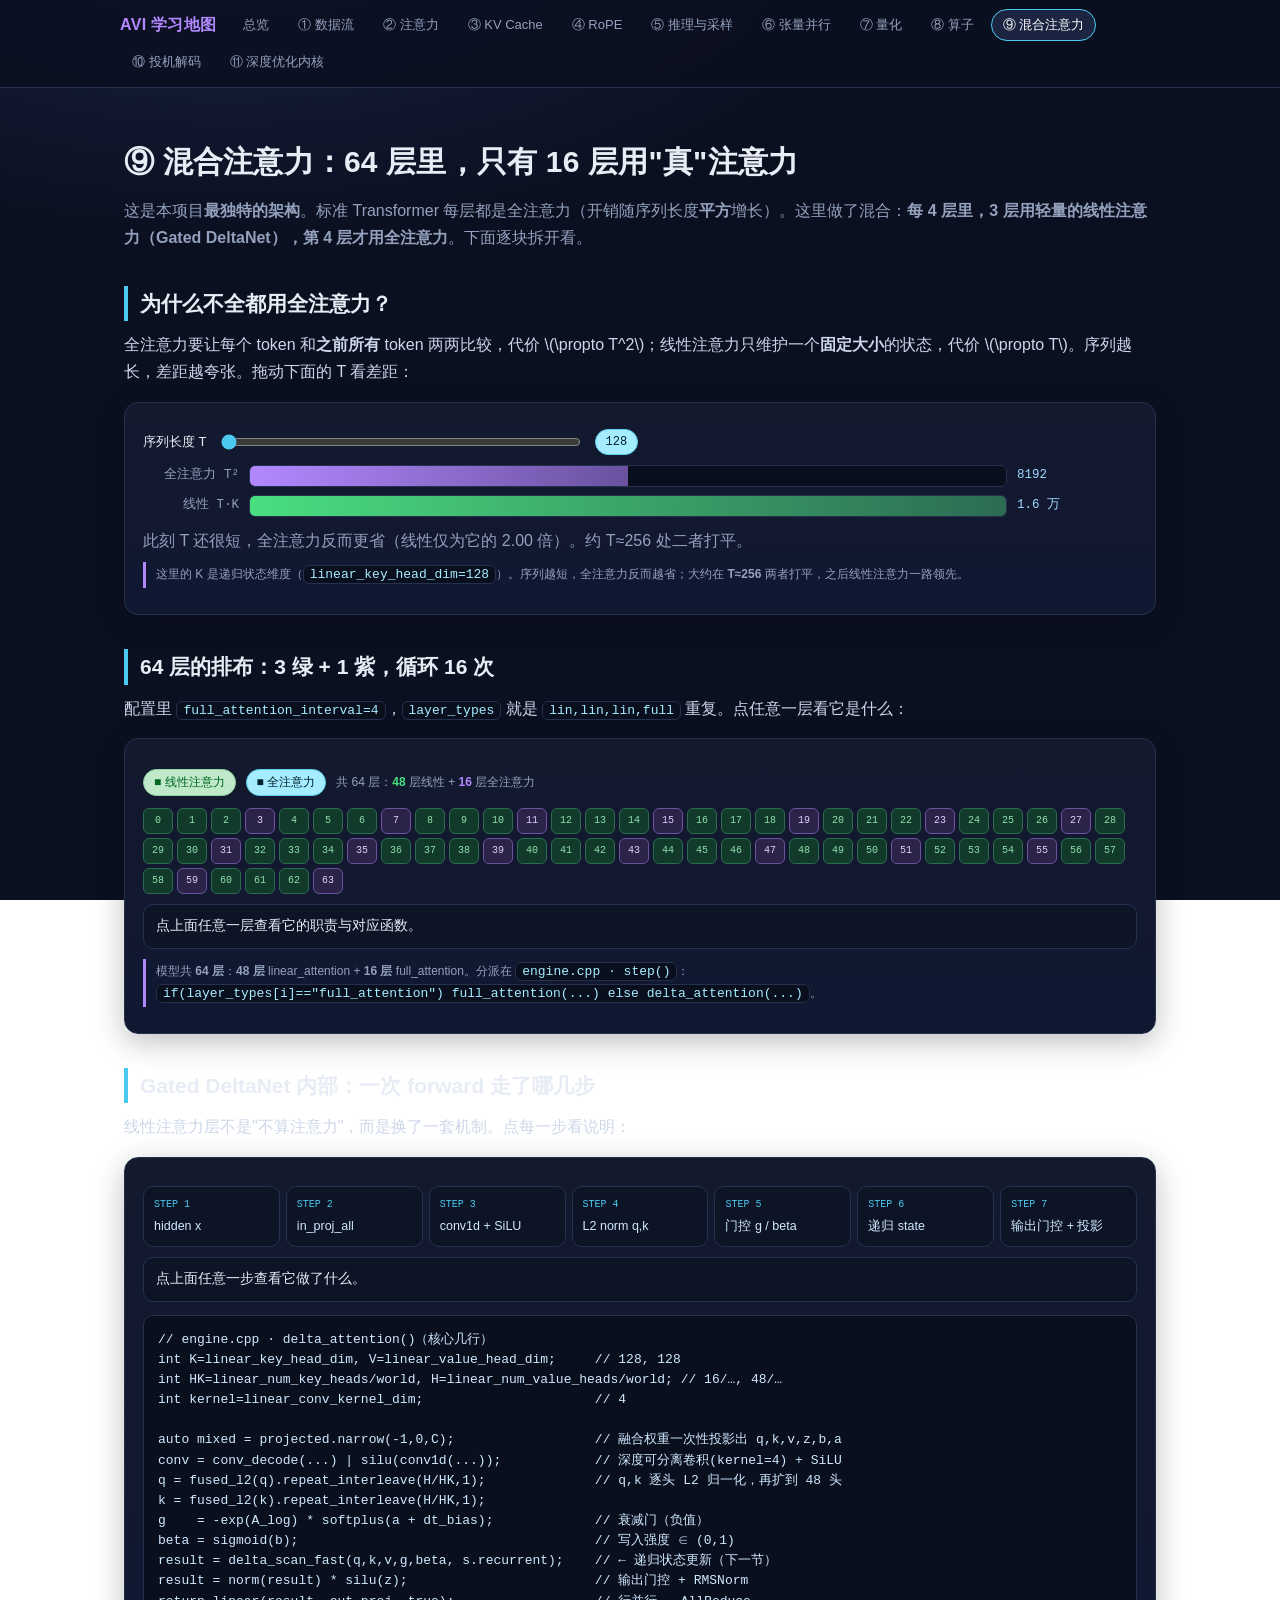
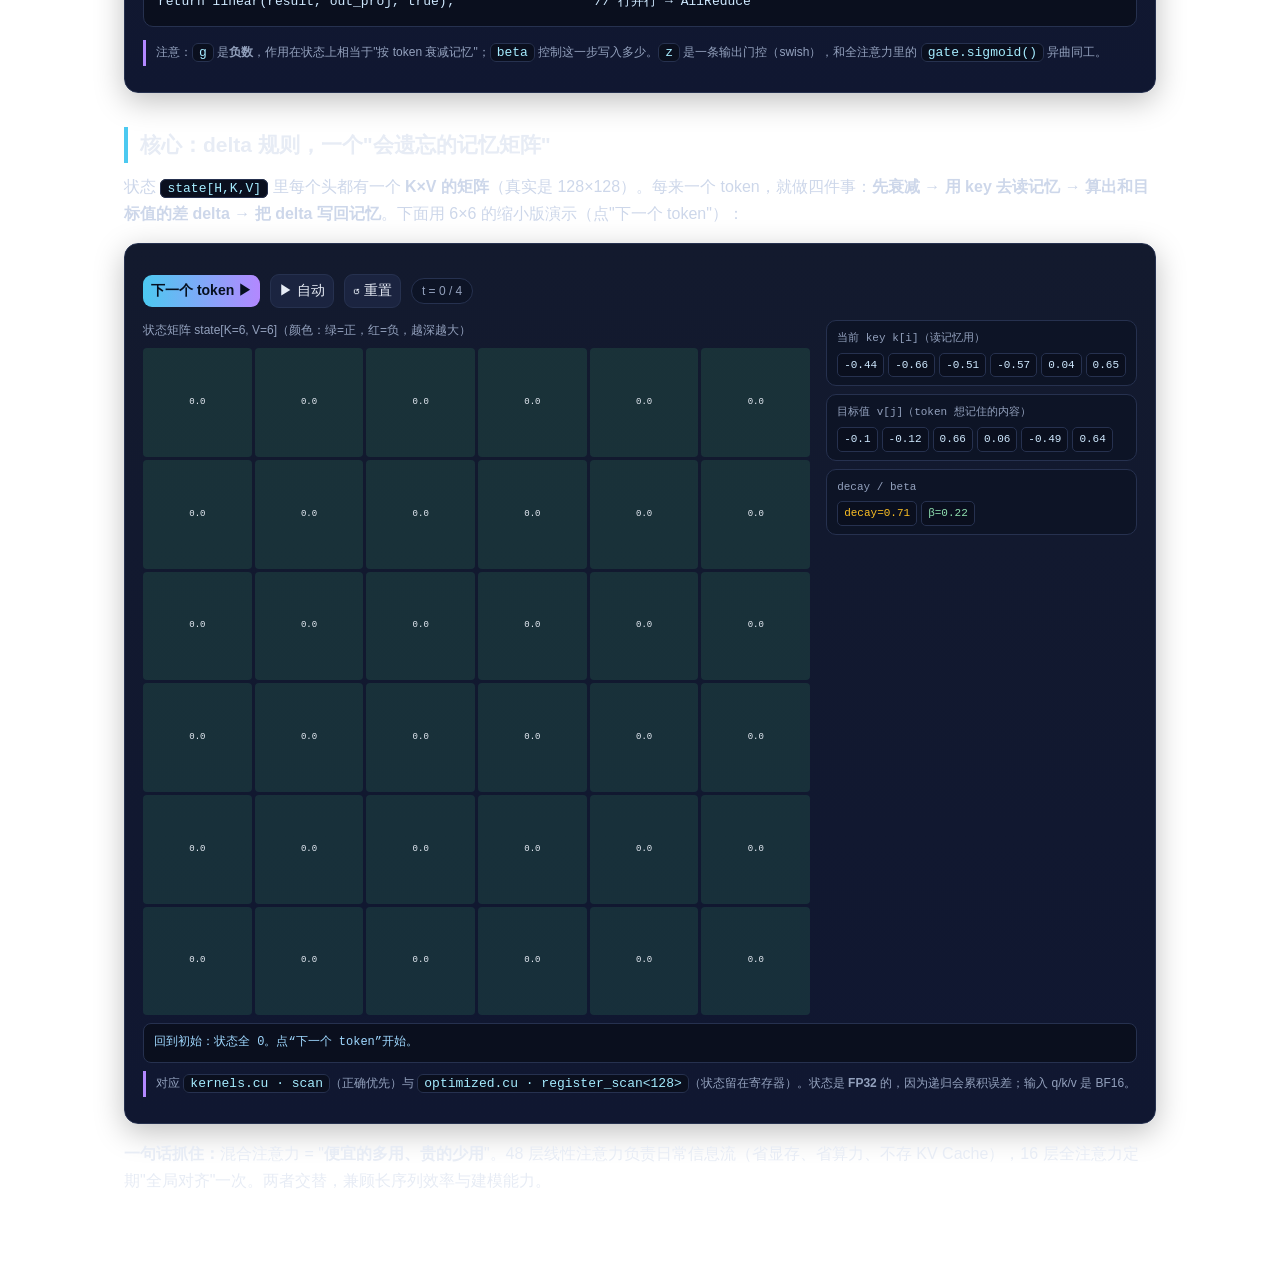
<file: learning/09-hybrid-attention.html>
<!DOCTYPE html>
<html lang="zh-CN">
<head>
<meta charset="UTF-8">
<meta name="viewport" content="width=device-width, initial-scale=1">
<title>⑨ 混合注意力 · AVI 学习地图</title>
<link rel="stylesheet" href="assets/style.css">
<style>
  .layers{display:flex;flex-wrap:wrap;gap:4px;margin:10px 0}
  .lblk{width:30px;height:26px;border-radius:6px;border:1px solid var(--border);cursor:pointer;
    display:flex;align-items:center;justify-content:center;font-size:10px;font-family:var(--mono);transition:.15s}
  .lblk.lin{background:#123a2a;border-color:#2c6b52;color:#8fe0b0}
  .lblk.full{background:#2b2348;border-color:#6a52a0;color:#e0d0ff}
  .lblk:hover{transform:translateY(-2px)}
  .lblk.on{outline:2px solid var(--accent);transform:translateY(-2px)}
  .lblk.off{opacity:.16}
  .band{background:#0d1426;border:1px solid var(--border);border-radius:10px;padding:10px 12px;margin:10px 0;font-size:13.5px}
  .cmp{display:flex;flex-direction:column;gap:8px;margin:10px 0}
  .cmp .ln{display:grid;grid-template-columns:96px 1fr 120px;gap:10px;align-items:center;font-size:12.5px}
  .cmp .nm{color:var(--muted);font-family:var(--mono);text-align:right}
  .cmp .track2{height:22px;border-radius:6px;background:#0a0f1e;border:1px solid var(--border);overflow:hidden}
  .cmp .track2 i{display:block;height:100%;transition:width .25s}
  .cmp .track2 i.f{background:linear-gradient(90deg,#b388ff,#6a52a0)}
  .cmp .track2 i.l{background:linear-gradient(90deg,#4ade80,#2c6b52)}
  .cmp .vv{font-family:var(--mono);color:#9fd8ff}
  .pipe2{display:flex;flex-wrap:wrap;gap:6px;margin:10px 0}
  .stp{flex:1 1 128px;background:#0d1426;border:1px solid var(--border);border-radius:10px;padding:9px 10px;cursor:pointer;transition:.15s}
  .stp:hover{border-color:var(--accent)}
  .stp.on{border-color:var(--accent);background:#12233f;box-shadow:0 0 0 1px var(--accent) inset}
  .stp .no{font-family:var(--mono);font-size:10px;color:var(--accent)}
  .stp .nm{font-size:12.5px;color:#cfe9ff;margin-top:3px}
  .gwrap{display:grid;grid-template-columns:1fr auto;gap:16px;align-items:start}
  @media(max-width:820px){.gwrap{grid-template-columns:1fr}}
  .mgrid{display:grid;gap:3px;margin-top:8px}
  .mcell2{aspect-ratio:1;border-radius:4px;display:flex;align-items:center;justify-content:center;
    font-size:9px;font-family:var(--mono);color:#e7ecf5;transition:background .3s}
  .vecs{display:flex;flex-direction:column;gap:8px}
  .vbox{background:#0d1426;border:1px solid var(--border);border-radius:10px;padding:8px 10px}
  .vbox .t{font-size:11px;color:var(--muted);font-family:var(--mono);margin-bottom:5px}
  .vbox .rowv{display:flex;gap:4px;flex-wrap:wrap}
  .vbox .rowv b{font-family:var(--mono);font-size:11px;font-weight:400;background:#0a0f1e;border:1px solid var(--border);
    border-radius:5px;padding:2px 6px;color:#cfe9ff}
  .log{font-family:var(--mono);font-size:12px;background:#0a0f1e;border:1px solid var(--border);border-radius:8px;
    padding:8px 10px;color:#9fd8ff;margin:8px 0;line-height:1.8}
  .log .hl{color:var(--accent2)}
  button.sel{border-color:var(--accent);color:#fff;background:#12233f}
</style>
</head>
<body>
<nav class="top"><div class="inner">
  <span class="brand">AVI 学习地图</span>
  <a href="index.html">总览</a>
  <a href="01-transformer-flow.html">① 数据流</a>
  <a href="02-attention.html">② 注意力</a>
  <a href="03-kv-cache.html">③ KV Cache</a>
  <a href="04-rope.html">④ RoPE</a>
  <a href="05-inference.html">⑤ 推理与采样</a>
  <a href="06-tensor-parallel.html">⑥ 张量并行</a>
  <a href="07-quantization.html">⑦ 量化</a>
  <a href="08-optimized-cu.html">⑧ 算子</a>
  <a class="active" href="09-hybrid-attention.html">⑨ 混合注意力</a>
  <a href="10-speculative.html">⑩ 投机解码</a>
  <a href="11-deep-optimization.html">⑪ 深度优化内核</a>
</div></nav>

<div class="wrap">
  <h1>⑨ 混合注意力：64 层里，只有 16 层用"真"注意力</h1>
  <p class="lead">这是本项目<strong>最独特的架构</strong>。标准 Transformer 每层都是全注意力（开销随序列长度<b>平方</b>增长）。这里做了混合：<b>每 4 层里，3 层用轻量的线性注意力（Gated DeltaNet），第 4 层才用全注意力</b>。下面逐块拆开看。</p>

  <h2>为什么不全都用全注意力？</h2>
  <p>全注意力要让每个 token 和<b>之前所有</b> token 两两比较，代价 \(\propto T^2\)；线性注意力只维护一个<b>固定大小</b>的状态，代价 \(\propto T\)。序列越长，差距越夸张。拖动下面的 T 看差距：</p>
  <div class="card">
    <div class="ctrl" style="display:flex;align-items:center;gap:12px;margin:8px 0;flex-wrap:wrap">
      <label style="margin:0;width:auto;color:var(--text);font-size:13px">序列长度 T</label>
      <input type="range" id="tEl" min="7" max="15" step="0.25" value="7" style="flex:1;min-width:180px;max-width:360px">
      <span class="pill acc" id="tV" style="font-family:var(--mono)">128</span>
    </div>
    <div class="cmp">
      <div class="ln"><div class="nm">全注意力 T²</div><div class="track2"><i class="f" id="barFull"></i></div><div class="vv" id="cFull">—</div></div>
      <div class="ln"><div class="nm">线性 T·K</div><div class="track2"><i class="l" id="barLin"></i></div><div class="vv" id="cLin">—</div></div>
    </div>
    <p class="muted" id="ratioNote" style="margin:4px 0"></p>
    <div class="filetip">这里的 K 是递归状态维度（<code>linear_key_head_dim=128</code>）。序列越短，全注意力反而越省；大约在 <b>T≈256</b> 两者打平，之后线性注意力一路领先。</div>
  </div>

  <h2>64 层的排布：3 绿 + 1 紫，循环 16 次</h2>
  <p>配置里 <code>full_attention_interval=4</code>，<code>layer_types</code> 就是 <code>lin,lin,lin,full</code> 重复。点任意一层看它是什么：</p>
  <div class="card">
    <div class="row">
      <span class="pill ok">■ 线性注意力</span><span class="pill acc">■ 全注意力</span>
      <span class="muted" style="font-size:12px" id="cnt"></span>
    </div>
    <div class="layers" id="layers"></div>
    <div class="band" id="lInfo">点上面任意一层查看它的职责与对应函数。</div>
    <div class="filetip">模型共 <b>64 层</b>：<b>48 层</b> linear_attention + <b>16 层</b> full_attention。分派在 <code>engine.cpp · step()</code>：<code>if(layer_types[i]=="full_attention") full_attention(...) else delta_attention(...)</code>。</div>
  </div>

  <h2>Gated DeltaNet 内部：一次 forward 走了哪几步</h2>
  <p>线性注意力层不是"不算注意力"，而是换了一套机制。点每一步看说明：</p>
  <div class="card">
    <div class="pipe2" id="pipe2"></div>
    <div class="band" id="stInfo">点上面任意一步查看它做了什么。</div>
    <pre><code>// engine.cpp · delta_attention()（核心几行）
int K=linear_key_head_dim, V=linear_value_head_dim;     // 128, 128
int HK=linear_num_key_heads/world, H=linear_num_value_heads/world; // 16/…, 48/…
int kernel=linear_conv_kernel_dim;                      // 4

auto mixed = projected.narrow(-1,0,C);                  // 融合权重一次性投影出 q,k,v,z,b,a
conv = conv_decode(...) | silu(conv1d(...));            // 深度可分离卷积(kernel=4) + SiLU
q = fused_l2(q).repeat_interleave(H/HK,1);              // q,k 逐头 L2 归一化，再扩到 48 头
k = fused_l2(k).repeat_interleave(H/HK,1);
g    = -exp(A_log) * softplus(a + dt_bias);             // 衰减门（负值）
beta = sigmoid(b);                                      // 写入强度 ∈ (0,1)
result = delta_scan_fast(q,k,v,g,beta, s.recurrent);    // ← 递归状态更新（下一节）
result = norm(result) * silu(z);                        // 输出门控 + RMSNorm
return linear(result, out_proj, true);                  // 行并行 → AllReduce</code></pre>
    <div class="filetip">注意：<code>g</code> 是<b>负数</b>，作用在状态上相当于"按 token 衰减记忆"；<code>beta</code> 控制这一步写入多少。<code>z</code> 是一条输出门控（swish），和全注意力里的 <code>gate.sigmoid()</code> 异曲同工。</div>
  </div>

  <h2>核心：delta 规则，一个"会遗忘的记忆矩阵"</h2>
  <p>状态 <code>state[H,K,V]</code> 里每个头都有一个 <b>K×V 的矩阵</b>（真实是 128×128）。每来一个 token，就做四件事：<b>先衰减 → 用 key 去读记忆 → 算出和目标值的差 delta → 把 delta 写回记忆</b>。下面用 6×6 的缩小版演示（点"下一个 token"）：</p>
  <div class="card">
    <div class="row">
      <button id="dStep" class="primary small">下一个 token ▶</button>
      <button id="dAuto" class="small">▶ 自动</button>
      <button id="dReset" class="small">↺ 重置</button>
      <span class="pill" id="dNote">t = 0 / 4</span>
    </div>
    <div class="gwrap">
      <div>
        <div class="muted" style="font-size:12px">状态矩阵 state[K=6, V=6]（颜色：绿=正，红=负，越深越大）</div>
        <div class="mgrid" id="mgrid" style="grid-template-columns:repeat(6,1fr)"></div>
      </div>
      <div class="vecs">
        <div class="vbox"><div class="t">当前 key k[i]（读记忆用）</div><div class="rowv" id="vk"></div></div>
        <div class="vbox"><div class="t">目标值 v[j]（token 想记住的内容）</div><div class="rowv" id="vv2"></div></div>
        <div class="vbox"><div class="t">decay / beta</div><div class="rowv" id="vg"></div></div>
      </div>
    </div>
    <div class="log" id="dLog">点"下一个 token"开始。每一拍：state ×= decay → 用 k 读出 memory → delta=(v−memory)·β → state += k⊗delta。</div>
    <div class="filetip">对应 <code>kernels.cu · scan</code>（正确优先）与 <code>optimized.cu · register_scan&lt;128&gt;</code>（状态留在寄存器）。状态是 <b>FP32</b> 的，因为递归会累积误差；输入 q/k/v 是 BF16。</div>
  </div>

  <div class="note"><b>一句话抓住：</b>混合注意力 = "<b>便宜的多用、贵的少用</b>"。48 层线性注意力负责日常信息流（省显存、省算力、不存 KV Cache），16 层全注意力定期"全局对齐"一次。两者交替，兼顾长序列效率与建模能力。</div>
</div>

<script>
// ================= §1 复杂度对比 =================
const tEl=document.getElementById("tEl");
function fmtBig(x){
  if(x>=1e8) return (x/1e8).toFixed(2)+" 亿";
  if(x>=1e4) return (x/1e4).toFixed(1)+" 万";
  return Math.round(x).toString();
}
function complexity(){
  const T=Math.round(Math.pow(2,+tEl.value));
  document.getElementById("tV").textContent=T.toLocaleString();
  const full=T*T/2, lin=T*128;
  const mx=Math.max(full,lin);
  document.getElementById("barFull").style.width=(full/mx*100)+"%";
  document.getElementById("barLin").style.width=(lin/mx*100)+"%";
  document.getElementById("cFull").textContent=fmtBig(full);
  document.getElementById("cLin").textContent=fmtBig(lin);
  const r=full/lin;
  document.getElementById("ratioNote").innerHTML = r>=1
    ? `此刻全注意力的相对开销是线性注意力的 <b style="color:#fbbf24">${r.toFixed(1)} 倍</b>。T 越大，倍数越大。`
    : `此刻 T 还很短，全注意力反而更省（线性仅为它的 ${(1/r).toFixed(2)} 倍）。约 T≈256 处二者打平。`;
}
tEl.oninput=complexity;

// ================= §2 层排布 =================
const NL=64;
const isFull=i=> ((i+1)%4===0);
function buildLayers(){
  const box=document.getElementById("layers"); box.innerHTML="";
  for(let i=0;i<NL;i++){
    const d=document.createElement("div");
    d.className="lblk "+(isFull(i)?"full":"lin");
    d.textContent=i;
    d.title=`第 ${i} 层：${isFull(i)?"full_attention":"linear_attention"}`;
    d.onclick=()=>pickLayer(i);
    box.appendChild(d);
  }
  document.getElementById("cnt").innerHTML=`共 64 层：<b style="color:#4ade80">48</b> 层线性 + <b style="color:#b388ff">16</b> 层全注意力`;
}
function pickLayer(i){
  document.querySelectorAll("#layers .lblk").forEach((e,k)=>e.classList.toggle("on",k===i));
  const f=isFull(i);
  document.getElementById("lInfo").innerHTML = f
    ? `<b style="color:#d0b8ff">第 ${i} 层 · full_attention</b>　每 4 层出现 1 次（<code>full_attention_interval=4</code>）。<br>标准注意力：Q/K/V 投影 + mRoPE + KV Cache，<b>24</b> 个 query 头对 <b>4</b> 个 KV 头（GQA）。开销随 T <b style="color:#fbbf24">平方</b>增长。调用 <code>engine.cpp · full_attention()</code>（见 <a href="02-attention.html">第 2 课</a>）。`
    : `<b style="color:#8fe0b0">第 ${i} 层 · linear_attention（Gated DeltaNet）</b>　3/4 的层都是它。<br>不用 KV Cache，只维护固定大小的递归状态 <code>state[H,K,V]</code>；开销随 T <b style="color:#4ade80">线性</b>增长。调用 <code>engine.cpp · delta_attention()</code>。`;
}

// ================= §3 流水线步骤 =================
const STEPS=[
  {nm:"hidden x",       d:"上一层传来的隐藏状态，形状 [T, 5120]。"},
  {nm:"in_proj_all",    d:"一个融合权重一次性投影出 6 组量：q,k,v（2·HK·K + H·V 列）以及 z,b,a。省去多次 kernel 启动。"},
  {nm:"conv1d + SiLU",  d:"深度可分离卷积，kernel=4：让相邻 4 个 token 先“混”一下，再过一个 SiLU。decode 时用 <code>conv_decode</code> 把卷积+激活融成一个 kernel。"},
  {nm:"L2 norm q,k",    d:"把 q、k 逐头做 L2 归一化（<code>fused_l2</code>），再做 repeat_interleave 扩到 48 个值头，与 v 对齐。"},
  {nm:"门控 g / beta",  d:"decay <code>g = −exp(A_log)·softplus(a+dt_bias)</code>（负值，控制遗忘速度）；<code>beta = sigmoid(b)</code>（∈0~1，控制写入强度）。"},
  {nm:"递归 state",     d:"核心：用 delta 规则更新 <code>state[H,K,V]</code>（FP32）。T 个 token 顺序扫过，状态全程复用——这就是它能 O(T) 的原因。"},
  {nm:"输出门控 + 投影", d:"<code>result ⊙ silu(z)</code> → RMSNorm → <code>out_proj</code>（行并行，reduce=true，会触发 <a href='06-tensor-parallel.html'>AllReduce</a>）。"}
];
let stSel=-1;
function buildSteps(){
  const p=document.getElementById("pipe2"); p.innerHTML="";
  STEPS.forEach((s,i)=>{
    const d=document.createElement("div"); d.className="stp";
    d.innerHTML=`<div class="no">STEP ${i+1}</div><div class="nm">${s.nm}</div>`;
    d.onclick=()=>{stSel=i;document.querySelectorAll("#pipe2 .stp").forEach((e,k)=>e.classList.toggle("on",k===i));
      document.getElementById("stInfo").innerHTML=`<b>${i+1}. ${s.nm}</b>　—— ${s.d}`;};
    p.appendChild(d);
  });
}

// ================= §4 delta 规则演示 =================
const GK=6, GV=6, GT=4;
let S,kv,vv,gg,bb,gt,seed;
function rnd(){ seed=(seed*1103515245+12345)&0x7fffffff; return seed/0x7fffffff; }
function initDelta(){
  seed=20260928;
  kv=[],vv=[],gg=[],bb=[];
  for(let t=0;t<GT;t++){
    kv.push(Array.from({length:GK},()=>+(rnd()*1.4-0.7).toFixed(2)));
    vv.push(Array.from({length:GV},()=>+(rnd()*1.4-0.7).toFixed(2)));
    gg.push(+(-0.6*rnd()).toFixed(2));
    bb.push(+(rnd()*0.8+0.2).toFixed(2));
  }
  restartDelta();
}
function restartDelta(){
  S=Array.from({length:GK},()=>new Array(GV).fill(0));
  gt=0; renderDelta(null,null);
  document.getElementById("dNote").textContent="t = 0 / "+GT;
  document.getElementById("dNote").className="pill";
  document.getElementById("dLog").innerHTML="回到初始：状态全 0。点“下一个 token”开始。";
}
function cellCol(v){
  const a=Math.min(1,Math.abs(v)/1.2);
  return v>=0? `rgba(74,222,128,${(0.12+0.72*a).toFixed(2)})` : `rgba(248,113,113,${(0.12+0.72*a).toFixed(2)})`;
}
function renderDelta(){
  const g=document.getElementById("mgrid"); g.innerHTML="";
  for(let i=0;i<GK;i++)for(let j=0;j<GV;j++){
    const c=document.createElement("div"); c.className="mcell2";
    c.style.background=cellCol(S[i][j]);
    c.textContent=S[i][j].toFixed(1);
    c.title=`state[${i}][${j}] = ${S[i][j].toFixed(3)}`;
    g.appendChild(c);
  }
  const t=Math.min(gt,GT-1);
  const fill=(id,arr,fmt)=>{ const b=document.getElementById(id); b.innerHTML="";
    arr.forEach((x,i)=>{ const e=document.createElement("b"); e.textContent=fmt?fmt(x):x; b.appendChild(e); }); };
  fill("vk",kv[t]);
  fill("vv2",vv[t]);
  const gb=document.getElementById("vg"); gb.innerHTML=
    `<b style="color:#fbbf24">decay=${Math.exp(gg[t]).toFixed(2)}</b><b style="color:#8fe0b0">β=${bb[t].toFixed(2)}</b>`;
}
function stepDelta(){
  if(gt>=GT){ document.getElementById("dNote").textContent="已跑完 4 个 token"; document.getElementById("dNote").className="pill ok"; return false; }
  const decay=Math.exp(gg[gt]);
  for(let i=0;i<GK;i++)for(let j=0;j<GV;j++) S[i][j]*=decay;         // 1) 衰减
  const mem=new Array(GV).fill(0);
  for(let j=0;j<GV;j++)for(let i=0;i<GK;i++) mem[j]+=S[i][j]*kv[gt][i]; // 2) 读记忆
  const delta=new Array(GV);
  for(let j=0;j<GV;j++) delta[j]=(vv[gt][j]-mem[j])*bb[gt];           // 3) 算 delta
  for(let j=0;j<GV;j++)for(let i=0;i<GK;i++) S[i][j]+=kv[gt][i]*delta[j]; // 4) 写回
  renderDelta();
  const m0=mem[0].toFixed(2), d0=delta[0].toFixed(2);
  document.getElementById("dLog").innerHTML=
    `t=${gt}　decay=<span class="hl">${decay.toFixed(2)}</span>，β=<span class="hl">${bb[gt].toFixed(2)}</span><br>`+
    `① 记忆衰减：state ×= decay<br>`+
    `② 读出：memory[0]=Σᵢ state[i][0]·k[i]=<span class="hl">${m0}</span>（其余列同理）<br>`+
    `③ 修正量：delta[0]=(v[0]−memory[0])·β=(${vv[gt][0]}−${m0})·${bb[gt].toFixed(2)}=<span class="hl">${d0}</span><br>`+
    `④ 写回：state[i][j] += k[i]·delta[j]　<span style="color:#93a1bd">→ 矩阵颜色已更新</span>`;
  gt++;
  document.getElementById("dNote").textContent="t = "+gt+" / "+GT;
  document.getElementById("dNote").className="pill "+(gt>=GT?"ok":"");
  return true;
}
let dTimer=null;
document.getElementById("dStep").onclick=stepDelta;
document.getElementById("dReset").onclick=()=>{clearInterval(dTimer);dTimer=null;document.getElementById("dAuto").textContent="▶ 自动";restartDelta();};
document.getElementById("dAuto").onclick=function(){
  if(dTimer){clearInterval(dTimer);dTimer=null;this.textContent="▶ 自动";return;}
  this.textContent="⏸ 暂停";
  dTimer=setInterval(()=>{ if(!stepDelta()){clearInterval(dTimer);dTimer=null;document.getElementById("dAuto").textContent="▶ 自动";} },1000);
};

complexity(); buildLayers(); buildSteps(); initDelta();
</script>
</body>
</html>
</file>
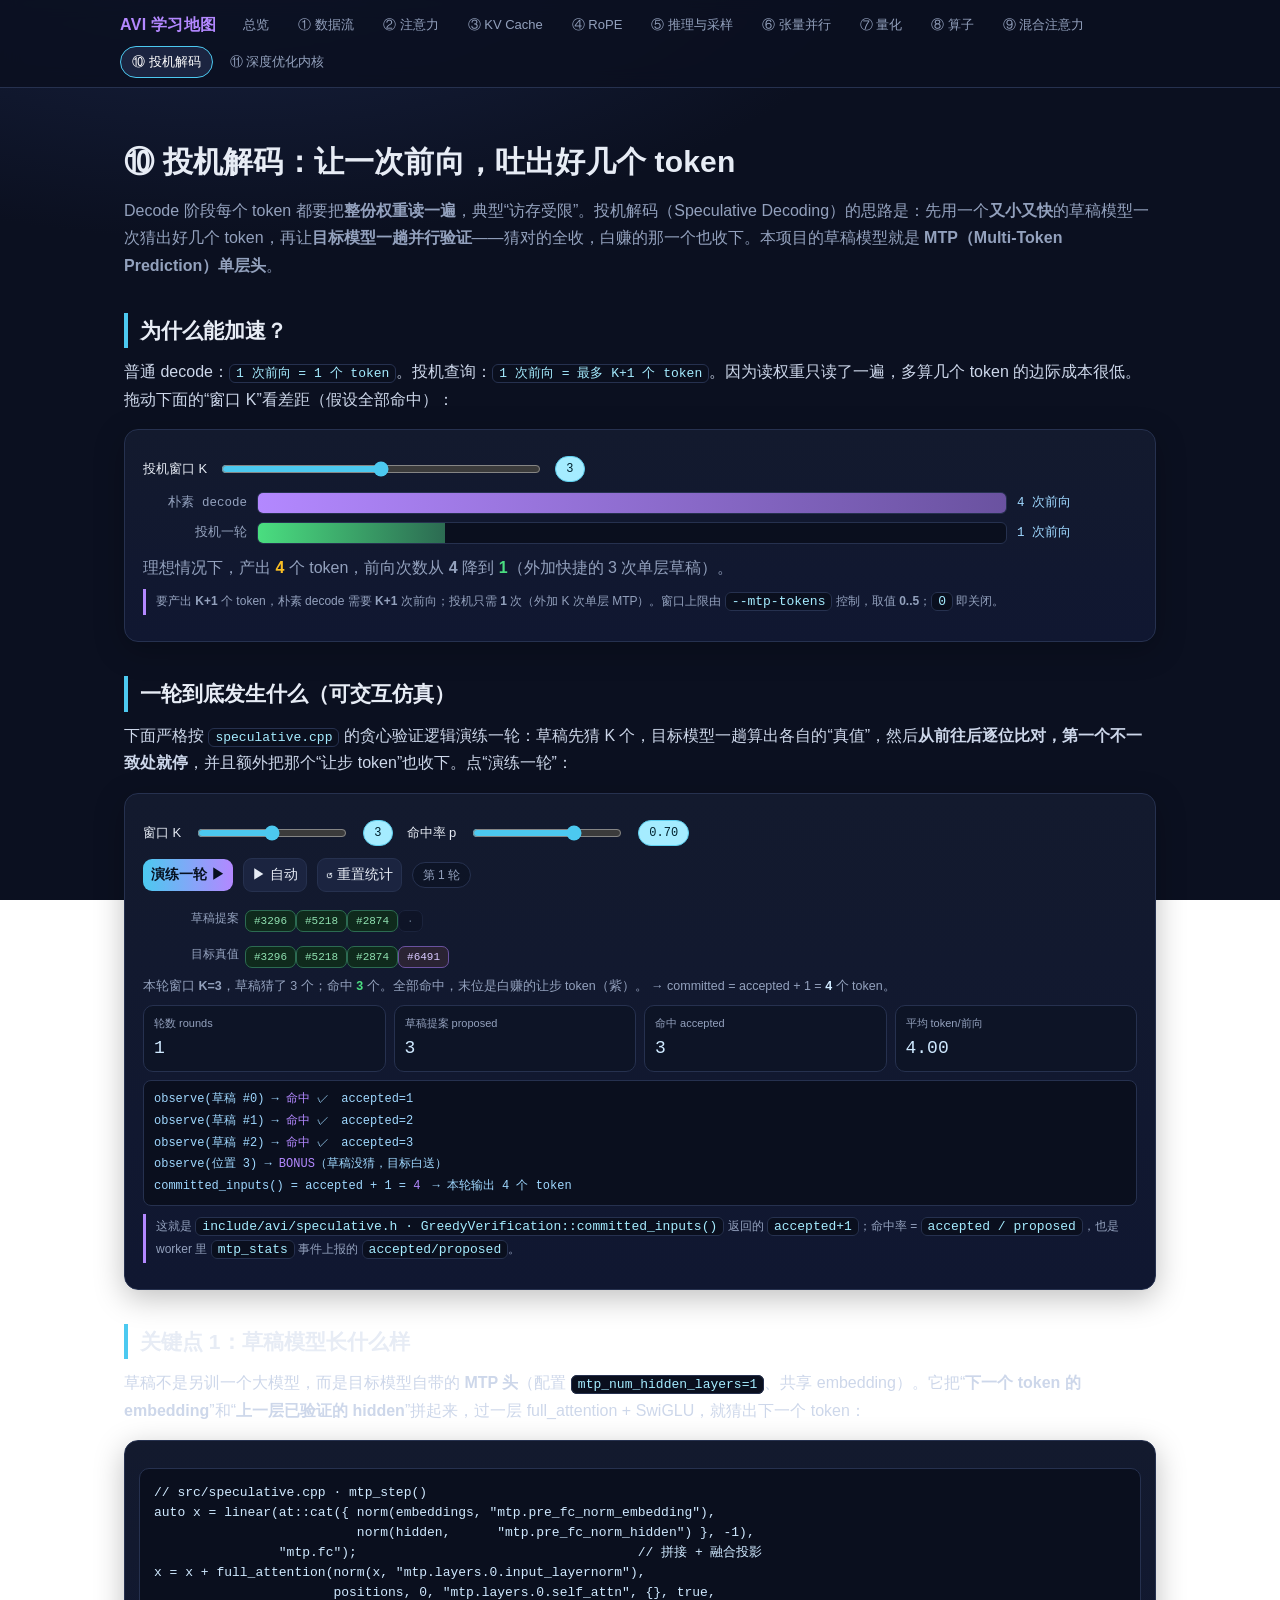
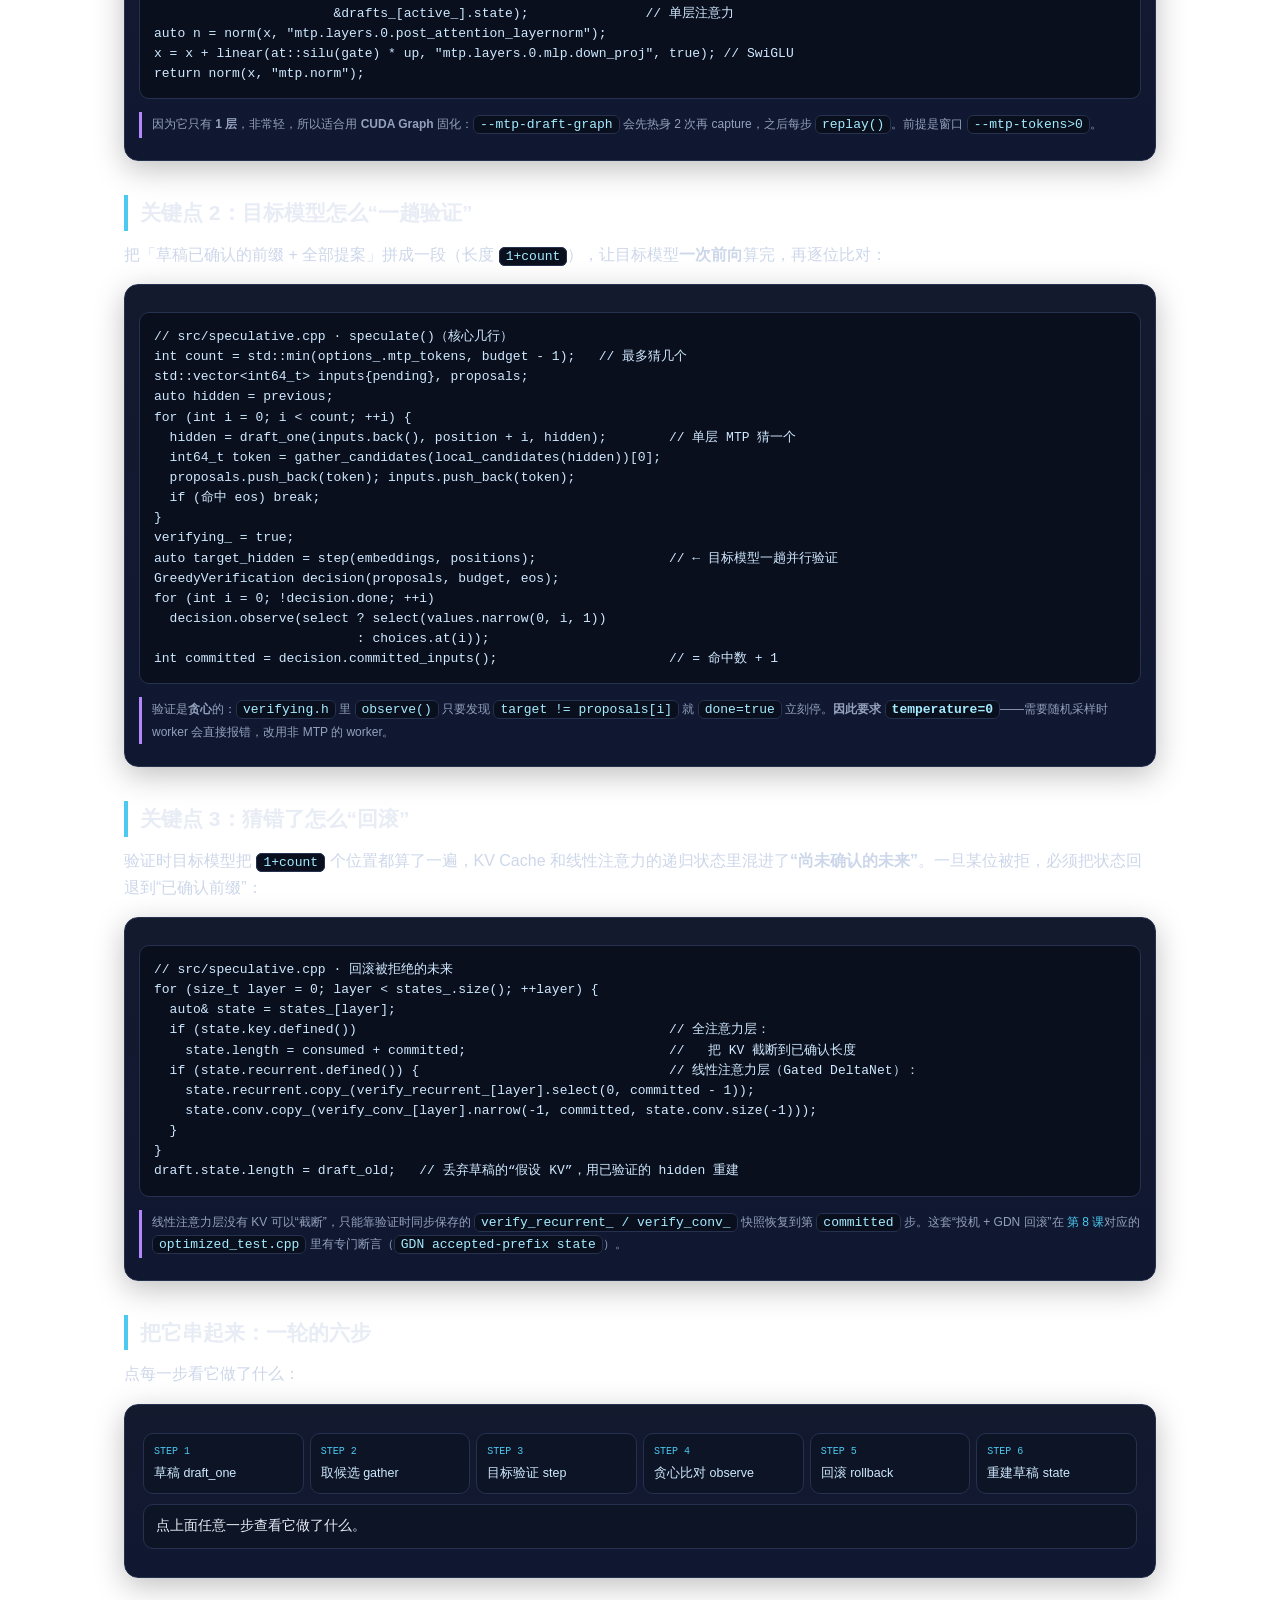
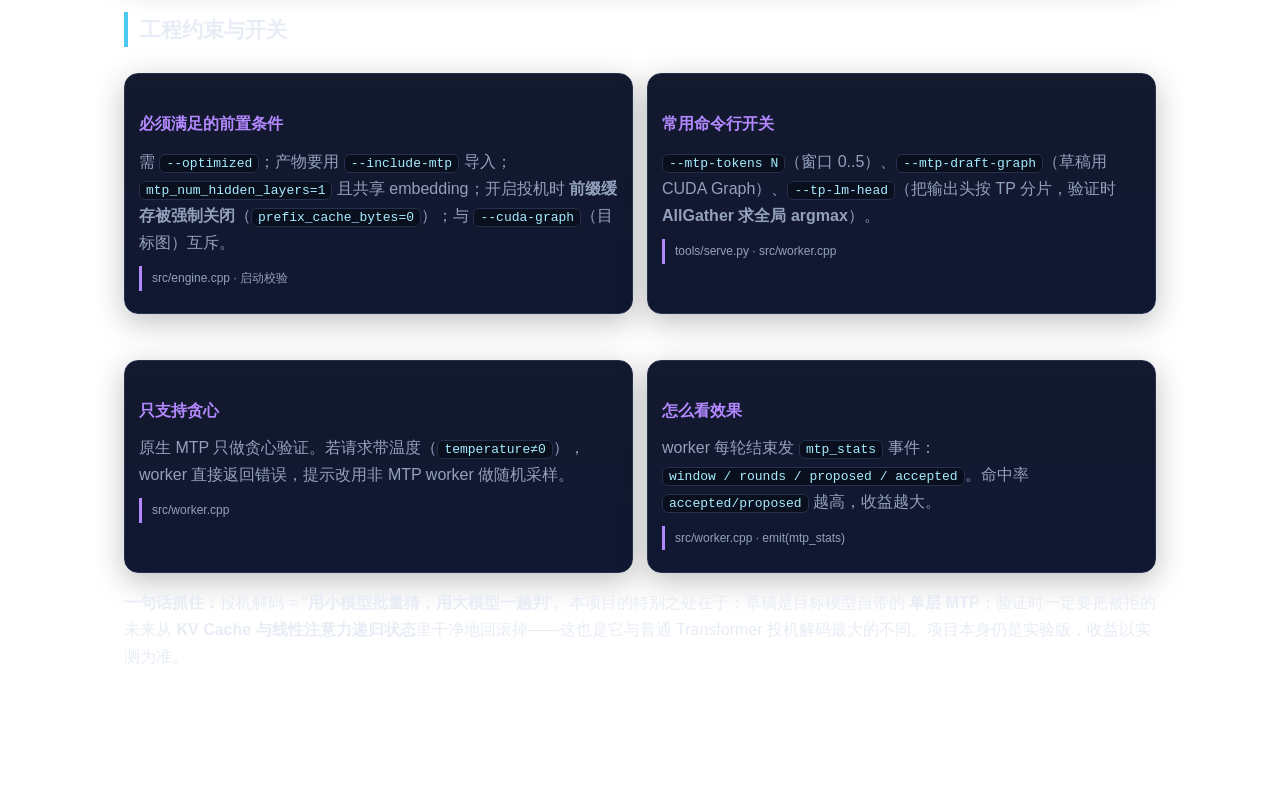
<file: learning/10-speculative.html>
<!DOCTYPE html>
<html lang="zh-CN">
<head>
<meta charset="UTF-8">
<meta name="viewport" content="width=device-width, initial-scale=1">
<title>⑩ 投机解码 · AVI 学习地图</title>
<link rel="stylesheet" href="assets/style.css">
<style>
  .cmp{display:flex;flex-direction:column;gap:8px;margin:10px 0}
  .cmp .ln{display:grid;grid-template-columns:104px 1fr 120px;gap:10px;align-items:center;font-size:12.5px}
  .cmp .nm{color:var(--muted);font-family:var(--mono);text-align:right}
  .cmp .track2{height:22px;border-radius:6px;background:#0a0f1e;border:1px solid var(--border);overflow:hidden}
  .cmp .track2 i{display:block;height:100%;transition:width .25s}
  .cmp .track2 i.f{background:linear-gradient(90deg,#b388ff,#6a52a0)}
  .cmp .track2 i.l{background:linear-gradient(90deg,#4ade80,#2c6b52)}
  .cmp .vv{font-family:var(--mono);color:#9fd8ff}
  .tokrow{display:flex;flex-wrap:wrap;gap:6px;margin:6px 0;min-height:30px;align-items:center}
  .tokrow .lab{width:96px;font-family:var(--mono);font-size:11.5px;color:var(--muted);text-align:right}
  .tok{font-family:var(--mono);font-size:11px;border:1px solid var(--border);border-radius:7px;padding:4px 8px;background:#0a0f1e;color:#cfe9ff;transition:.2s}
  .tok.match{background:#0f2a1c;border-color:#2c6b52;color:#8fe0b0}
  .tok.miss{background:#2a1414;border-color:#7a3030;color:#ff9b9b}
  .tok.bonus{background:#2a2333;border-color:#6a52a0;color:#d8c8ff}
  .tok.muted{opacity:.42}
  .pipe2{display:flex;flex-wrap:wrap;gap:6px;margin:10px 0}
  .stp{flex:1 1 116px;background:#0d1426;border:1px solid var(--border);border-radius:10px;padding:9px 10px;cursor:pointer;transition:.15s}
  .stp:hover{border-color:var(--accent)}
  .stp.on{border-color:var(--accent);background:#12233f;box-shadow:0 0 0 1px var(--accent) inset}
  .stp .no{font-family:var(--mono);font-size:10px;color:var(--accent)}
  .stp .nm2{font-size:12.5px;color:#cfe9ff;margin-top:3px}
  .stat{display:grid;grid-template-columns:repeat(4,1fr);gap:8px;margin:8px 0}
  @media(max-width:820px){.stat{grid-template-columns:repeat(2,1fr)}}
  .stat .b{background:#0d1426;border:1px solid var(--border);border-radius:10px;padding:8px 10px}
  .stat .b .k{font-size:11px;color:var(--muted)}
  .stat .b .v{font-family:var(--mono);font-size:18px;color:#cfe9ff}
  .band{background:#0d1426;border:1px solid var(--border);border-radius:10px;padding:10px 12px;margin:10px 0;font-size:13.5px}
  .log{font-family:var(--mono);font-size:12px;background:#0a0f1e;border:1px solid var(--border);border-radius:8px;padding:8px 10px;color:#9fd8ff;margin:8px 0;line-height:1.8}
  .log .hl{color:var(--accent2)}
</style>
</head>
<body>
<nav class="top"><div class="inner">
  <span class="brand">AVI 学习地图</span>
  <a href="index.html">总览</a>
  <a href="01-transformer-flow.html">① 数据流</a>
  <a href="02-attention.html">② 注意力</a>
  <a href="03-kv-cache.html">③ KV Cache</a>
  <a href="04-rope.html">④ RoPE</a>
  <a href="05-inference.html">⑤ 推理与采样</a>
  <a href="06-tensor-parallel.html">⑥ 张量并行</a>
  <a href="07-quantization.html">⑦ 量化</a>
  <a href="08-optimized-cu.html">⑧ 算子</a>
  <a href="09-hybrid-attention.html">⑨ 混合注意力</a>
  <a class="active" href="10-speculative.html">⑩ 投机解码</a>
  <a href="11-deep-optimization.html">⑪ 深度优化内核</a>
</div></nav>

<div class="wrap">
  <h1>⑩ 投机解码：让一次前向，吐出好几个 token</h1>
  <p class="lead">Decode 阶段每个 token 都要把<b>整份权重读一遍</b>，典型“访存受限”。投机解码（Speculative Decoding）的思路是：先用一个<b>又小又快</b>的草稿模型一次猜出好几个 token，再让<b>目标模型一趟并行验证</b>——猜对的全收，白赚的那一个也收下。本项目的草稿模型就是 <b>MTP（Multi-Token Prediction）单层头</b>。</p>

  <h2>为什么能加速？</h2>
  <p>普通 decode：<code>1 次前向 = 1 个 token</code>。投机查询：<code>1 次前向 = 最多 K+1 个 token</code>。因为读权重只读了一遍，多算几个 token 的边际成本很低。拖动下面的“窗口 K”看差距（假设全部命中）：</p>
  <div class="card">
    <div class="ctrl" style="display:flex;align-items:center;gap:12px;margin:8px 0;flex-wrap:wrap">
      <label style="margin:0;width:auto;color:var(--text);font-size:13px">投机窗口 K</label>
      <input type="range" id="kEl2" min="1" max="5" step="1" value="3" style="flex:1;min-width:160px;max-width:320px">
      <span class="pill acc" id="kVal2" style="font-family:var(--mono)">3</span>
    </div>
    <div class="cmp">
      <div class="ln"><div class="nm">朴素 decode</div><div class="track2"><i class="f" id="barN"></i></div><div class="vv" id="cN">—</div></div>
      <div class="ln"><div class="nm">投机一轮</div><div class="track2"><i class="l" id="barS"></i></div><div class="vv" id="cS">—</div></div>
    </div>
    <p class="muted" id="kNote" style="margin:4px 0"></p>
    <div class="filetip">要产出 <b>K+1</b> 个 token，朴素 decode 需要 <b>K+1</b> 次前向；投机只需 <b>1</b> 次（外加 K 次单层 MTP）。窗口上限由 <code>--mtp-tokens</code> 控制，取值 <b>0..5</b>；<code>0</code> 即关闭。</div>
  </div>

  <h2>一轮到底发生什么（可交互仿真）</h2>
  <p>下面严格按 <code>speculative.cpp</code> 的贪心验证逻辑演练一轮：草稿先猜 K 个，目标模型一趟算出各自的“真值”，然后<b>从前往后逐位比对，第一个不一致处就停</b>，并且额外把那个“让步 token”也收下。点“演练一轮”：</p>
  <div class="card">
    <div class="ctrl" style="display:flex;align-items:center;gap:14px;margin:8px 0;flex-wrap:wrap">
      <label style="margin:0;width:auto;color:var(--text);font-size:13px">窗口 K</label>
      <input type="range" id="kEl" min="1" max="5" step="1" value="3" style="width:150px">
      <span class="pill acc" id="kVal" style="font-family:var(--mono)">3</span>
      <label style="margin:0;width:auto;color:var(--text);font-size:13px">命中率 p</label>
      <input type="range" id="pEl" min="0" max="1" step="0.05" value="0.7" style="width:150px">
      <span class="pill acc" id="pVal" style="font-family:var(--mono)">0.70</span>
    </div>
    <div class="row">
      <button id="runBtn" class="primary small">演练一轮 ▶</button>
      <button id="autoBtn" class="small">▶ 自动</button>
      <button id="resetBtn" class="small">↺ 重置统计</button>
      <span class="pill" id="roundPill">第 0 轮</span>
    </div>

    <div class="tokrow"><span class="lab">草稿提案</span><span id="propRow"></span></div>
    <div class="tokrow"><span class="lab">目标真值</span><span id="tgtRow"></span></div>
    <p class="muted" id="roundNote" style="margin:6px 0;font-size:12.5px">点“演练一轮”开始。绿=命中，红=首个失配（被拒），紫=白赚的让步 token，灰=未轮到。</p>

    <div class="stat">
      <div class="b"><div class="k">轮数 rounds</div><div class="v" id="sRounds">0</div></div>
      <div class="b"><div class="k">草稿提案 proposed</div><div class="v" id="sProp">0</div></div>
      <div class="b"><div class="k">命中 accepted</div><div class="v" id="sAcc">0</div></div>
      <div class="b"><div class="k">平均 token/前向</div><div class="v" id="sTpf">—</div></div>
    </div>
    <div class="log" id="logEl">每轮：<code>committed = accepted + 1</code>。这个 +1 就是“无论草稿对不对，目标模型那一步总会多给出一个正确 token”。</div>
    <div class="filetip">这就是 <code>include/avi/speculative.h · GreedyVerification::committed_inputs()</code> 返回的 <code>accepted+1</code>；命中率 = <code>accepted / proposed</code>，也是 worker 里 <code>mtp_stats</code> 事件上报的 <code>accepted/proposed</code>。</div>
  </div>

  <h2>关键点 1：草稿模型长什么样</h2>
  <p>草稿不是另训一个大模型，而是目标模型自带的 <b>MTP 头</b>（配置 <code>mtp_num_hidden_layers=1</code>、共享 embedding）。它把“<b>下一个 token 的 embedding</b>”和“<b>上一层已验证的 hidden</b>”拼起来，过一层 full_attention + SwiGLU，就猜出下一个 token：</p>
  <div class="card tight">
    <pre><code>// src/speculative.cpp · mtp_step()
auto x = linear(at::cat({ norm(embeddings, "mtp.pre_fc_norm_embedding"),
                          norm(hidden,      "mtp.pre_fc_norm_hidden") }, -1),
                "mtp.fc");                                    // 拼接 + 融合投影
x = x + full_attention(norm(x, "mtp.layers.0.input_layernorm"),
                       positions, 0, "mtp.layers.0.self_attn", {}, true,
                       &drafts_[active_].state);               // 单层注意力
auto n = norm(x, "mtp.layers.0.post_attention_layernorm");
x = x + linear(at::silu(gate) * up, "mtp.layers.0.mlp.down_proj", true); // SwiGLU
return norm(x, "mtp.norm");</code></pre>
    <div class="filetip">因为它只有 <b>1 层</b>，非常轻，所以适合用 <b>CUDA Graph</b> 固化：<code>--mtp-draft-graph</code> 会先热身 2 次再 capture，之后每步 <code>replay()</code>。前提是窗口 <code>--mtp-tokens&gt;0</code>。</div>
  </div>

  <h2>关键点 2：目标模型怎么“一趟验证”</h2>
  <p>把「草稿已确认的前缀 + 全部提案」拼成一段（长度 <code>1+count</code>），让目标模型<b>一次前向</b>算完，再逐位比对：</p>
  <div class="card tight">
    <pre><code>// src/speculative.cpp · speculate()（核心几行）
int count = std::min(options_.mtp_tokens, budget - 1);   // 最多猜几个
std::vector&lt;int64_t&gt; inputs{pending}, proposals;
auto hidden = previous;
for (int i = 0; i &lt; count; ++i) {
  hidden = draft_one(inputs.back(), position + i, hidden);        // 单层 MTP 猜一个
  int64_t token = gather_candidates(local_candidates(hidden))[0];
  proposals.push_back(token); inputs.push_back(token);
  if (命中 eos) break;
}
verifying_ = true;
auto target_hidden = step(embeddings, positions);                 // ← 目标模型一趟并行验证
GreedyVerification decision(proposals, budget, eos);
for (int i = 0; !decision.done; ++i)
  decision.observe(select ? select(values.narrow(0, i, 1))
                          : choices.at(i));
int committed = decision.committed_inputs();                      // = 命中数 + 1</code></pre>
    <div class="filetip">验证是<b>贪心</b>的：<code>verifying.h</code> 里 <code>observe()</code> 只要发现 <code>target != proposals[i]</code> 就 <code>done=true</code> 立刻停。<b>因此要求 <code>temperature=0</code></b>——需要随机采样时 worker 会直接报错，改用非 MTP 的 worker。</div>
  </div>

  <h2>关键点 3：猜错了怎么“回滚”</h2>
  <p>验证时目标模型把 <code>1+count</code> 个位置都算了一遍，KV Cache 和线性注意力的递归状态里混进了<b>“尚未确认的未来”</b>。一旦某位被拒，必须把状态回退到“已确认前缀”：</p>
  <div class="card tight">
    <pre><code>// src/speculative.cpp · 回滚被拒绝的未来
for (size_t layer = 0; layer &lt; states_.size(); ++layer) {
  auto&amp; state = states_[layer];
  if (state.key.defined())                                        // 全注意力层：
    state.length = consumed + committed;                          //   把 KV 截断到已确认长度
  if (state.recurrent.defined()) {                                // 线性注意力层（Gated DeltaNet）：
    state.recurrent.copy_(verify_recurrent_[layer].select(0, committed - 1));
    state.conv.copy_(verify_conv_[layer].narrow(-1, committed, state.conv.size(-1)));
  }
}
draft.state.length = draft_old;   // 丢弃草稿的“假设 KV”，用已验证的 hidden 重建</code></pre>
    <div class="filetip">线性注意力层没有 KV 可以“截断”，只能靠验证时同步保存的 <code>verify_recurrent_ / verify_conv_</code> 快照恢复到第 <code>committed</code> 步。这套“投机 + GDN 回滚”在 <a href="08-optimized-cu.html">第 8 课</a>对应的 <code>optimized_test.cpp</code> 里有专门断言（<code>GDN accepted-prefix state</code>）。</div>
  </div>

  <h2>把它串起来：一轮的六步</h2>
  <p>点每一步看它做了什么：</p>
  <div class="card">
    <div class="pipe2" id="pipe2"></div>
    <div class="band" id="stInfo">点上面任意一步查看它做了什么。</div>
  </div>

  <h2>工程约束与开关</h2>
  <div class="grid g2">
    <div class="card tight">
      <h3>必须满足的前置条件</h3>
      <p class="muted">需 <code>--optimized</code>；产物要用 <code>--include-mtp</code> 导入；<code>mtp_num_hidden_layers=1</code> 且共享 embedding；开启投机时 <b>前缀缓存被强制关闭</b>（<code>prefix_cache_bytes=0</code>）；与 <code>--cuda-graph</code>（目标图）互斥。</p>
      <div class="filetip">src/engine.cpp · 启动校验</div>
    </div>
    <div class="card tight">
      <h3>常用命令行开关</h3>
      <p class="muted"><code>--mtp-tokens N</code>（窗口 0..5）、<code>--mtp-draft-graph</code>（草稿用 CUDA Graph）、<code>--tp-lm-head</code>（把输出头按 TP 分片，验证时 <b>AllGather 求全局 argmax</b>）。</p>
      <div class="filetip">tools/serve.py · src/worker.cpp</div>
    </div>
    <div class="card tight">
      <h3>只支持贪心</h3>
      <p class="muted">原生 MTP 只做贪心验证。若请求带温度（<code>temperature≠0</code>），worker 直接返回错误，提示改用非 MTP worker 做随机采样。</p>
      <div class="filetip">src/worker.cpp</div>
    </div>
    <div class="card tight">
      <h3>怎么看效果</h3>
      <p class="muted">worker 每轮结束发 <code>mtp_stats</code> 事件：<code>window / rounds / proposed / accepted</code>。命中率 <code>accepted/proposed</code> 越高，收益越大。</p>
      <div class="filetip">src/worker.cpp · emit(mtp_stats)</div>
    </div>
  </div>

  <div class="note"><b>一句话抓住：</b>投机解码 = “<b>用小模型批量猜，用大模型一趟判</b>”。本项目的特别之处在于：草稿是目标模型自带的 <b>单层 MTP</b>；验证时一定要把被拒的未来从 <b>KV Cache 与线性注意力递归状态</b>里干净地回滚掉——这也是它与普通 Transformer 投机解码最大的不同。项目本身仍是实验版，收益以实测为准。</div>
</div>

<script>
// ================= §1 窗口收益对比 =================
const kEl2=document.getElementById("kEl2");
function speedup(){
  const K=+kEl2.value;
  document.getElementById("kVal2").textContent=K;
  const naive=K+1, spec=1;                 // 产出 K+1 个 token
  const mx=Math.max(naive,spec);
  document.getElementById("barN").style.width=(naive/mx*100)+"%";
  document.getElementById("barS").style.width=(spec/mx*100)+"%";
  document.getElementById("cN").textContent=naive+" 次前向";
  document.getElementById("cS").textContent=spec+" 次前向";
  document.getElementById("kNote").innerHTML=
    `理想情况下，产出 <b style="color:#fbbf24">${K+1}</b> 个 token，前向次数从 <b>${naive}</b> 降到 <b style="color:#4ade80">1</b>（外加快捷的 ${K} 次单层草稿）。`;
}
kEl2.oninput=speedup;

// ================= §2 一轮仿真（复刻 GreedyVerification） =================
const kEl=document.getElementById("kEl"), pEl=document.getElementById("pEl");
const kVal=document.getElementById("kVal"), pVal=document.getElementById("pVal");
const propRow=document.getElementById("propRow"), tgtRow=document.getElementById("tgtRow");
const roundNote=document.getElementById("roundNote"), roundPill=document.getElementById("roundPill");
const logEl=document.getElementById("logEl");
const sRounds=document.getElementById("sRounds"), sProp=document.getElementById("sProp"),
      sAcc=document.getElementById("sAcc"), sTpf=document.getElementById("sTpf");
let agg={rounds:0,proposed:0,accepted:0,committed:0};
function syncLabels(){ kVal.textContent=kEl.value; pVal.textContent=(+pEl.value).toFixed(2); }
function randTok(){ return 1+Math.floor(Math.random()*9000); }
function chip(txt,cls){ const s=document.createElement("span"); s.className="tok "+(cls||""); s.textContent=txt; return s; }
function renderStats(){
  sRounds.textContent=agg.rounds; sProp.textContent=agg.proposed; sAcc.textContent=agg.accepted;
  sTpf.textContent=agg.rounds?(agg.committed/agg.rounds).toFixed(2):"—";
}
function oneRound(){
  syncLabels();
  const K=+kEl.value, p=+pEl.value;
  const proposals=[]; for(let i=0;i<K;i++) proposals.push(randTok());
  // 命中的前缀长度 m：逐位以概率 p 命中，直到首次失配
  let m=0; for(let i=0;i<K;i++){ if(Math.random()<p) m++; else break; }
  const target=[]; for(let i=0;i<m;i++) target.push(proposals[i]);
  if(m<K){ let t; do{ t=randTok(); }while(t===proposals[m]); target.push(t); }
  else { target.push(randTok()); }        // 全命中：多一个“让步 token”
  const accepted=m, committed=m+1;
  agg.rounds++; agg.proposed+=K; agg.accepted+=accepted; agg.committed+=committed;
  renderStats();
  roundPill.textContent="第 "+agg.rounds+" 轮";
  // 渲染两行对齐
  propRow.innerHTML=""; tgtRow.innerHTML="";
  const cols=Math.max(K, committed);
  for(let i=0;i<cols;i++){
    const pv=i<K?proposals[i]:null, tv=i<target.length?target[i]:null;
    let pCls="", tCls="";
    if(i<m){ pCls="match"; tCls="match"; }
    else if(i===m){ if(m<K){ pCls="miss"; tCls="miss"; } else { pCls="muted"; tCls="bonus"; } }
    else { pCls="muted"; tCls="muted"; }
    propRow.appendChild(pv==null?chip("·","muted"):chip("#"+pv,pCls));
    tgtRow.appendChild(tv==null?chip("·","muted"):chip("#"+tv,tCls));
  }
  roundNote.innerHTML=`本轮窗口 <b>K=${K}</b>，草稿猜了 ${K} 个；命中 <b style="color:#4ade80">${accepted}</b> 个。`
    + (m<K?`第 ${m} 位被拒（红）。`:`全部命中，末位是白赚的让步 token（紫）。`)
    + ` → committed = accepted + 1 = <b style="color:#cfe9ff">${committed}</b> 个 token。`;
  let lines=[];
  for(let i=0;i<m;i++) lines.push(`observe(草稿 #${i}) → <span class="hl">命中</span> ✓　accepted=${i+1}`);
  if(m<K) lines.push(`observe(位置 ${m}) → <span style="color:#ff9b9b">失配</span> ✗　done = true`);
  else lines.push(`observe(位置 ${m}) → <span class="hl">BONUS</span>（草稿没猜，目标白送）`);
  lines.push(`committed_inputs() = accepted + 1 = <span class="hl">${committed}</span>　→ 本轮输出 ${committed} 个 token`);
  logEl.innerHTML=lines.join("<br>");
}
let autoTimer=null;
document.getElementById("runBtn").onclick=oneRound;
document.getElementById("resetBtn").onclick=()=>{
  clearInterval(autoTimer); autoTimer=null; document.getElementById("autoBtn").textContent="▶ 自动";
  agg={rounds:0,proposed:0,accepted:0,committed:0}; renderStats();
  propRow.innerHTML=""; tgtRow.innerHTML=""; roundPill.textContent="第 0 轮";
  roundNote.textContent="统计已重置。点“演练一轮”重新开始。";
  logEl.innerHTML="committed = accepted + 1。";
};
document.getElementById("autoBtn").onclick=function(){
  if(autoTimer){ clearInterval(autoTimer); autoTimer=null; this.textContent="▶ 自动"; return; }
  this.textContent="⏸ 暂停";
  autoTimer=setInterval(oneRound,1000);
};
kEl.oninput=syncLabels; pEl.oninput=syncLabels;

// ================= §3 六步流水线 =================
const STEPS=[
  {nm:"草稿 draft_one", d:"用单层 MTP 连猜 <code>count = min(mtp_tokens, budget-1)</code> 个 token；每一步都可以用 CUDA Graph 固化成一次 <code>replay()</code>。"},
  {nm:"取候选 gather",  d:"对草稿 hidden 过 <code>lm_head</code> 取 argmax。开了 <code>--tp-lm-head</code> 时，各 rank 只算自己那片词表，再用 <b>NCCL AllGather</b> 拼出全局最大，保证与目标一致。"},
  {nm:"目标验证 step",  d:"把 <code>[pending] + proposals</code> 拼成 <code>1+count</code> 个位置，目标模型<b>一次前向</b>全算完（mRoPE 位置按 3 轴重复）。"},
  {nm:"贪心比对 observe", d:"<code>GreedyVerification</code> 逐位比较：<code>target==proposals[i]</code> 记一次 accepted，首个不等即 <code>done</code>。"},
  {nm:"回滚 rollback",  d:"全注意力层把 KV 截断到 <code>consumed+committed</code>；线性注意力层用验证时保存的快照恢复递归状态。"},
  {nm:"重建草稿 state", d:"丢弃草稿的“假设 KV”（<code>draft.state.length=draft_old</code>），用<b>已验证</b>的目标 hidden 走一步 MTP，作为下一轮的起点。"}
];
function buildPipe(){
  const p=document.getElementById("pipe2"); p.innerHTML="";
  STEPS.forEach((s,i)=>{
    const d=document.createElement("div"); d.className="stp";
    d.innerHTML=`<div class="no">STEP ${i+1}</div><div class="nm2">${s.nm}</div>`;
    d.onclick=()=>{ document.querySelectorAll("#pipe2 .stp").forEach((e,k)=>e.classList.toggle("on",k===i));
      document.getElementById("stInfo").innerHTML=`<b>${i+1}. ${s.nm}</b>　—— ${s.d}`; };
    p.appendChild(d);
  });
}

speedup(); syncLabels(); renderStats(); buildPipe(); oneRound();
</script>
</body>
</html>
</file>
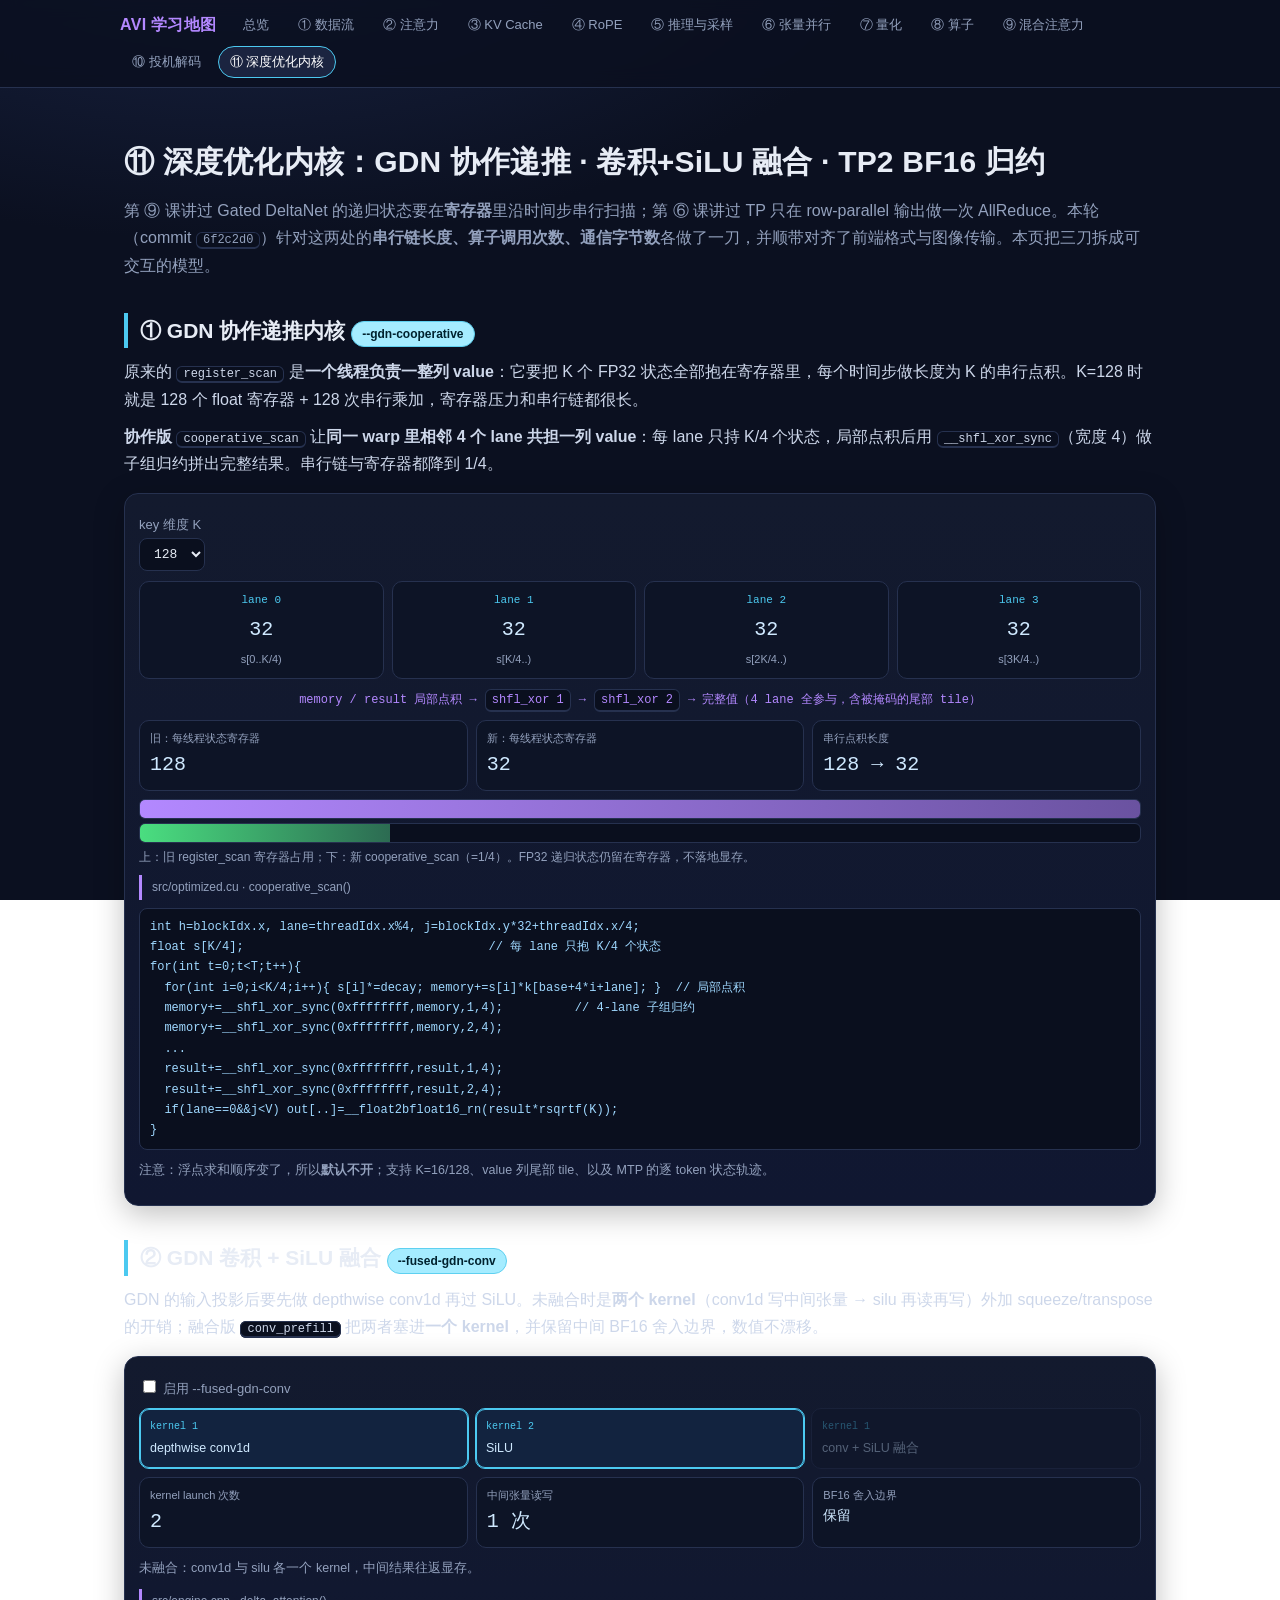
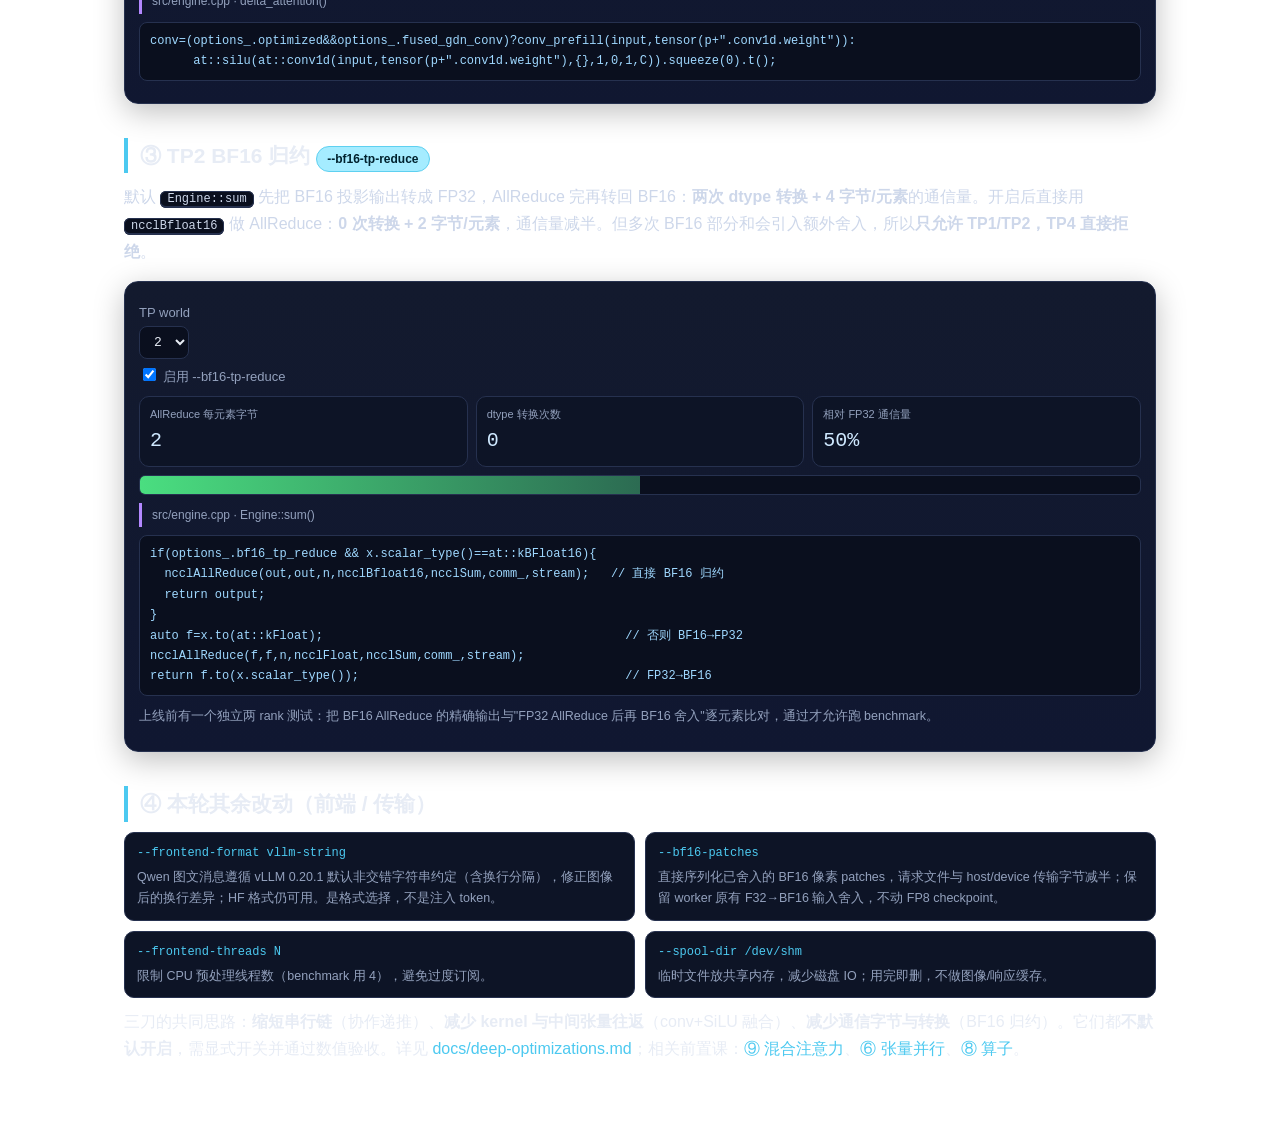
<file: learning/11-deep-optimization.html>
<!DOCTYPE html>
<html lang="zh-CN">
<head>
<meta charset="UTF-8">
<meta name="viewport" content="width=device-width, initial-scale=1">
<title>⑪ 深度优化内核 · AVI 学习地图</title>
<link rel="stylesheet" href="assets/style.css">
<style>
  .lane{display:grid;grid-template-columns:repeat(4,1fr);gap:8px;margin:10px 0}
  .lane .lc{background:#0d1426;border:1px solid var(--border);border-radius:10px;padding:9px 10px;text-align:center}
  .lane .lc .id{font-family:var(--mono);font-size:11px;color:var(--accent)}
  .lane .lc .rg{font-family:var(--mono);font-size:20px;color:#cfe9ff;margin:3px 0}
  .lane .lc .cap{font-size:11px;color:var(--muted)}
  .shuf{display:flex;align-items:center;gap:8px;justify-content:center;margin:6px 0;font-family:var(--mono);font-size:12px;color:var(--accent2)}
  .bar{height:20px;border-radius:6px;background:#0a0f1e;border:1px solid var(--border);overflow:hidden;margin:4px 0}
  .bar i{display:block;height:100%;transition:width .25s}
  .bar i.old{background:linear-gradient(90deg,#b388ff,#6a52a0)}
  .bar i.new{background:linear-gradient(90deg,#4ade80,#2c6b52)}
  .kv{display:grid;grid-template-columns:repeat(3,1fr);gap:8px;margin:8px 0}
  @media(max-width:820px){.kv{grid-template-columns:1fr}}
  .kv .b{background:#0d1426;border:1px solid var(--border);border-radius:10px;padding:8px 10px}
  .kv .b .k{font-size:11px;color:var(--muted)}
  .kv .b .v{font-family:var(--mono);font-size:20px;color:#cfe9ff}
  .kern{display:flex;flex-wrap:wrap;gap:6px;margin:8px 0}
  .kern .kx{flex:1 1 120px;background:#0d1426;border:1px solid var(--border);border-radius:10px;padding:9px 10px;transition:.15s}
  .kern .kx.on{border-color:var(--accent);background:#12233f;box-shadow:0 0 0 1px var(--accent) inset}
  .kern .kx.off{opacity:.35}
  .kern .kx .no{font-family:var(--mono);font-size:10px;color:var(--accent)}
  .kern .kx .nm{font-size:12.5px;color:#cfe9ff;margin-top:3px}
  .warnbox{display:none;background:#2a1414;border:1px solid #7a3030;border-radius:10px;padding:9px 12px;color:#ff9b9b;font-size:13px;margin:8px 0}
  .sw{display:grid;grid-template-columns:repeat(2,1fr);gap:10px;margin:10px 0}
  @media(max-width:820px){.sw{grid-template-columns:1fr}}
  .sw .s{background:#0d1426;border:1px solid var(--border);border-radius:10px;padding:10px 12px}
  .sw .s .flag{font-family:var(--mono);font-size:12px;color:var(--accent)}
  .sw .s .d{font-size:12.5px;color:var(--muted);margin-top:4px}
  .log{font-family:var(--mono);font-size:12px;background:#0a0f1e;border:1px solid var(--border);border-radius:8px;padding:8px 10px;color:#9fd8ff;margin:8px 0;line-height:1.7;overflow-x:auto;white-space:pre}
</style>
</head>
<body>
<nav class="top"><div class="inner">
  <span class="brand">AVI 学习地图</span>
  <a href="index.html">总览</a>
  <a href="01-transformer-flow.html">① 数据流</a>
  <a href="02-attention.html">② 注意力</a>
  <a href="03-kv-cache.html">③ KV Cache</a>
  <a href="04-rope.html">④ RoPE</a>
  <a href="05-inference.html">⑤ 推理与采样</a>
  <a href="06-tensor-parallel.html">⑥ 张量并行</a>
  <a href="07-quantization.html">⑦ 量化</a>
  <a href="08-optimized-cu.html">⑧ 算子</a>
  <a href="09-hybrid-attention.html">⑨ 混合注意力</a>
  <a href="10-speculative.html">⑩ 投机解码</a>
  <a class="active" href="11-deep-optimization.html">⑪ 深度优化内核</a>
</div></nav>

<div class="wrap">
  <h1>⑪ 深度优化内核：GDN 协作递推 · 卷积+SiLU 融合 · TP2 BF16 归约</h1>
  <p class="lead">第 ⑨ 课讲过 Gated DeltaNet 的递归状态要在<b>寄存器</b>里沿时间步串行扫描；第 ⑥ 课讲过 TP 只在 row-parallel 输出做一次 AllReduce。本轮（commit <span class="kbd">6f2c2d0</span>）针对这两处的<b>串行链长度、算子调用次数、通信字节数</b>各做了一刀，并顺带对齐了前端格式与图像传输。本页把三刀拆成可交互的模型。</p>

  <h2>① GDN 协作递推内核 <span class="pill acc">--gdn-cooperative</span></h2>
  <p>原来的 <span class="kbd">register_scan</span> 是<b>一个线程负责一整列 value</b>：它要把 K 个 FP32 状态全部抱在寄存器里，每个时间步做长度为 K 的串行点积。K=128 时就是 128 个 float 寄存器 + 128 次串行乘加，寄存器压力和串行链都很长。</p>
  <p><b>协作版</b> <span class="kbd">cooperative_scan</span> 让<b>同一 warp 里相邻 4 个 lane 共担一列 value</b>：每 lane 只持 K/4 个状态，局部点积后用 <span class="kbd">__shfl_xor_sync</span>（宽度 4）做子组归约拼出完整结果。串行链与寄存器都降到 1/4。</p>
  <div class="card tight">
    <div class="ctrl">
      <label>key 维度 K</label>
      <select id="kSel"><option value="16">16</option><option value="128" selected>128</option></select>
    </div>
    <div class="lane">
      <div class="lc"><div class="id">lane 0</div><div class="rg" id="r0">32</div><div class="cap">s[0..K/4)</div></div>
      <div class="lc"><div class="id">lane 1</div><div class="rg" id="r1">32</div><div class="cap">s[K/4..)</div></div>
      <div class="lc"><div class="id">lane 2</div><div class="rg" id="r2">32</div><div class="cap">s[2K/4..)</div></div>
      <div class="lc"><div class="id">lane 3</div><div class="rg" id="r3">32</div><div class="cap">s[3K/4..)</div></div>
    </div>
    <div class="shuf">memory / result 局部点积 → <span class="kbd">shfl_xor 1</span> → <span class="kbd">shfl_xor 2</span> → 完整值（4 lane 全参与，含被掩码的尾部 tile）</div>
    <div class="kv">
      <div class="b"><div class="k">旧：每线程状态寄存器</div><div class="v" id="regOld">128</div></div>
      <div class="b"><div class="k">新：每线程状态寄存器</div><div class="v" id="regNew">32</div></div>
      <div class="b"><div class="k">串行点积长度</div><div class="v"><span id="chainOld">128</span> → <span id="chainNew">32</span></div></div>
    </div>
    <div class="bar"><i class="old" id="barOld" style="width:100%"></i></div>
    <div class="bar"><i class="new" id="barNew" style="width:25%"></i></div>
    <div class="muted" style="font-size:12px">上：旧 register_scan 寄存器占用；下：新 cooperative_scan（=1/4）。FP32 递归状态仍留在寄存器，不落地显存。</div>
    <div class="filetip">src/optimized.cu · cooperative_scan()</div>
    <div class="log">int h=blockIdx.x, lane=threadIdx.x%4, j=blockIdx.y*32+threadIdx.x/4;
float s[K/4];                                  // 每 lane 只抱 K/4 个状态
for(int t=0;t&lt;T;t++){
  for(int i=0;i&lt;K/4;i++){ s[i]*=decay; memory+=s[i]*k[base+4*i+lane]; }  // 局部点积
  memory+=__shfl_xor_sync(0xffffffff,memory,1,4);          // 4-lane 子组归约
  memory+=__shfl_xor_sync(0xffffffff,memory,2,4);
  ...
  result+=__shfl_xor_sync(0xffffffff,result,1,4);
  result+=__shfl_xor_sync(0xffffffff,result,2,4);
  if(lane==0&amp;&amp;j&lt;V) out[..]=__float2bfloat16_rn(result*rsqrtf(K));
}</div>
    <p class="muted" style="font-size:12.5px">注意：浮点求和顺序变了，所以<b>默认不开</b>；支持 K=16/128、value 列尾部 tile、以及 MTP 的逐 token 状态轨迹。</p>
  </div>

  <h2>② GDN 卷积 + SiLU 融合 <span class="pill acc">--fused-gdn-conv</span></h2>
  <p>GDN 的输入投影后要先做 depthwise conv1d 再过 SiLU。未融合时是<b>两个 kernel</b>（conv1d 写中间张量 → silu 再读再写）外加 squeeze/transpose 的开销；融合版 <span class="kbd">conv_prefill</span> 把两者塞进<b>一个 kernel</b>，并保留中间 BF16 舍入边界，数值不漂移。</p>
  <div class="card tight">
    <div class="ctrl"><label><input type="checkbox" id="fuseTgl"> 启用 --fused-gdn-conv</label></div>
    <div class="kern" id="kernRow">
      <div class="kx on" id="kConv"><div class="no">kernel 1</div><div class="nm">depthwise conv1d</div></div>
      <div class="kx on" id="kSilu"><div class="no">kernel 2</div><div class="nm">SiLU</div></div>
      <div class="kx on" id="kFuse"><div class="no">kernel 1</div><div class="nm">conv + SiLU 融合</div></div>
    </div>
    <div class="kv">
      <div class="b"><div class="k">kernel launch 次数</div><div class="v" id="launchN">2</div></div>
      <div class="b"><div class="k">中间张量读写</div><div class="v" id="midN">1 次</div></div>
      <div class="b"><div class="k">BF16 舍入边界</div><div class="v" style="font-size:14px" id="roundN">保留</div></div>
    </div>
    <p class="muted" id="fuseDesc" style="font-size:12.5px">未融合：conv1d 与 silu 各一个 kernel，中间结果往返显存。</p>
    <div class="filetip">src/engine.cpp · delta_attention()</div>
    <div class="log">conv=(options_.optimized&amp;&amp;options_.fused_gdn_conv)?conv_prefill(input,tensor(p+".conv1d.weight")):
      at::silu(at::conv1d(input,tensor(p+".conv1d.weight"),{},1,0,1,C)).squeeze(0).t();</div>
  </div>

  <h2>③ TP2 BF16 归约 <span class="pill acc">--bf16-tp-reduce</span></h2>
  <p>默认 <span class="kbd">Engine::sum</span> 先把 BF16 投影输出转成 FP32，AllReduce 完再转回 BF16：<b>两次 dtype 转换 + 4 字节/元素</b>的通信量。开启后直接用 <span class="kbd">ncclBfloat16</span> 做 AllReduce：<b>0 次转换 + 2 字节/元素</b>，通信量减半。但多次 BF16 部分和会引入额外舍入，所以<b>只允许 TP1/TP2，TP4 直接拒绝</b>。</p>
  <div class="card tight">
    <div class="ctrl">
      <label>TP world</label>
      <select id="wSel"><option value="1">1</option><option value="2" selected>2</option><option value="4">4</option></select>
      <label><input type="checkbox" id="bf16Tgl" checked> 启用 --bf16-tp-reduce</label>
    </div>
    <div class="kv">
      <div class="b"><div class="k">AllReduce 每元素字节</div><div class="v" id="bytesN">2</div></div>
      <div class="b"><div class="k">dtype 转换次数</div><div class="v" id="convN">0</div></div>
      <div class="b"><div class="k">相对 FP32 通信量</div><div class="v" id="ratioN">50%</div></div>
    </div>
    <div class="bar"><i class="new" id="payload" style="width:50%"></i></div>
    <div class="warnbox" id="tpWarn">TP4 被拒绝：多个 BF16 部分和会引入额外舍入。引擎在构造时即 <span class="kbd">TORCH_CHECK(!bf16_tp_reduce || world&lt;=2)</span>。</div>
    <div class="filetip">src/engine.cpp · Engine::sum()</div>
    <div class="log">if(options_.bf16_tp_reduce &amp;&amp; x.scalar_type()==at::kBFloat16){
  ncclAllReduce(out,out,n,ncclBfloat16,ncclSum,comm_,stream);   // 直接 BF16 归约
  return output;
}
auto f=x.to(at::kFloat);                                          // 否则 BF16→FP32
ncclAllReduce(f,f,n,ncclFloat,ncclSum,comm_,stream);
return f.to(x.scalar_type());                                     // FP32→BF16</div>
    <p class="muted" style="font-size:12.5px">上线前有一个独立两 rank 测试：把 BF16 AllReduce 的精确输出与"FP32 AllReduce 后再 BF16 舍入"逐元素比对，通过才允许跑 benchmark。</p>
  </div>

  <h2>④ 本轮其余改动（前端 / 传输）</h2>
  <div class="sw">
    <div class="s"><div class="flag">--frontend-format vllm-string</div><div class="d">Qwen 图文消息遵循 vLLM 0.20.1 默认非交错字符串约定（含换行分隔），修正图像后的换行差异；HF 格式仍可用。是格式选择，不是注入 token。</div></div>
    <div class="s"><div class="flag">--bf16-patches</div><div class="d">直接序列化已舍入的 BF16 像素 patches，请求文件与 host/device 传输字节减半；保留 worker 原有 F32→BF16 输入舍入，不动 FP8 checkpoint。</div></div>
    <div class="s"><div class="flag">--frontend-threads N</div><div class="d">限制 CPU 预处理线程数（benchmark 用 4），避免过度订阅。</div></div>
    <div class="s"><div class="flag">--spool-dir /dev/shm</div><div class="d">临时文件放共享内存，减少磁盘 IO；用完即删，不做图像/响应缓存。</div></div>
  </div>

  <div class="note">
    三刀的共同思路：<b>缩短串行链</b>（协作递推）、<b>减少 kernel 与中间张量往返</b>（conv+SiLU 融合）、<b>减少通信字节与转换</b>（BF16 归约）。它们都<b>不默认开启</b>，需显式开关并通过数值验收。详见 <a href="../docs/deep-optimizations.md">docs/deep-optimizations.md</a>；相关前置课：<a href="09-hybrid-attention.html">⑨ 混合注意力</a>、<a href="06-tensor-parallel.html">⑥ 张量并行</a>、<a href="08-optimized-cu.html">⑧ 算子</a>。
  </div>
</div>

<script>
function $(id){return document.getElementById(id);}
// ① cooperative
var kSel=$('kSel');
function updCoop(){
  var K=+kSel.value,q=K/4;
  $('r0').textContent=q;$('r1').textContent=q;$('r2').textContent=q;$('r3').textContent=q;
  $('regOld').textContent=K;$('regNew').textContent=q;
  $('chainOld').textContent=K;$('chainNew').textContent=q;
  $('barNew').style.width='25%';
}
kSel.addEventListener('change',updCoop);updCoop();
// ② fusion
var fuseTgl=$('fuseTgl');
function updFuse(){
  var f=fuseTgl.checked;
  $('kConv').className='kx '+(f?'off':'on');
  $('kSilu').className='kx '+(f?'off':'on');
  $('kFuse').className='kx '+(f?'on':'off');
  $('launchN').textContent=f?'1':'2';
  $('midN').textContent=f?'0 次':'1 次';
  $('roundN').textContent='保留';
  $('fuseDesc').textContent=f?'融合：单个 CUDA kernel 内完成 depthwise conv + SiLU，中间结果不出寄存器/共享内存，保留 BF16 舍入边界。':'未融合：conv1d 与 silu 各一个 kernel，中间结果往返显存。';
}
fuseTgl.addEventListener('change',updFuse);updFuse();
// ③ tp reduce
var wSel=$('wSel'),bf16Tgl=$('bf16Tgl');
function updTp(){
  var w=+wSel.value,bf=bf16Tgl.checked;
  $('tpWarn').style.display=(bf&&w>2)?'block':'none';
  var bytes=bf?2:4;
  $('bytesN').textContent=bytes;
  $('convN').textContent=bf?0:2;
  $('ratioN').textContent=(bytes/4*100)+'%';
  $('payload').style.width=(bytes/4*100)+'%';
}
wSel.addEventListener('change',updTp);bf16Tgl.addEventListener('change',updTp);updTp();
</script>
</body>
</html>
</file>
<file: learning/assets/style.css>
/* ===== AVI 学习地图 · 共享样式 ===== */
:root{
  --bg:#0b1020; --panel:#131a2e; --panel2:#1b2440; --border:#26314f;
  --text:#e7ecf5; --muted:#93a1bd;
  --accent:#4cc9f0; --accent2:#b388ff; --ok:#4ade80; --warn:#fbbf24; --danger:#f87171;
  --mono:ui-monospace,SFMono-Regular,Menlo,Consolas,"Courier New",monospace;
}
*{box-sizing:border-box}
html{scroll-behavior:smooth}
body{
  margin:0;color:var(--text);line-height:1.7;
  background:radial-gradient(1200px 600px at 18% -12%,#1a2547 0,#0b1020 58%) fixed;
  font-family:-apple-system,BlinkMacSystemFont,"Segoe UI","PingFang SC","Microsoft YaHei",sans-serif;
}
a{color:var(--accent);text-decoration:none}
a:hover{text-decoration:underline}
.wrap{max-width:1080px;margin:0 auto;padding:26px 24px 80px}

/* 顶部导航 */
nav.top{position:sticky;top:0;z-index:50;background:rgba(11,16,32,.86);
  backdrop-filter:blur(10px);border-bottom:1px solid var(--border)}
nav.top .inner{max-width:1080px;margin:0 auto;padding:9px 20px;display:flex;flex-wrap:wrap;gap:5px;align-items:center}
nav.top .brand{font-weight:800;margin-right:10px;color:var(--accent2);letter-spacing:.3px}
nav.top a{padding:4px 11px;border-radius:999px;color:var(--muted);font-size:13px;border:1px solid transparent}
nav.top a:hover{color:var(--text);background:var(--panel2);text-decoration:none}
nav.top a.active{color:#fff;background:var(--panel2);border-color:var(--accent)}

h1{font-size:30px;margin:22px 0 6px;letter-spacing:.2px}
h2{font-size:21px;margin:34px 0 10px;border-left:4px solid var(--accent);padding-left:12px}
h3{font-size:16px;margin:22px 0 6px;color:var(--accent2)}
p{color:#cdd7ea;margin:10px 0}
.lead{color:var(--muted);font-size:16px}
small{color:var(--muted)}

.card{background:linear-gradient(180deg,var(--panel),#101731);border:1px solid var(--border);
  border-radius:14px;padding:18px;margin:16px 0;box-shadow:0 8px 30px rgba(0,0,0,.25)}
.card.tight{padding:14px}
.grid{display:grid;gap:14px}
.g2{grid-template-columns:1fr 1fr}
.g3{grid-template-columns:repeat(3,1fr)}
.g4{grid-template-columns:repeat(4,1fr)}
@media(max-width:820px){.g2,.g3,.g4{grid-template-columns:1fr}}

code,.mono{font-family:var(--mono);font-size:13px}
code{background:#0a0f1e;border:1px solid var(--border);border-radius:6px;padding:1px 6px;color:#a5ecff;white-space:nowrap}
pre{background:#0a0f1e;border:1px solid var(--border);border-radius:10px;padding:14px;overflow:auto;line-height:1.55}
pre code{background:none;border:none;padding:0;color:#cfe9ff;white-space:pre}

button{font-family:inherit;background:var(--panel2);color:var(--text);border:1px solid var(--border);
  border-radius:10px;padding:8px 14px;cursor:pointer;font-size:14px;transition:.15s}
button:hover{border-color:var(--accent);color:#fff}
button:disabled{opacity:.45;cursor:not-allowed}
button.primary{background:linear-gradient(90deg,var(--accent),var(--accent2));color:#06101f;border:none;font-weight:700}
button.small{padding:7px 8px;border-radius:9px;font-size:14px}
.row{display:flex;gap:10px;flex-wrap:wrap;align-items:center;margin:12px 0}
.pill{display:inline-block;padding:2px 10px;border-radius:999px;font-size:12px;border:1px solid var(--border);color:var(--muted);background:#0d1426}
.pill.ok{color:#062;background:#bfe9c9;border-color:#8fd6a2}
.pill.warn{color:#3a2a00;background:#ffe6a8;border-color:#e9c96b}
.pill.danger{color:#3a0000;background:#ffc9c9;border-color:#f09a9a}
.pill.acc{color:#00222e;background:#a5ecff;border-color:#5ed0f0}

label{color:var(--muted);font-size:13px;display:block;margin:6px 0 2px}
input[type=range]{width:100%;accent-color:var(--accent)}
input[type=number],input[type=text],select{background:#0a0f1e;border:1px solid var(--border);color:var(--text);
  border-radius:8px;padding:7px 10px;font-family:var(--mono);font-size:13px}
.filetip{font-size:12px;color:var(--muted);border-left:3px solid var(--accent2);padding:2px 0 2px 10px;margin:8px 0}

hr{border:none;border-top:1px dashed var(--border);margin:26px 0}
.kbd{font-family:var(--mono);background:#0a0f1e;border:1px solid var(--border);border-bottom-width:2px;
  border-radius:6px;padding:0 6px;font-size:12px}
.tag{display:inline-block;padding:1px 8px;border-radius:6px;font-size:11px;font-family:var(--mono)}
.tag.p{background:#1f2a4a;color:#8fb4ff}     /* prefill */
.tag.d{background:#3a2450;color:#d0a8ff}     /* decode */
.tag.f{background:#123a2a;color:#7be0a8}     /* fused */
.muted{color:var(--muted)}
.center{text-align:center}
canvas{max-width:100%}
.legend{display:flex;gap:14px;flex-wrap:wrap;font-size:12px;color:var(--muted);margin-top:8px}
.legend b{display:inline-block;width:12px;height:12px;border-radius:3px;vertical-align:-2px;margin-right:5px}
</file>
